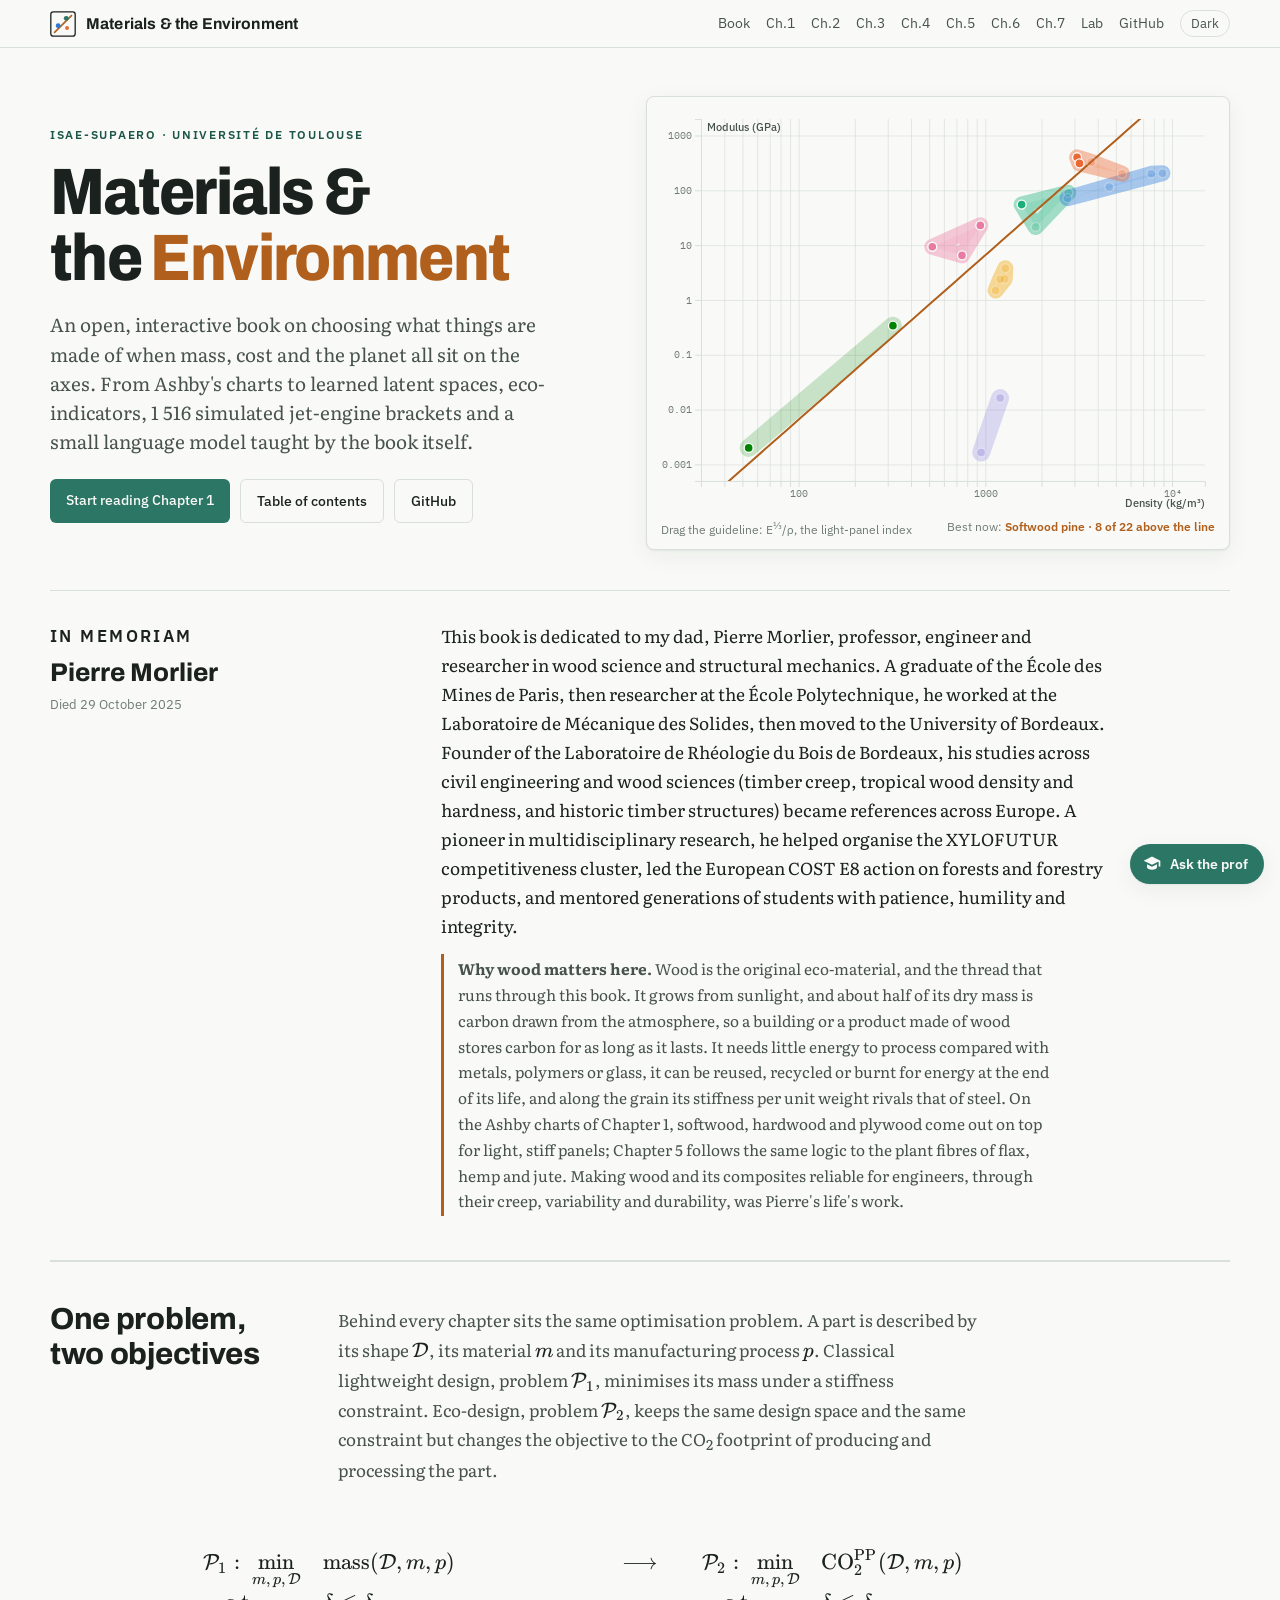
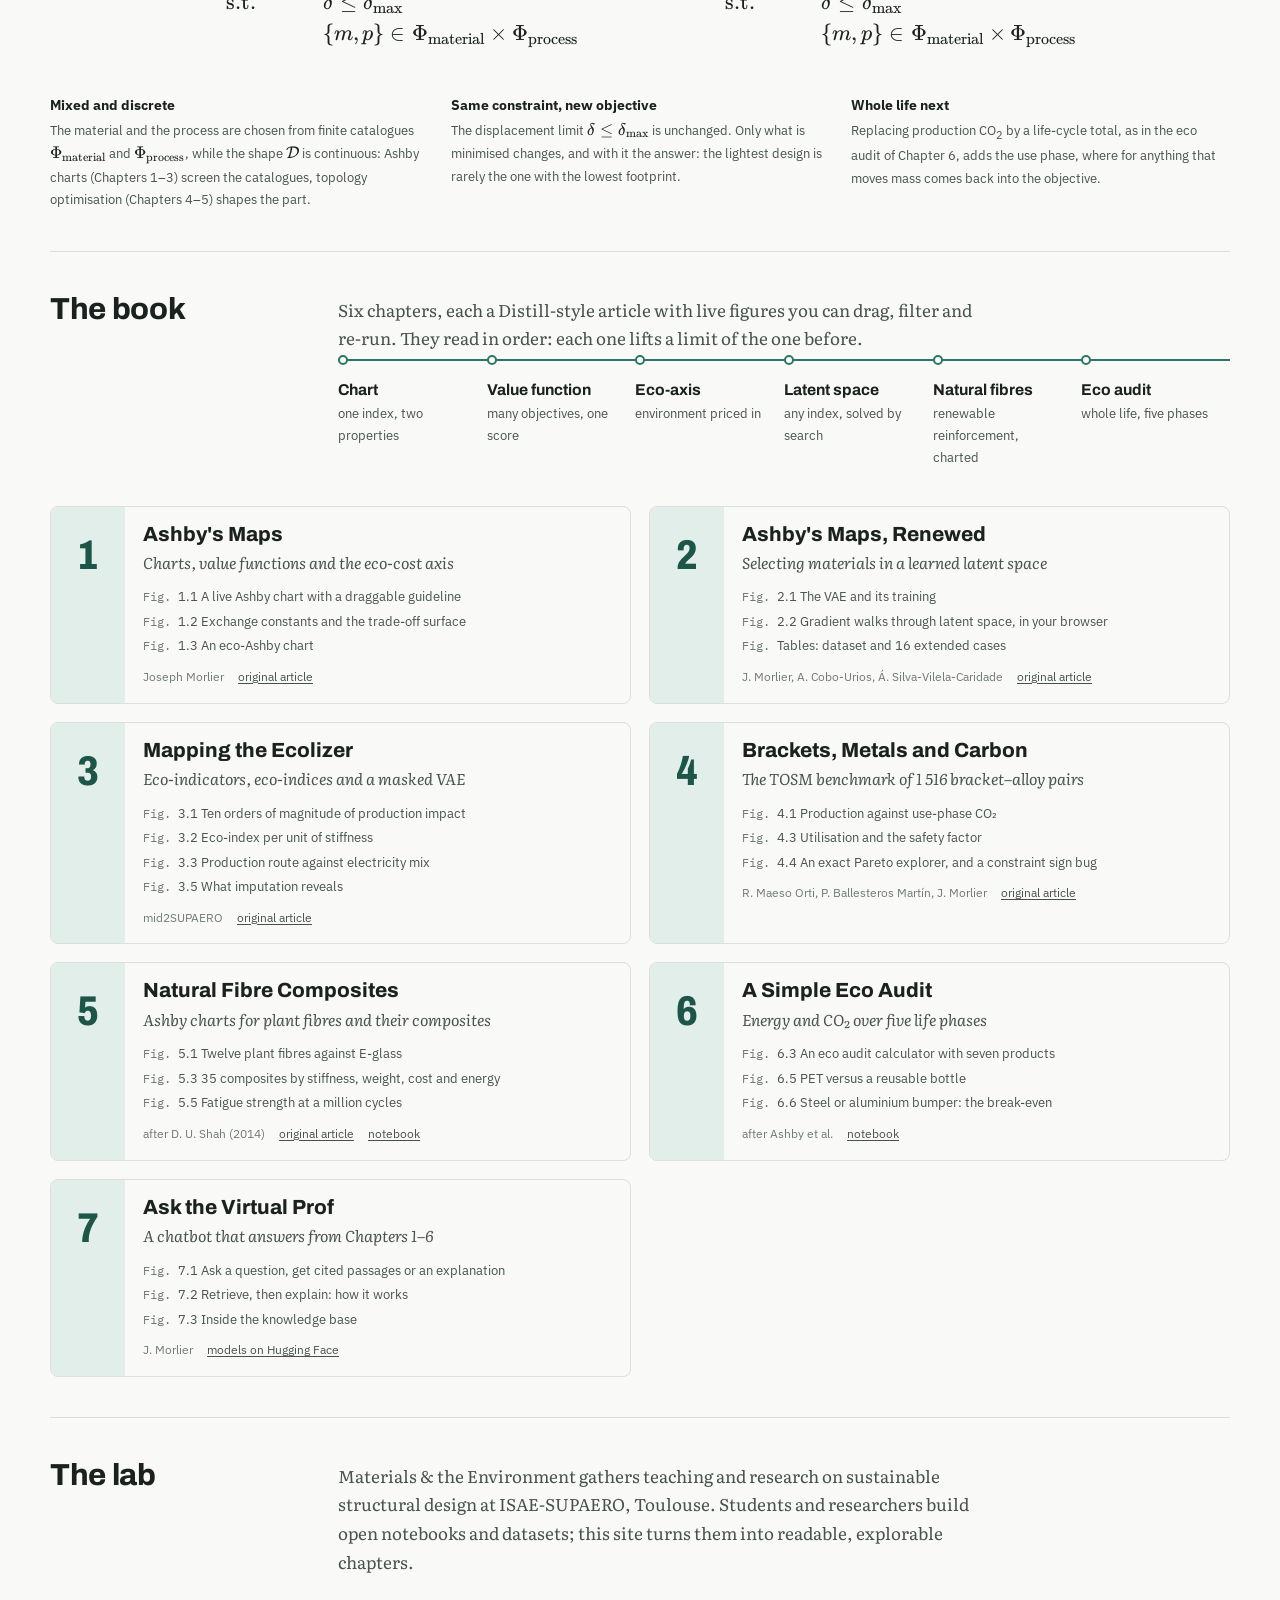
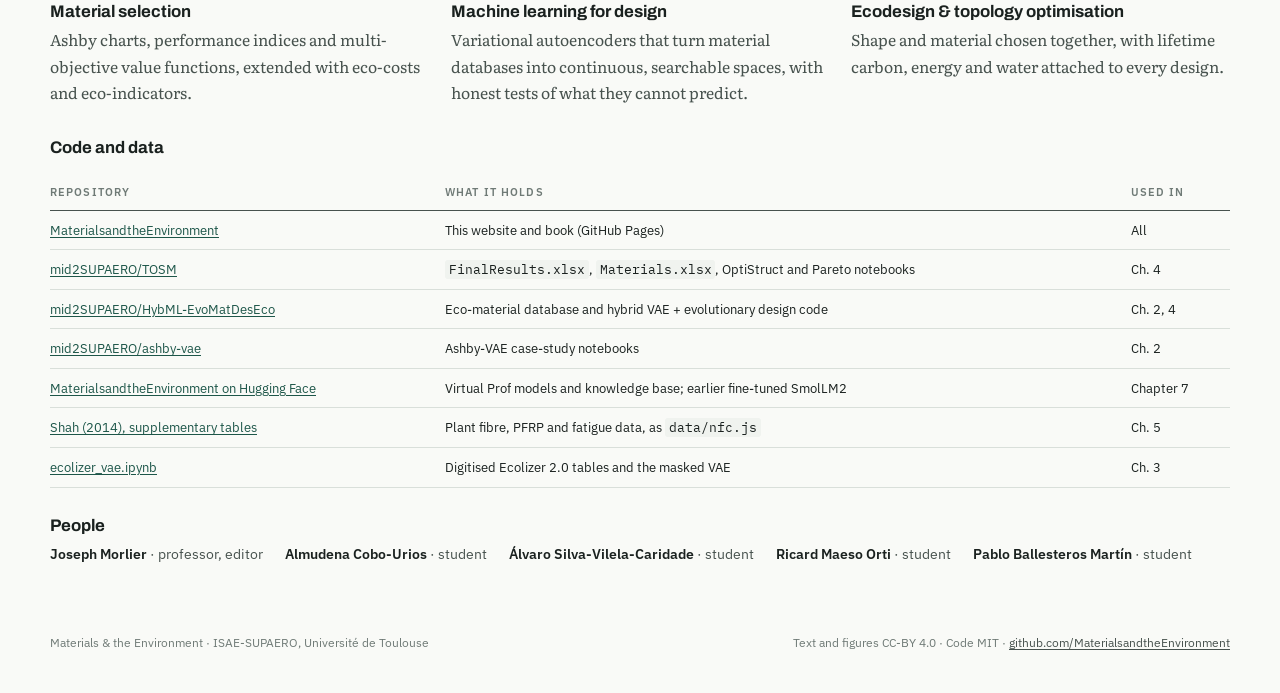
<file: index.html>
<!doctype html>
<html lang="en">
<head>
<meta charset="utf-8">
<meta name="viewport" content="width=device-width, initial-scale=1, viewport-fit=cover">
<title>Materials &amp; the Environment</title>
<meta name="claude:viewport-fit-sides" content="cover">
<meta name="description" content="Materials & the Environment: an interactive, Distill-style book on material selection, machine learning and ecodesign, from ISAE-SUPAERO.">
<link rel="preconnect" href="https://fonts.googleapis.com"><link rel="preconnect" href="https://fonts.gstatic.com" crossorigin>
<link rel="stylesheet" href="https://fonts.googleapis.com/css2?family=Archivo:wdth,wght@75..125,500..800&family=IBM+Plex+Mono:wght@400;500;600&family=IBM+Plex+Sans:wght@400;500;600&family=Literata:ital,opsz,wght@0,7..72,400..700;1,7..72,400&display=swap">
<link rel="stylesheet" href="assets/vendor/katex/katex.min.css">
<link rel="stylesheet" href="assets/css/distill-lite.css">
<style>
  /* Landing layout: a two-column hero (thesis + live chart), then the book as a numbered sequence of chapters. */
  .home { max-width: 1180px; margin: 0 auto; }
  .hero { display: grid; grid-template-columns: minmax(0, 1fr) minmax(0, 1.05fr); gap: 40px; align-items: center; padding-block: 48px 40px; }
  .hero .eyebrow { font-family: var(--f-ui); font-size: .78rem; letter-spacing: .14em; text-transform: uppercase; color: var(--accent-ink); font-weight: 600; margin: 0 0 14px; }
  .hero h1 { font-size: clamp(2.4rem, 5.6vw, 4.1rem); font-weight: 800; letter-spacing: -.025em; margin: 0 0 18px; font-stretch: 88%; line-height: 1.02; }
  .hero h1 em { font-style: normal; color: var(--hi); }
  .hero p.lead { font-size: 1.18rem; line-height: 1.55; color: var(--ink-2); margin: 0 0 22px; max-width: 46ch; }
  .hero .cta { display: flex; flex-wrap: wrap; gap: 10px; font-family: var(--f-ui); }
  .cta a { text-decoration: none; padding: 9px 16px; border-radius: 6px; font-size: .9rem; font-weight: 500; }
  .cta a.primary { background: var(--accent); color: var(--paper); }
  .cta a.primary:hover { background: var(--accent-ink); color: var(--paper); }
  .cta a.ghost { border: 1px solid var(--rule); color: var(--ink); }
  .cta a.ghost:hover { border-color: var(--accent); }
  .hero-fig { background: var(--paper); border: 1px solid var(--rule); border-radius: 8px; padding: 14px 14px 8px; box-shadow: var(--shadow); min-width: 0; }
  .hero-fig .cap { font-family: var(--f-ui); font-size: .76rem; color: var(--muted); margin-top: 6px; display: flex; justify-content: space-between; gap: 10px; flex-wrap: wrap; }
  .hero-fig .cap b { color: var(--hi); font-weight: 600; }
  @media (max-width: 860px) { .hero { grid-template-columns: minmax(0, 1fr); gap: 26px; padding-block: 32px 28px; } }

  .section { padding-block: 40px; border-top: 1px solid var(--rule); }
  .section > header { display: grid; grid-template-columns: minmax(0, 260px) minmax(0, 1fr); gap: 28px; margin-bottom: 26px; }
  .section h2 { font-size: 1.9rem; font-weight: 750; margin: 0; letter-spacing: -.01em; }
  .section header p { margin: 4px 0 0; color: var(--ink-2); max-width: 64ch; }
  @media (max-width: 760px) { .section > header { grid-template-columns: minmax(0, 1fr); gap: 8px; } }

  .chapters { list-style: none; margin: 0; padding: 0; display: grid; grid-template-columns: repeat(2, minmax(0, 1fr)); gap: 18px; counter-reset: ch; }
  @media (max-width: 760px) { .chapters { grid-template-columns: minmax(0, 1fr); } }
  .chapter { position: relative; border: 1px solid var(--rule); border-radius: 8px; background: var(--paper); display: grid; grid-template-columns: 74px minmax(0, 1fr); overflow: hidden; transition: border-color .15s; }
  .chapter:hover { border-color: var(--accent); }
  .chapter .num { font-family: var(--f-display); font-weight: 800; font-size: 2.6rem; color: var(--accent-ink); background: var(--accent-wash); display: flex; align-items: flex-start; justify-content: center; padding-top: 14px; font-stretch: 80%; }
  .chapter .body { padding: 16px 18px 16px; min-width: 0; }
  .chapter h3 { margin: 0 0 4px; font-size: 1.28rem; font-weight: 750; }
  .chapter h3 a { color: var(--ink); text-decoration: none; }
  .chapter h3 a::after { content: ""; position: absolute; inset: 0; }
  .chapter .sub { margin: 0 0 10px; color: var(--ink-2); font-style: italic; font-size: .98rem; }
  .chapter ul { margin: 0; padding: 0; list-style: none; font-family: var(--f-ui); font-size: .8rem; color: var(--ink-2); display: grid; gap: 3px; }
  .chapter ul li::before { content: "Fig. "; font-family: var(--f-mono); color: var(--muted); font-size: .74rem; }
  .chapter .meta { margin-top: 10px; font-family: var(--f-ui); font-size: .74rem; color: var(--muted); display: flex; gap: 6px 14px; flex-wrap: wrap; }
  .chapter .meta a { position: relative; z-index: 1; color: var(--ink-2); }

  .lineage { display: grid; grid-template-columns: repeat(6, minmax(0, 1fr)); gap: 0; margin: 6px 0 0; font-family: var(--f-ui); font-size: .82rem; }
  .lineage div { padding: 10px 14px 10px 0; border-top: 2px solid var(--accent); position: relative; }
  .lineage div::before { content: ""; position: absolute; top: -6px; left: 0; width: 10px; height: 10px; border-radius: 50%; background: var(--paper); border: 2px solid var(--accent); }
  .lineage b { display: block; font-family: var(--f-display); font-size: .98rem; color: var(--ink); margin-top: 6px; }
  .lineage span { color: var(--ink-2); }
  @media (max-width: 760px) { .lineage { grid-template-columns: minmax(0, 1fr) minmax(0, 1fr); row-gap: 14px; } }

  .dedication { border-top: 1px solid var(--rule); border-bottom: 1px solid var(--rule); padding-block: 30px 32px; display: grid; grid-template-columns: minmax(0, 1fr) minmax(0, 2.2fr); gap: 32px; align-items: start; }
  .dedication .tag { font-family: var(--f-ui); font-size: .74rem; letter-spacing: .14em; text-transform: uppercase; color: var(--hi); font-weight: 600; margin: 0 0 8px; }
  .dedication h2 { font-size: 1.6rem; margin: 0; font-weight: 750; }
  .dedication .dates { font-family: var(--f-ui); font-size: .84rem; color: var(--muted); margin-top: 6px; }
  .dedication p { margin: 0 0 12px; color: var(--ink-2); max-width: 68ch; }
  .dedication p:first-child { color: var(--ink); font-size: 1.08rem; }
  .dedication .wood { border-left: 3px solid var(--hi); padding: 2px 0 2px 14px; font-size: .96rem; margin-top: 14px; }
  @media (max-width: 860px) { .dedication { grid-template-columns: minmax(0, 1fr); gap: 14px; } }

  .maths .eq { overflow-x: auto; padding: 14px 0 6px; }
  .maths .eq d-math[block] { margin: 0; font-size: 1.08em; }
  .maths .eq-narrow { display: none; }
  @media (max-width: 860px) { .maths .eq-wide { display: none; } .maths .eq-narrow { display: block; } .maths .eq-narrow d-math[block] { font-size: .95em; } }
  .maths .keys { display: grid; grid-template-columns: repeat(3, minmax(0, 1fr)); gap: 14px 22px; font-family: var(--f-ui); font-size: .84rem; color: var(--ink-2); margin-top: 14px; }
  .maths .keys b { display: block; color: var(--ink); font-size: .9rem; margin-bottom: 2px; }
  @media (max-width: 760px) { .maths .keys { grid-template-columns: minmax(0, 1fr); } }

  .lab-grid { display: grid; grid-template-columns: repeat(3, minmax(0, 1fr)); gap: 22px; }
  @media (max-width: 860px) { .lab-grid { grid-template-columns: minmax(0, 1fr); } }
  .lab-grid h3 { font-size: 1.05rem; margin: 0 0 6px; }
  .lab-grid p { margin: 0; color: var(--ink-2); font-size: .98rem; }
  .repos { width: 100%; border-collapse: collapse; font-family: var(--f-ui); font-size: .84rem; }
  .repos td, .repos th { border-bottom: 1px solid var(--rule); padding: 8px 12px 8px 0; text-align: left; vertical-align: top; }
  .repos th { font-size: .7rem; letter-spacing: .1em; text-transform: uppercase; color: var(--muted); font-weight: 600; border-bottom-color: var(--ink-2); }
  .repos code { font-size: .8rem; }
  .people { display: flex; flex-wrap: wrap; gap: 8px 22px; font-family: var(--f-ui); font-size: .88rem; color: var(--ink-2); margin: 0; padding: 0; list-style: none; }
  .people b { color: var(--ink); font-weight: 600; }
</style>
<script src="assets/vendor/d3.min.js"></script>
<script src="assets/vendor/katex/katex.min.js"></script>
<script src="assets/js/distill-lite.js" data-root="."></script>
<script src="assets/js/common.js"></script>
<script src="data/materials22.js"></script>
</head>
<body>
<d-site-header current="home"></d-site-header>

<main class="home">
  <section class="hero" aria-labelledby="hero-title">
    <div>
      <p class="eyebrow">ISAE-SUPAERO · Université de Toulouse</p>
      <h1 id="hero-title">Materials &amp; the <em>Environment</em></h1>
      <p class="lead">An open, interactive book on choosing what things are made of when mass, cost and the planet all sit on the axes. From Ashby's charts to learned latent spaces, eco-indicators, 1 516 simulated jet-engine brackets and a small language model taught by the book itself.</p>
      <div class="cta">
        <a class="primary" href="book/ch1-ashby-maps.html">Start reading Chapter 1</a>
        <a class="ghost" href="#book">Table of contents</a>
        <a class="ghost" href="https://github.com/MaterialsandtheEnvironment">GitHub</a>
      </div>
    </div>
    <figure class="hero-fig" style="margin:0">
      <div id="hero-chart"></div>
      <div class="cap"><span>Drag the guideline: E<sup>⅓</sup>/ρ, the light-panel index</span><span>Best now: <b id="hero-best">—</b></span></div>
    </figure>
  </section>

  <section class="dedication" aria-labelledby="dedication-title">
    <div>
      <p class="tag">In memoriam</p>
      <h2 id="dedication-title">Pierre Morlier</h2>
      <div class="dates">Died 29 October 2025</div>
    </div>
    <div>
      <p>This book is dedicated to my dad, Pierre Morlier, professor, engineer and researcher in wood science and structural mechanics. A graduate of the École des Mines de Paris, then researcher at the École Polytechnique, he worked at the Laboratoire de Mécanique des Solides, then moved to the University of Bordeaux. Founder of the Laboratoire de Rhéologie du Bois de Bordeaux, his studies across civil engineering and wood sciences (timber creep, tropical wood density and hardness, and historic timber structures) became references across Europe. A pioneer in multidisciplinary research, he helped organise the XYLOFUTUR competitiveness cluster, led the European COST E8 action on forests and forestry products, and mentored generations of students with patience, humility and integrity.</p>
      <p class="wood"><b>Why wood matters here.</b> Wood is the original eco-material, and the thread that runs through this book. It grows from sunlight, and about half of its dry mass is carbon drawn from the atmosphere, so a building or a product made of wood stores carbon for as long as it lasts. It needs little energy to process compared with metals, polymers or glass, it can be reused, recycled or burnt for energy at the end of its life, and along the grain its stiffness per unit weight rivals that of steel. On the Ashby charts of Chapter 1, softwood, hardwood and plywood come out on top for light, stiff panels; Chapter 5 follows the same logic to the plant fibres of flax, hemp and jute. Making wood and its composites reliable for engineers, through their creep, variability and durability, was Pierre's life's work.</p>
    </div>
  </section>

  <section class="section maths" id="maths" aria-labelledby="maths-title">
    <header>
      <h2 id="maths-title">One problem, two objectives</h2>
      <div>
        <p>Behind every chapter sits the same optimisation problem. A part is described by its shape <d-math>\mathcal{D}</d-math>, its material <d-math>m</d-math> and its manufacturing process <d-math>p</d-math>. Classical lightweight design, problem <d-math>\mathcal{P}_1</d-math>, minimises its mass under a stiffness constraint. Eco-design, problem <d-math>\mathcal{P}_2</d-math>, keeps the same design space and the same constraint but changes the objective to the CO<sub>2</sub> footprint of producing and processing the part.</p>
      </div>
    </header>
    <div class="eq eq-wide"><d-math block>\begin{array}{llcll}
\mathcal{P}_1:\ \displaystyle\min_{m,\,p,\,\mathcal{D}} & \operatorname{mass}(\mathcal{D}, m, p) & \quad\longrightarrow\quad & \mathcal{P}_2:\ \displaystyle\min_{m,\,p,\,\mathcal{D}} & \mathrm{CO}_2^{\mathrm{PP}}(\mathcal{D}, m, p)\\[6pt]
\quad\text{s.t.} & \delta \le \delta_{\max} & & \quad\text{s.t.} & \delta \le \delta_{\max}\\[2pt]
 & \{m, p\} \in \Phi_{\text{material}} \times \Phi_{\text{process}} & & & \{m, p\} \in \Phi_{\text{material}} \times \Phi_{\text{process}}
\end{array}</d-math></div>
    <div class="eq eq-narrow"><d-math block>\begin{array}{ll}
\mathcal{P}_1:\ \displaystyle\min_{m,\,p,\,\mathcal{D}} & \operatorname{mass}(\mathcal{D}, m, p)\\[2pt]
\text{s.t.} & \delta \le \delta_{\max}\\[2pt]
 & \{m, p\} \in \Phi_{\text{mat}} \times \Phi_{\text{proc}}\\[4pt]
 & \Big\downarrow\\[4pt]
\mathcal{P}_2:\ \displaystyle\min_{m,\,p,\,\mathcal{D}} & \mathrm{CO}_2^{\mathrm{PP}}(\mathcal{D}, m, p)\\[2pt]
\text{s.t.} & \delta \le \delta_{\max}\\[2pt]
 & \{m, p\} \in \Phi_{\text{mat}} \times \Phi_{\text{proc}}
\end{array}</d-math></div>
    <div class="keys">
      <div><b>Mixed and discrete</b>The material and the process are chosen from finite catalogues <d-math>\Phi_{\text{material}}</d-math> and <d-math>\Phi_{\text{process}}</d-math>, while the shape <d-math>\mathcal{D}</d-math> is continuous: Ashby charts (Chapters 1–3) screen the catalogues, topology optimisation (Chapters 4–5) shapes the part.</div>
      <div><b>Same constraint, new objective</b>The displacement limit <d-math>\delta \le \delta_{\max}</d-math> is unchanged. Only what is minimised changes, and with it the answer: the lightest design is rarely the one with the lowest footprint.</div>
      <div><b>Whole life next</b>Replacing production CO<sub>2</sub> by a life-cycle total, as in the eco audit of Chapter 6, adds the use phase, where for anything that moves mass comes back into the objective.</div>
    </div>
  </section>

  <section class="section" id="book" aria-labelledby="book-title">
    <header>
      <h2 id="book-title">The book</h2>
      <div>
        <p>Six chapters, each a Distill-style article with live figures you can drag, filter and re-run. They read in order: each one lifts a limit of the one before.</p>
        <div class="lineage" aria-label="Lineage of methods">
          <div><b>Chart</b><span>one index, two properties</span></div>
          <div><b>Value function</b><span>many objectives, one score</span></div>
          <div><b>Eco-axis</b><span>environment priced in</span></div>
          <div><b>Latent space</b><span>any index, solved by search</span></div>
          <div><b>Natural fibres</b><span>renewable reinforcement, charted</span></div>
          <div><b>Eco audit</b><span>whole life, five phases</span></div>
        </div>
      </div>
    </header>
    <ol class="chapters">
      <li class="chapter"><div class="num" aria-hidden="true">1</div><div class="body">
        <h3><a href="book/ch1-ashby-maps.html">Ashby's Maps</a></h3>
        <p class="sub">Charts, value functions and the eco-cost axis</p>
        <ul><li>1.1 A live Ashby chart with a draggable guideline</li><li>1.2 Exchange constants and the trade-off surface</li><li>1.3 An eco-Ashby chart</li></ul>
        <div class="meta"><span>Joseph Morlier</span><a href="https://mid2supaero.github.io/ashby-maps/">original article</a></div>
      </div></li>
      <li class="chapter"><div class="num" aria-hidden="true">2</div><div class="body">
        <h3><a href="book/ch2-latent-maps.html">Ashby's Maps, Renewed</a></h3>
        <p class="sub">Selecting materials in a learned latent space</p>
        <ul><li>2.1 The VAE and its training</li><li>2.2 Gradient walks through latent space, in your browser</li><li>Tables: dataset and 16 extended cases</li></ul>
        <div class="meta"><span>J. Morlier, A. Cobo-Urios, Á. Silva-Vilela-Caridade</span><a href="https://mid2supaero.github.io/ashby-maps-renewed/">original article</a></div>
      </div></li>
      <li class="chapter"><div class="num" aria-hidden="true">3</div><div class="body">
        <h3><a href="book/ch3-ecolizer.html">Mapping the Ecolizer</a></h3>
        <p class="sub">Eco-indicators, eco-indices and a masked VAE</p>
        <ul><li>3.1 Ten orders of magnitude of production impact</li><li>3.2 Eco-index per unit of stiffness</li><li>3.3 Production route against electricity mix</li><li>3.5 What imputation reveals</li></ul>
        <div class="meta"><span>mid2SUPAERO</span><a href="https://mid2supaero.github.io/ecolizer-vae/">original article</a></div>
      </div></li>
      <li class="chapter"><div class="num" aria-hidden="true">4</div><div class="body">
        <h3><a href="book/ch4-tosm.html">Brackets, Metals and Carbon</a></h3>
        <p class="sub">The TOSM benchmark of 1 516 bracket–alloy pairs</p>
        <ul><li>4.1 Production against use-phase CO₂</li><li>4.3 Utilisation and the safety factor</li><li>4.4 An exact Pareto explorer, and a constraint sign bug</li></ul>
        <div class="meta"><span>R. Maeso Orti, P. Ballesteros Martín, J. Morlier</span><a href="https://mid2supaero.github.io/tosm/">original article</a></div>
      </div></li>
      <li class="chapter"><div class="num" aria-hidden="true">5</div><div class="body">
        <h3><a href="book/ch5-natural-fibres.html">Natural Fibre Composites</a></h3>
        <p class="sub">Ashby charts for plant fibres and their composites</p>
        <ul><li>5.1 Twelve plant fibres against E-glass</li><li>5.3 35 composites by stiffness, weight, cost and energy</li><li>5.5 Fatigue strength at a million cycles</li></ul>
        <div class="meta"><span>after D. U. Shah (2014)</span><a href="https://doi.org/10.1016/j.matdes.2014.05.002">original article</a><a href="notebooks/natural_fibre_composites.ipynb">notebook</a></div>
      </div></li>
      <li class="chapter"><div class="num" aria-hidden="true">6</div><div class="body">
        <h3><a href="book/ch6-eco-audit.html">A Simple Eco Audit</a></h3>
        <p class="sub">Energy and CO₂ over five life phases</p>
        <ul><li>6.3 An eco audit calculator with seven products</li><li>6.5 PET versus a reusable bottle</li><li>6.6 Steel or aluminium bumper: the break-even</li></ul>
        <div class="meta"><span>after Ashby et al.</span><a href="notebooks/eco_audit.ipynb">notebook</a></div>
      </div></li>
      <li class="chapter"><div class="num" aria-hidden="true">7</div><div class="body">
        <h3><a href="book/ch7-virtual-prof.html">Ask the Virtual Prof</a></h3>
        <p class="sub">A chatbot that answers from Chapters 1–6</p>
        <ul><li>7.1 Ask a question, get cited passages or an explanation</li><li>7.2 Retrieve, then explain: how it works</li><li>7.3 Inside the knowledge base</li></ul>
        <div class="meta"><span>J. Morlier</span><a href="https://huggingface.co/MaterialsandtheEnvironment">models on Hugging Face</a></div>
      </div></li>
    </ol>
  </section>

  <section class="section" id="lab" aria-labelledby="lab-title">
    <header>
      <h2 id="lab-title">The lab</h2>
      <p>Materials &amp; the Environment gathers teaching and research on sustainable structural design at ISAE-SUPAERO, Toulouse. Students and researchers build open notebooks and datasets; this site turns them into readable, explorable chapters.</p>
    </header>
    <div class="lab-grid">
      <div><h3>Material selection</h3><p>Ashby charts, performance indices and multi-objective value functions, extended with eco-costs and eco-indicators.</p></div>
      <div><h3>Machine learning for design</h3><p>Variational autoencoders that turn material databases into continuous, searchable spaces, with honest tests of what they cannot predict.</p></div>
      <div><h3>Ecodesign &amp; topology optimisation</h3><p>Shape and material chosen together, with lifetime carbon, energy and water attached to every design.</p></div>
    </div>
    <h3 style="font-size:1.05rem;margin:32px 0 8px">Code and data</h3>
    <div class="table-wrap" style="overflow-x:auto">
      <table class="repos">
        <thead><tr><th>Repository</th><th>What it holds</th><th>Used in</th></tr></thead>
        <tbody>
          <tr><td><a href="https://github.com/MaterialsandtheEnvironment">MaterialsandtheEnvironment</a></td><td>This website and book (GitHub Pages)</td><td>All</td></tr>
          <tr><td><a href="https://github.com/mid2SUPAERO/TOSM">mid2SUPAERO/TOSM</a></td><td><code>FinalResults.xlsx</code>, <code>Materials.xlsx</code>, OptiStruct and Pareto notebooks</td><td>Ch. 4</td></tr>
          <tr><td><a href="https://github.com/mid2SUPAERO/HybML-EvoMatDesEco">mid2SUPAERO/HybML-EvoMatDesEco</a></td><td>Eco-material database and hybrid VAE + evolutionary design code</td><td>Ch. 2, 4</td></tr>
          <tr><td><a href="https://github.com/mid2SUPAERO/ashby-vae">mid2SUPAERO/ashby-vae</a></td><td>Ashby-VAE case-study notebooks</td><td>Ch. 2</td></tr>
          <tr><td><a href="https://huggingface.co/MaterialsandtheEnvironment">MaterialsandtheEnvironment on Hugging Face</a></td><td>Virtual Prof models and knowledge base; earlier fine-tuned SmolLM2</td><td>Chapter 7</td></tr>
          <tr><td><a href="https://doi.org/10.1016/j.matdes.2014.05.002">Shah (2014), supplementary tables</a></td><td>Plant fibre, PFRP and fatigue data, as <code>data/nfc.js</code></td><td>Ch. 5</td></tr>
          <tr><td><a href="https://mid2supaero.github.io/ecolizer-vae/notebook/ecolizer_vae.ipynb">ecolizer_vae.ipynb</a></td><td>Digitised Ecolizer 2.0 tables and the masked VAE</td><td>Ch. 3</td></tr>
        </tbody>
      </table>
    </div>
    <h3 style="font-size:1.05rem;margin:28px 0 8px">People</h3>
    <ul class="people">
      <li><b>Joseph Morlier</b> · professor, editor</li>
      <li><b>Almudena Cobo-Urios</b> · student</li>
      <li><b>Álvaro Silva-Vilela-Caridade</b> · student</li>
      <li><b>Ricard Maeso Orti</b> · student</li>
      <li><b>Pablo Ballesteros Martín</b> · student</li>
    </ul>
  </section>
</main>

<d-site-footer></d-site-footer>

<script>
(function () {
  const { css, familyColor, mount, showTip, hideTip, fmt } = window.MATENV;
  const M = window.MAT22, a = 1 / 3;
  const idx = (d) => Math.pow(d.E, a) / d.rho;
  let C = Math.log10(d3.quantile(M.map(idx).sort(d3.ascending), 0.62));
  const best = document.getElementById("hero-best");
  mount("#hero-chart", (w) => Math.min(400, w * 0.74), (svg, w, h) => {
    const m = { t: 8, r: 10, b: 30, l: 40 };
    const x = d3.scaleLog().domain([30, 15000]).range([m.l, w - m.r]);
    const y = d3.scaleLog().domain([5e-4, 2000]).range([h - m.b, m.t]);
    svg.append("g").attr("class", "grid").attr("transform", `translate(0,${h - m.b})`).call(d3.axisBottom(x).ticks(4).tickSize(-(h - m.t - m.b)).tickFormat(""));
    svg.append("g").attr("class", "grid").attr("transform", `translate(${m.l},0)`).call(d3.axisLeft(y).ticks(5).tickSize(-(w - m.l - m.r)).tickFormat(""));
    svg.append("g").attr("class", "axis").attr("transform", `translate(0,${h - m.b})`).call(d3.axisBottom(x).ticks(4).tickFormat(fmt.logTick));
    svg.append("g").attr("class", "axis").attr("transform", `translate(${m.l},0)`).call(d3.axisLeft(y).ticks(5).tickFormat(fmt.logTick));
    svg.append("text").attr("class", "axis-label").attr("x", w - m.r).attr("y", h - 4).attr("text-anchor", "end").text("Density (kg/m³)");
    svg.append("text").attr("class", "axis-label").attr("x", m.l + 6).attr("y", m.t + 12).text("Modulus (GPa)");
    svg.append("clipPath").attr("id", "hc").append("rect").attr("x", m.l).attr("y", m.t).attr("width", w - m.l - m.r).attr("height", h - m.t - m.b);
    const plot = svg.append("g").attr("clip-path", "url(#hc)");
    for (const [f, ms] of d3.group(M, (d) => d.family)) {
      const pts = ms.map((d) => [x(d.rho), y(d.E)]); const hull = pts.length >= 3 ? d3.polygonHull(pts) : null; const col = familyColor(f);
      if (hull) plot.append("path").attr("d", "M" + hull.join("L") + "Z").attr("fill", col).attr("fill-opacity", 0.12).attr("stroke", col).attr("stroke-opacity", 0.4).attr("stroke-width", 16).attr("stroke-linejoin", "round");
      else plot.append("line").attr("x1", pts[0][0]).attr("y1", pts[0][1]).attr("x2", pts[1][0]).attr("y2", pts[1][1]).attr("stroke", col).attr("stroke-opacity", 0.2).attr("stroke-width", 18).attr("stroke-linecap", "round");
    }
    const gl = plot.append("g"), pg = svg.append("g");
    const ly = (r) => Math.pow(Math.pow(10, C) * r, 1 / a);
    function draw() {
      gl.selectAll("*").remove(); pg.selectAll("*").remove();
      const pts = d3.range(0, 41).map((i) => { const r = 30 * Math.pow(500, i / 40); return [x(r), y(ly(r))]; });
      gl.append("path").attr("class", "guide").attr("fill", "none").attr("d", d3.line()(pts));
      gl.append("path").attr("class", "guide-hit").attr("fill", "none").attr("d", d3.line()(pts)).call(d3.drag().on("drag", (e) => { C = Math.log10(Math.pow(y.invert(e.y), a) / x.invert(e.x)); draw(); }));
      const top = d3.greatest(M, idx);
      const n = pg.selectAll("g").data(M).join("g").attr("transform", (d) => `translate(${x(d.rho)},${y(d.E)})`).classed("dim", (d) => d.E < ly(d.rho))
        .on("mousemove", (e, d) => showTip(e, `<b>${d.name}</b><br><span class="mono">${d.family}<br>E ${d.E} GPa · ρ ${d.rho} kg/m³</span>`)).on("mouseleave", hideTip);
      n.append("circle").attr("r", 4.5).attr("fill", (d) => familyColor(d.family)).attr("stroke", css("--paper")).attr("stroke-width", 1.4);
      const surv = M.filter((d) => d.E >= ly(d.rho)).sort((p, q) => idx(q) - idx(p));
      best.textContent = surv.length ? `${top.name} · ${surv.length} of 22 above the line` : "none above the line";
    }
    draw();
  }, { label: "Interactive stiffness–density chart" });
})();
</script>
</body>
</html>
</file>
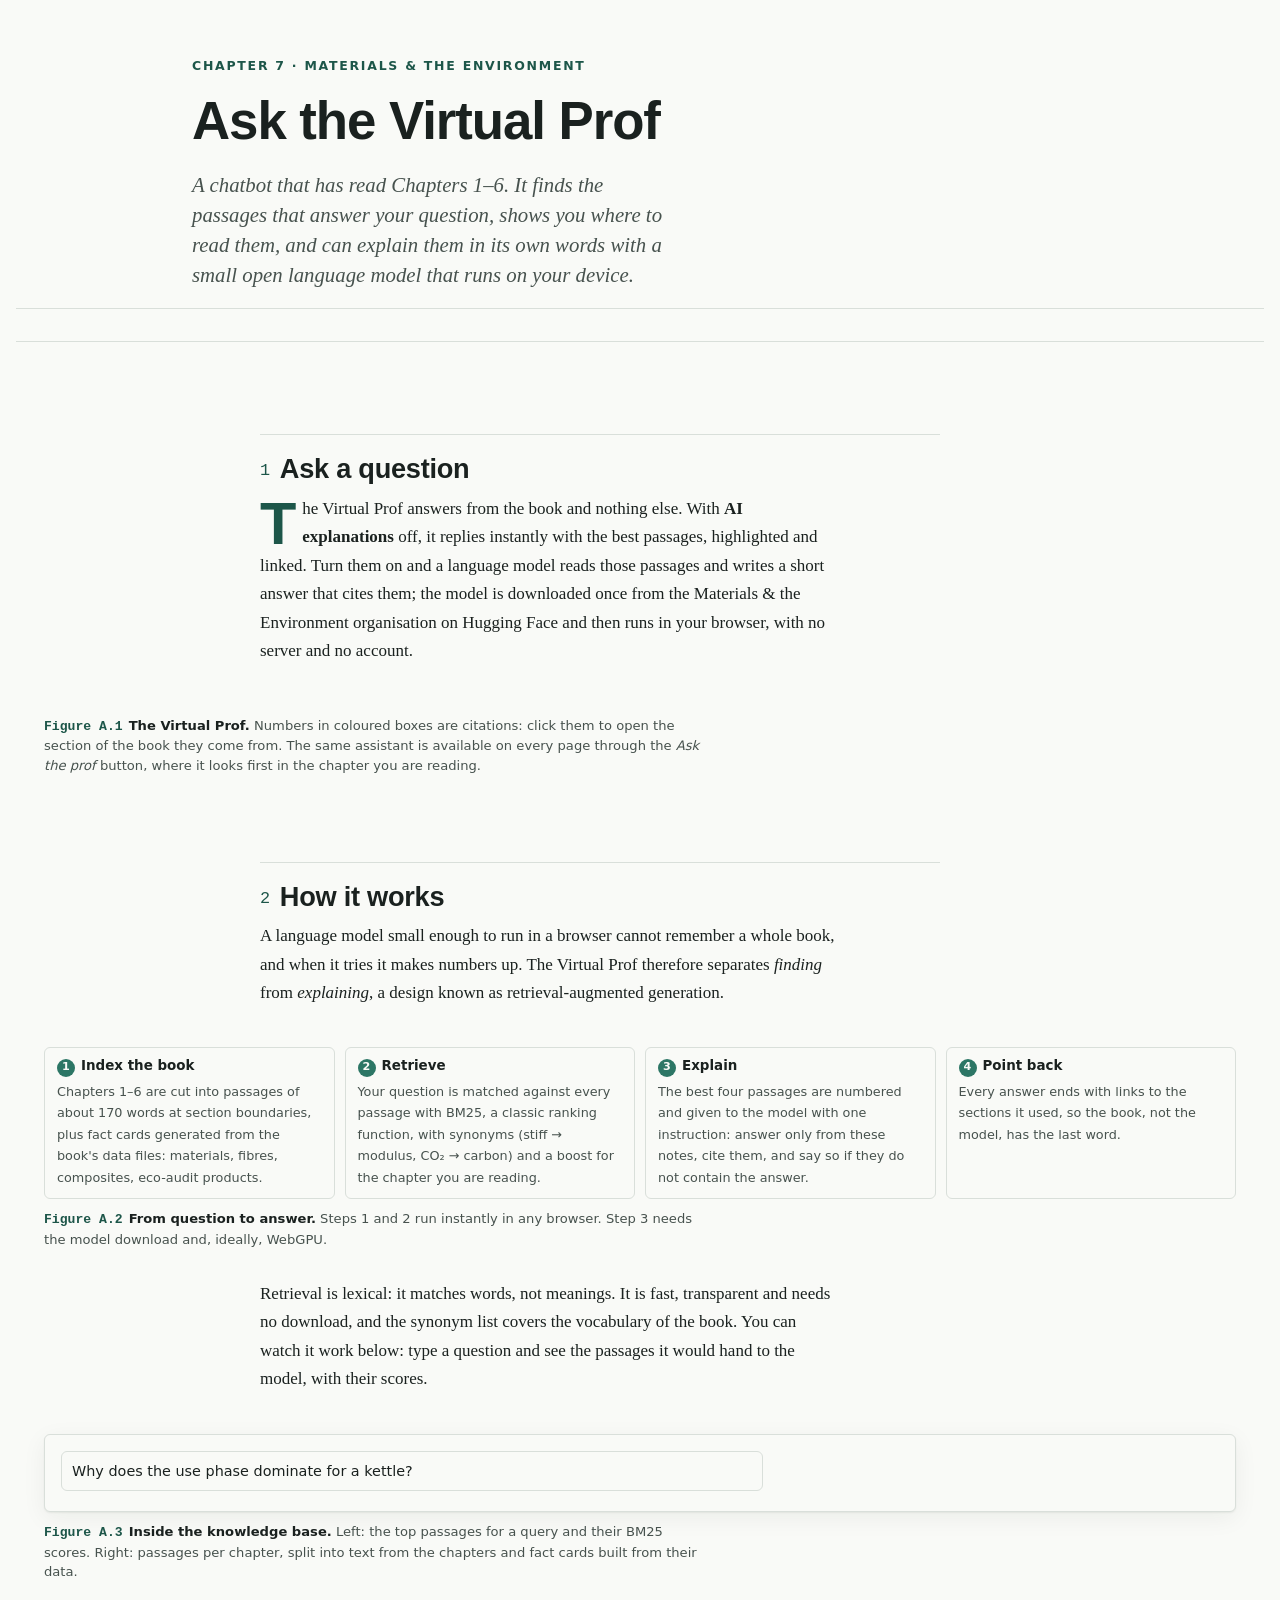
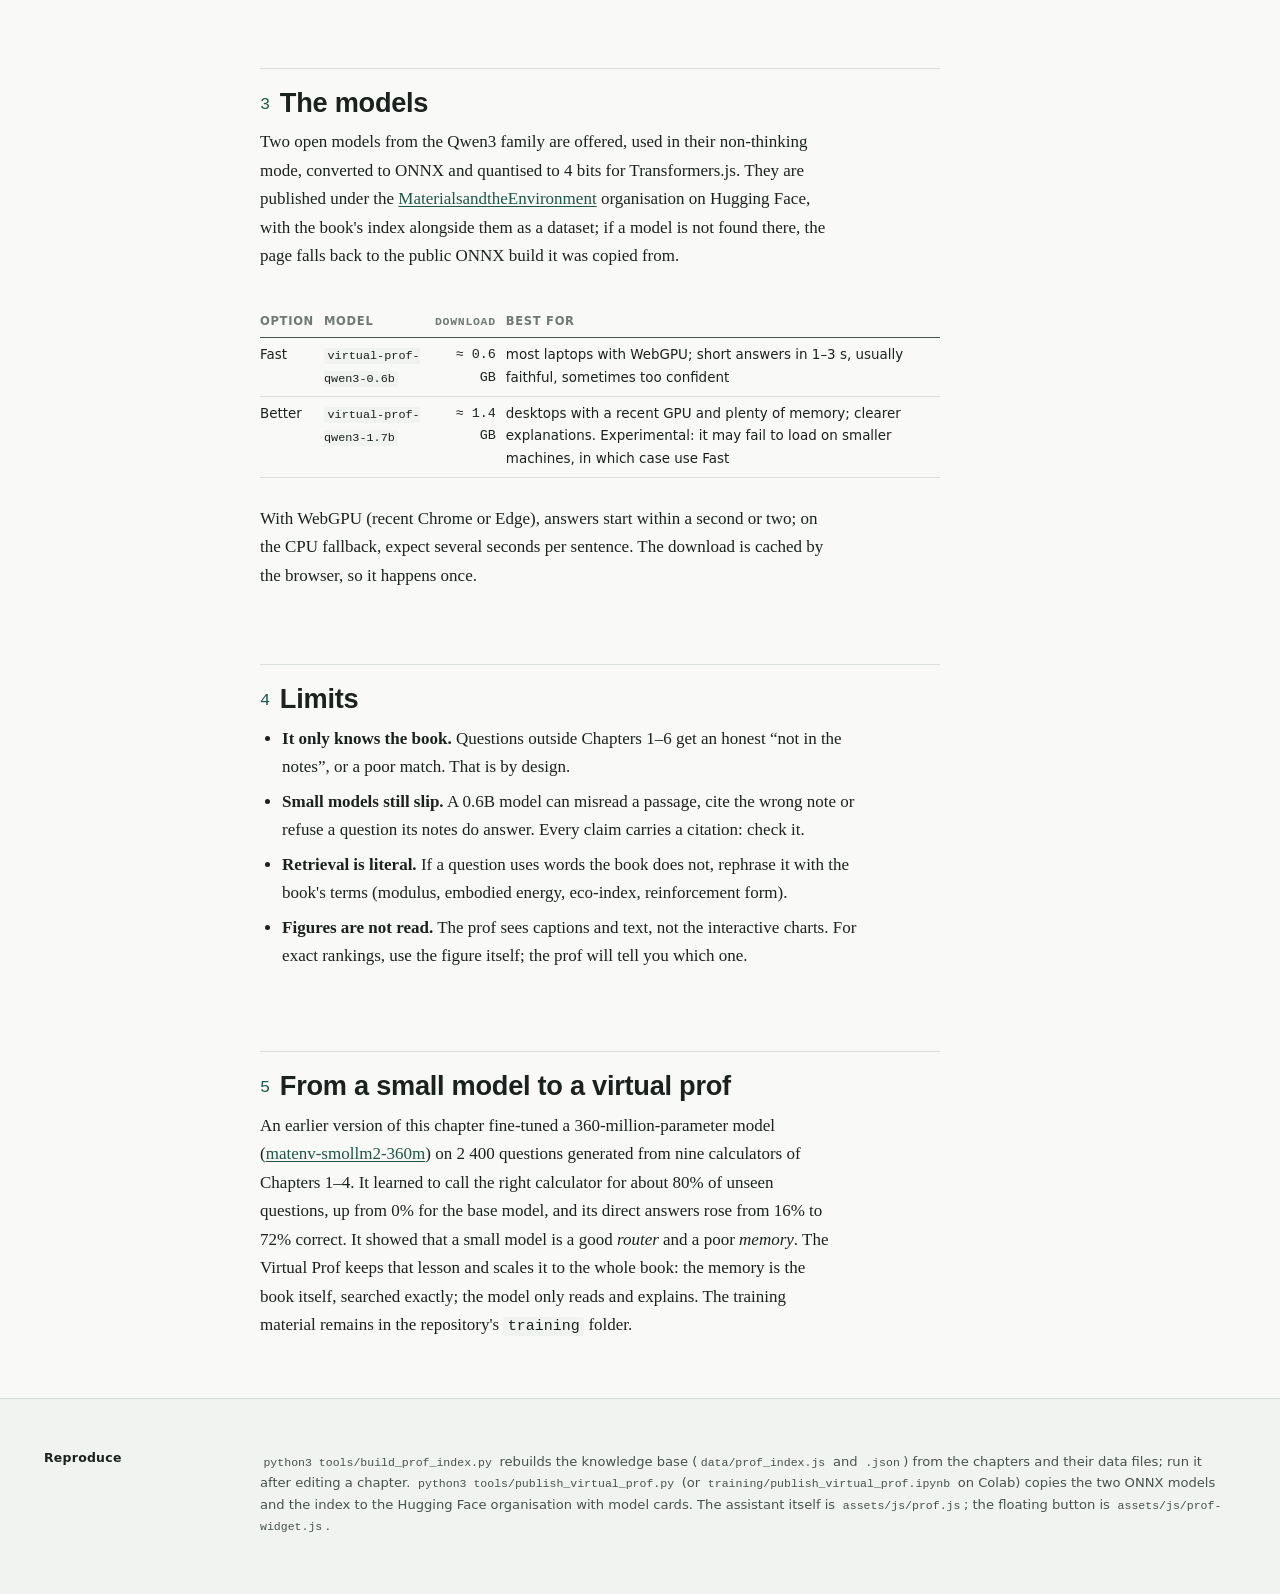
<file: book/backup-a-small-model.html>
<!doctype html>
<html lang="en"><head><meta charset="utf-8"><title>Moved: Ask the Virtual Prof</title>
<meta http-equiv="refresh" content="0; url=ch7-virtual-prof.html">
<link rel="canonical" href="ch7-virtual-prof.html"></head>
<body><p>This chapter is now <a href="ch7-virtual-prof.html">Ask the Virtual Prof</a>.</p></body></html>
</file>
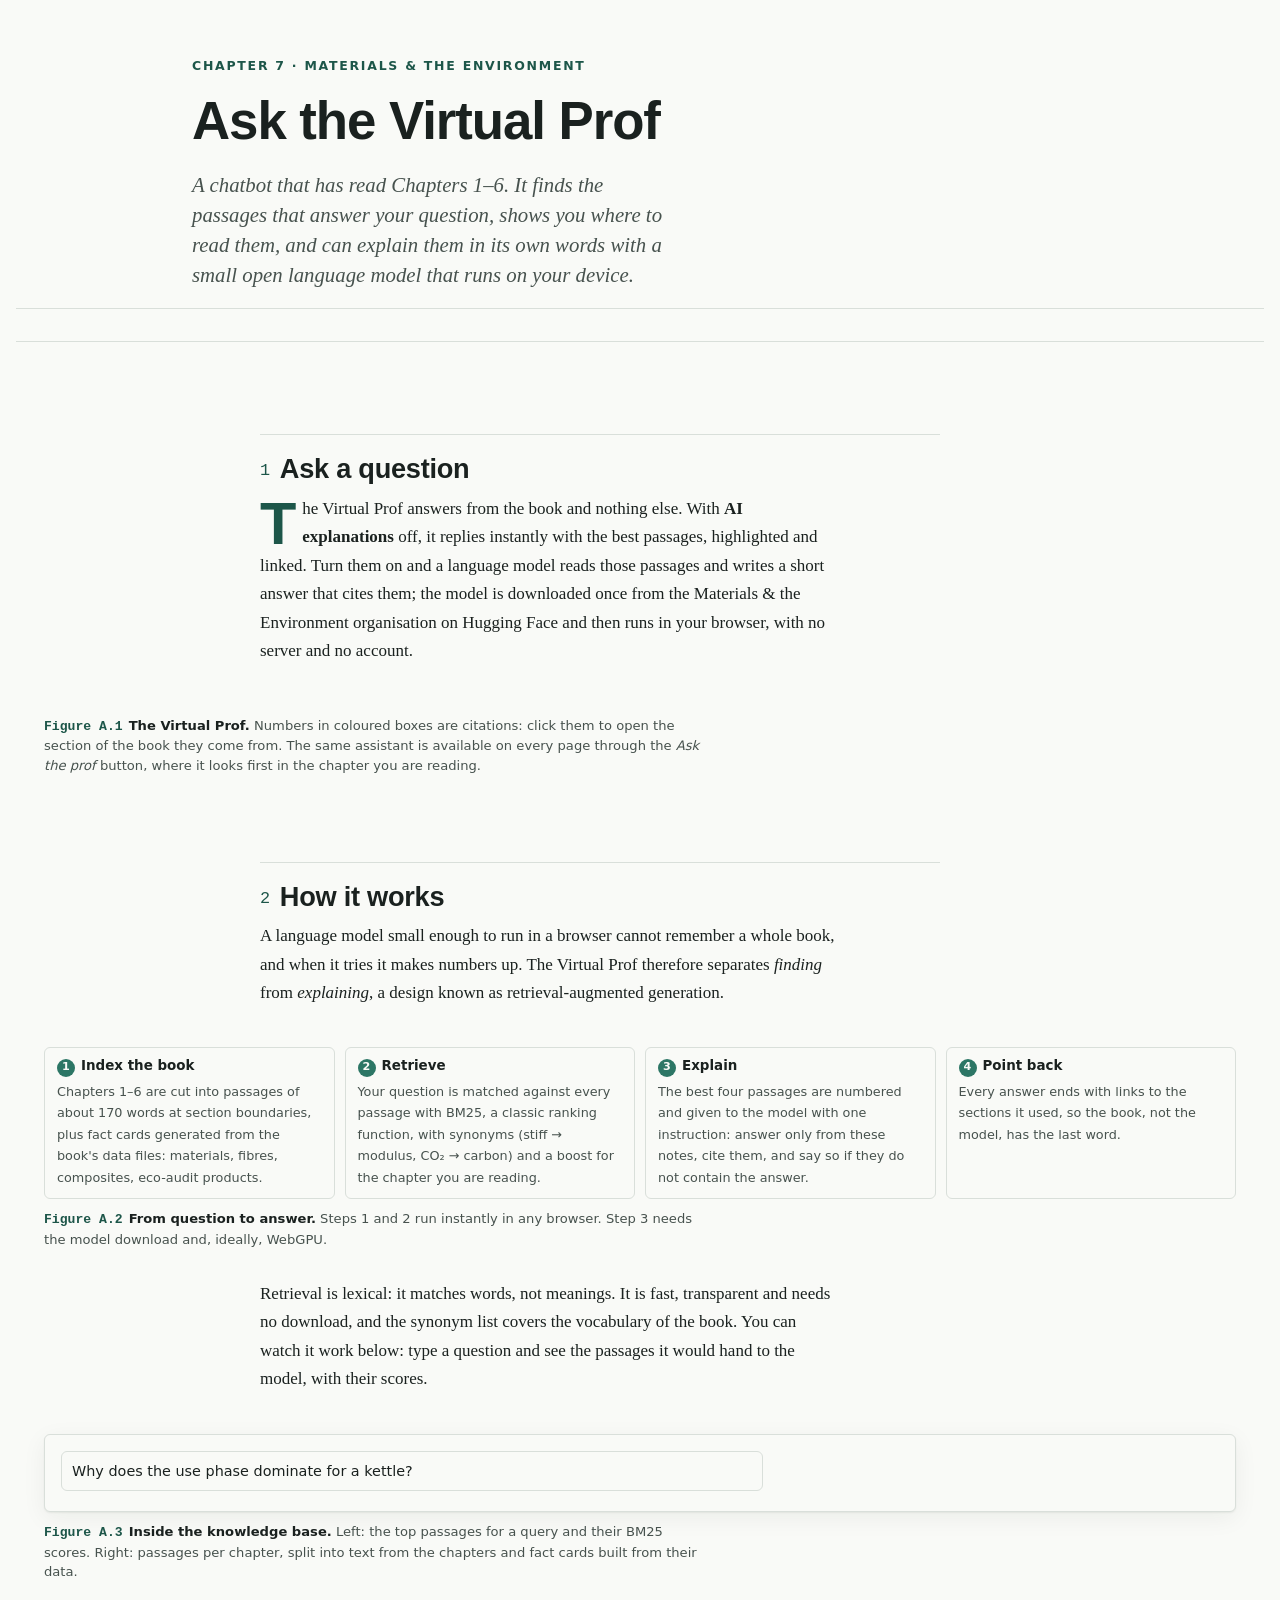
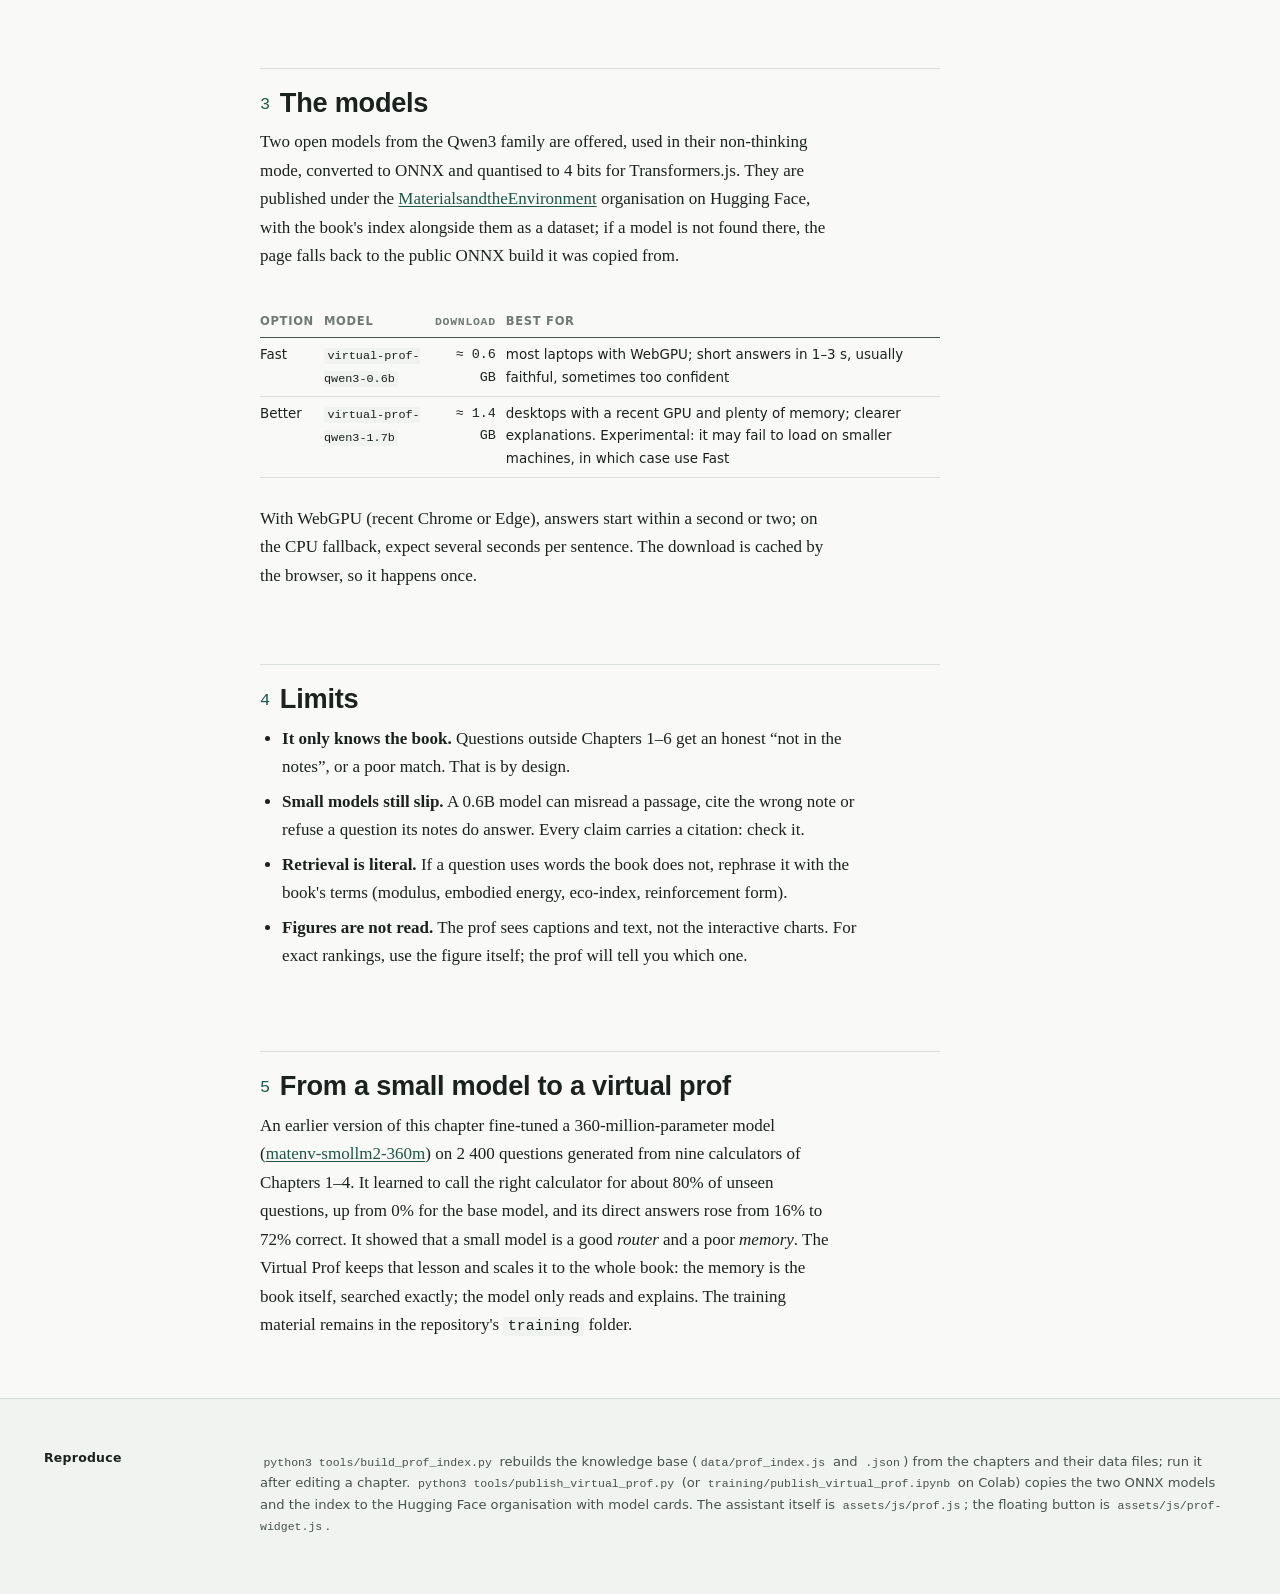
<file: book/backup-a-virtual-prof.html>
<!doctype html><html lang="en"><head><meta charset="utf-8"><meta http-equiv="refresh" content="0; url=ch7-virtual-prof.html"><link rel="canonical" href="ch7-virtual-prof.html"><title>Moved</title></head><body><p>This page moved to <a href="ch7-virtual-prof.html">Chapter 7: Ask the Virtual Prof</a>.</p></body></html>
</file>
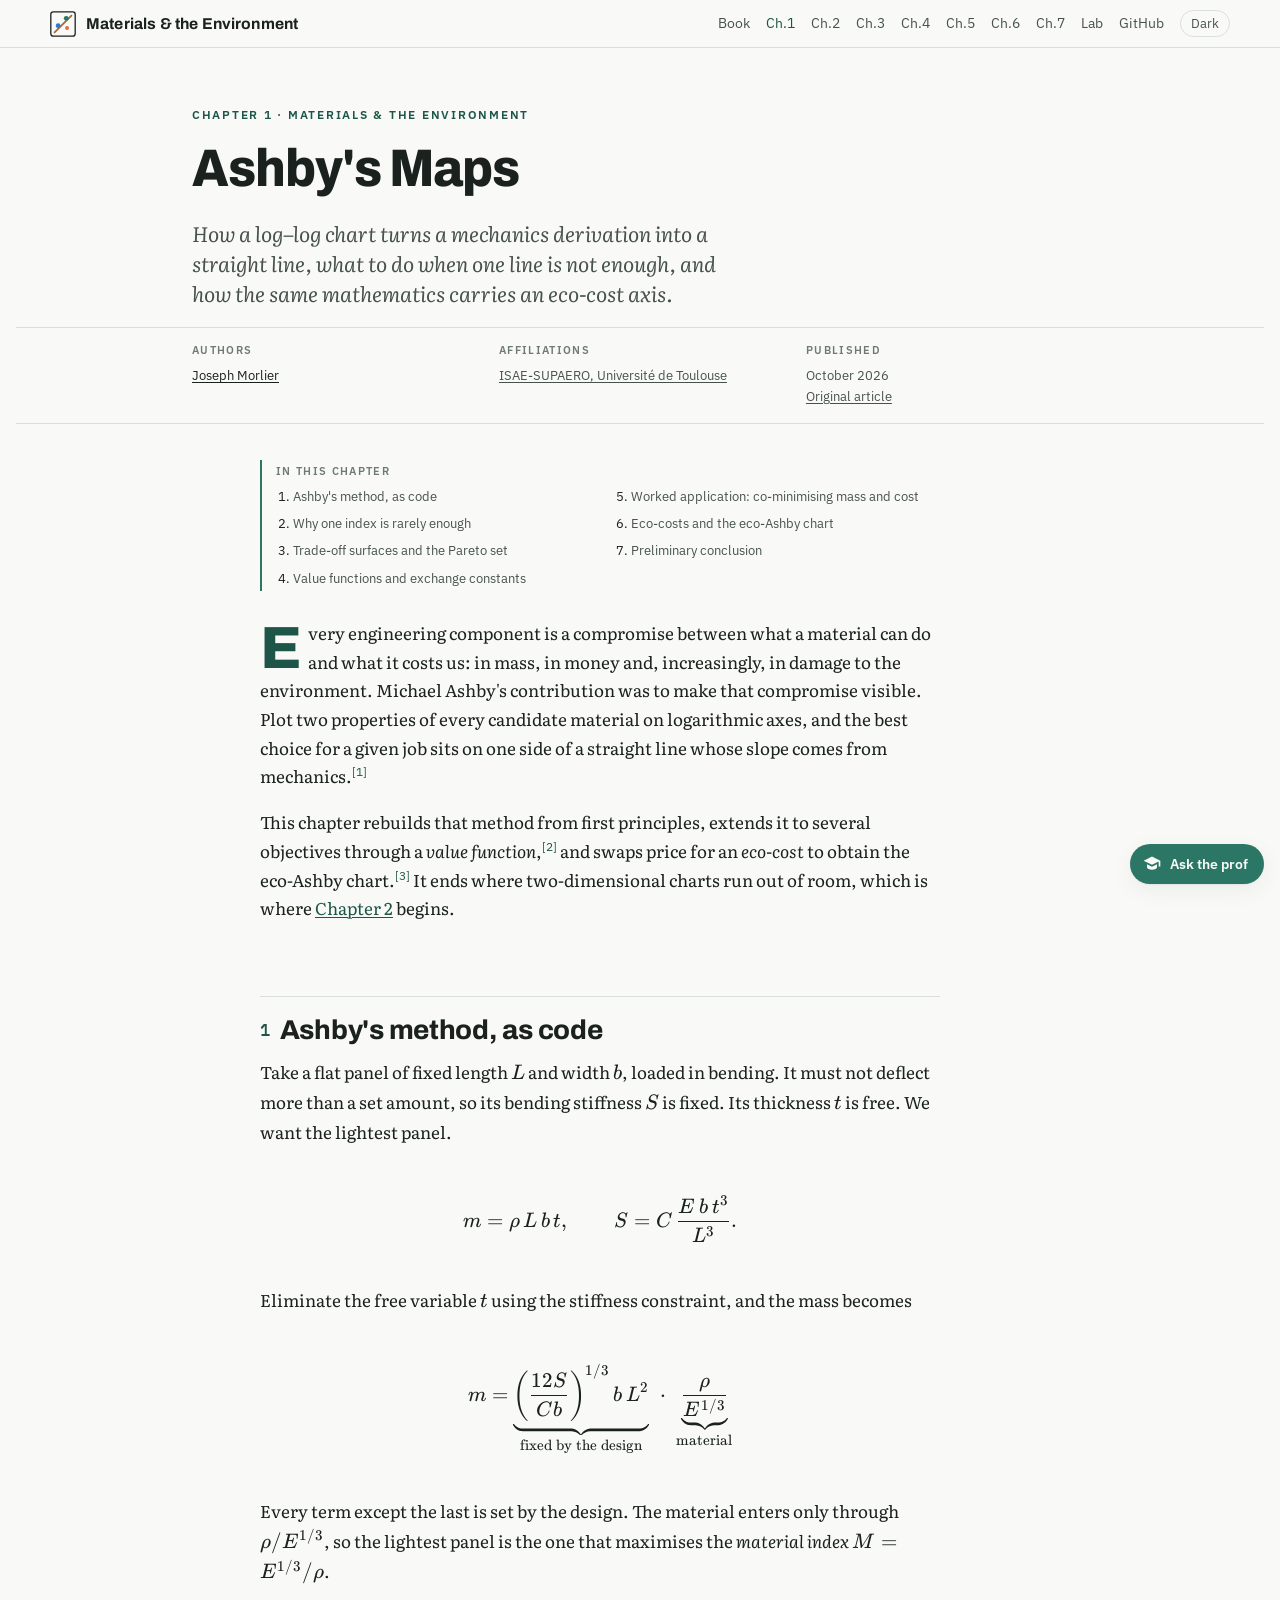
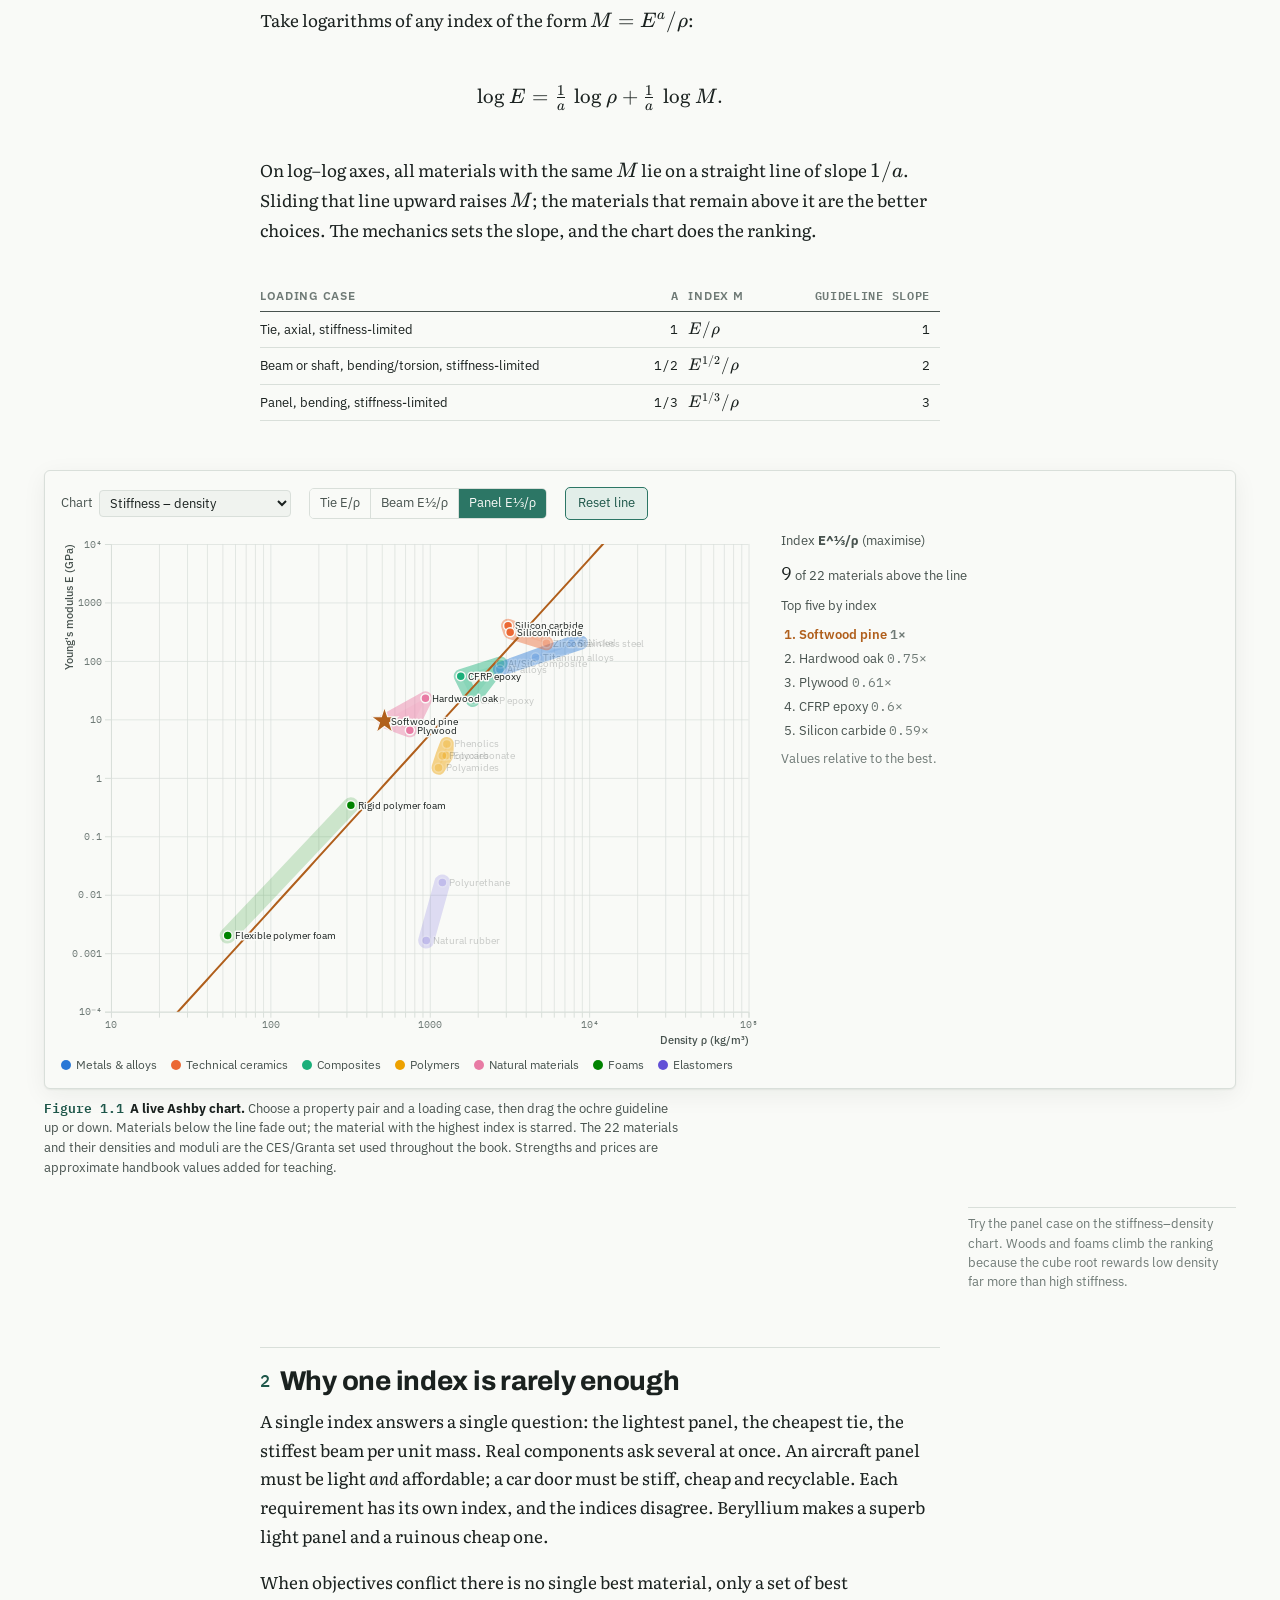
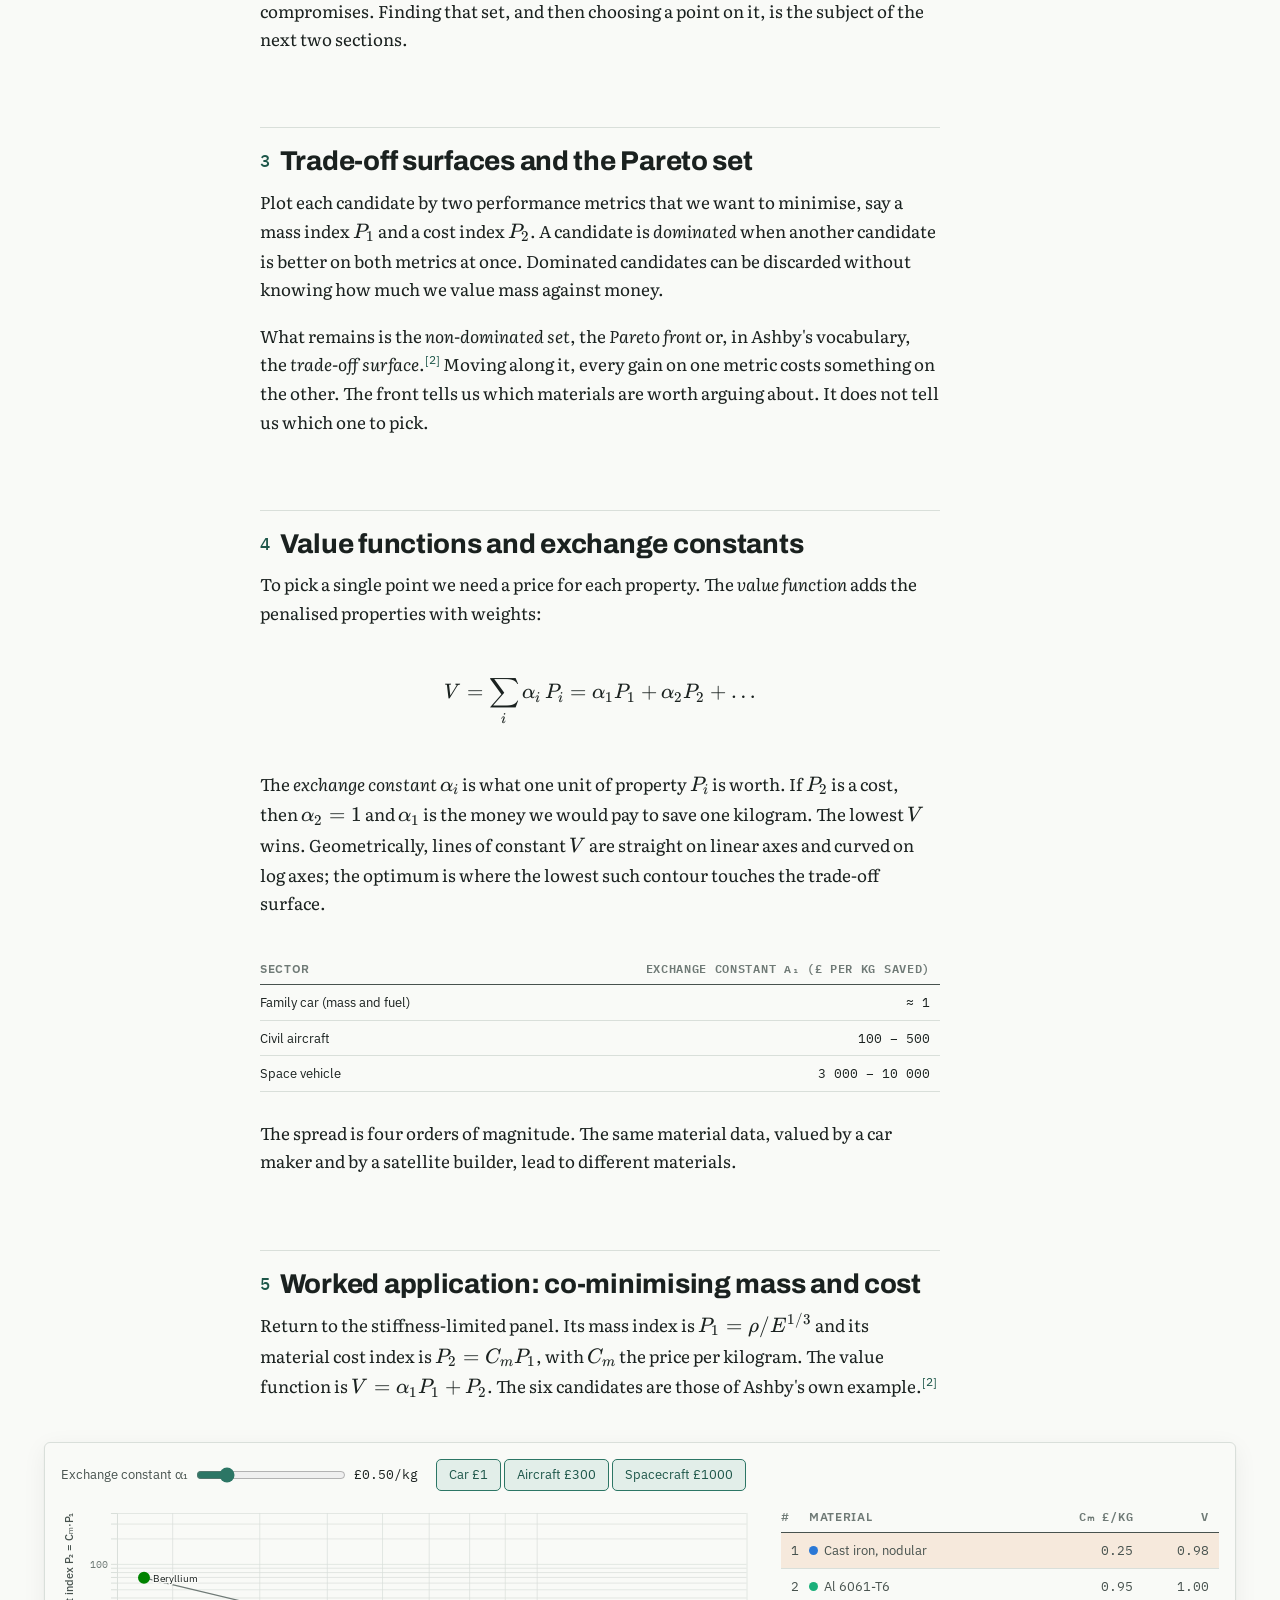
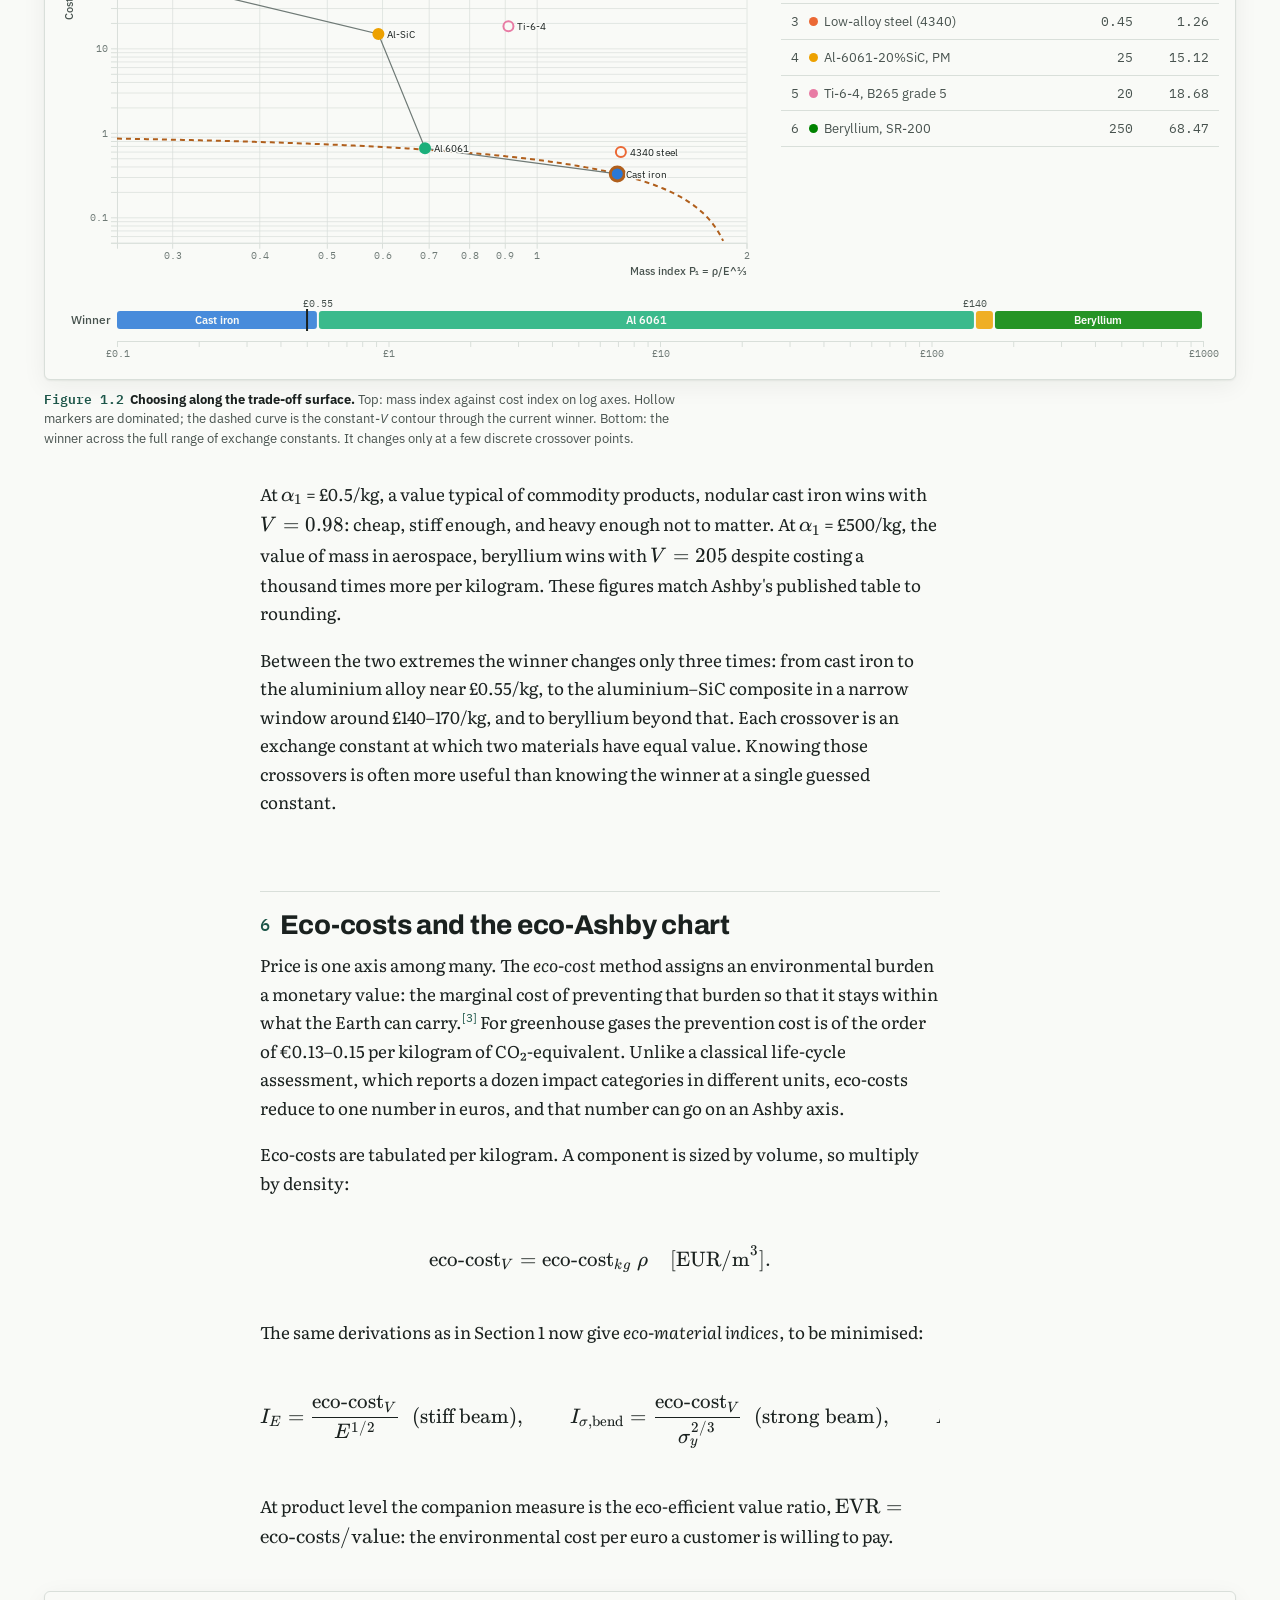
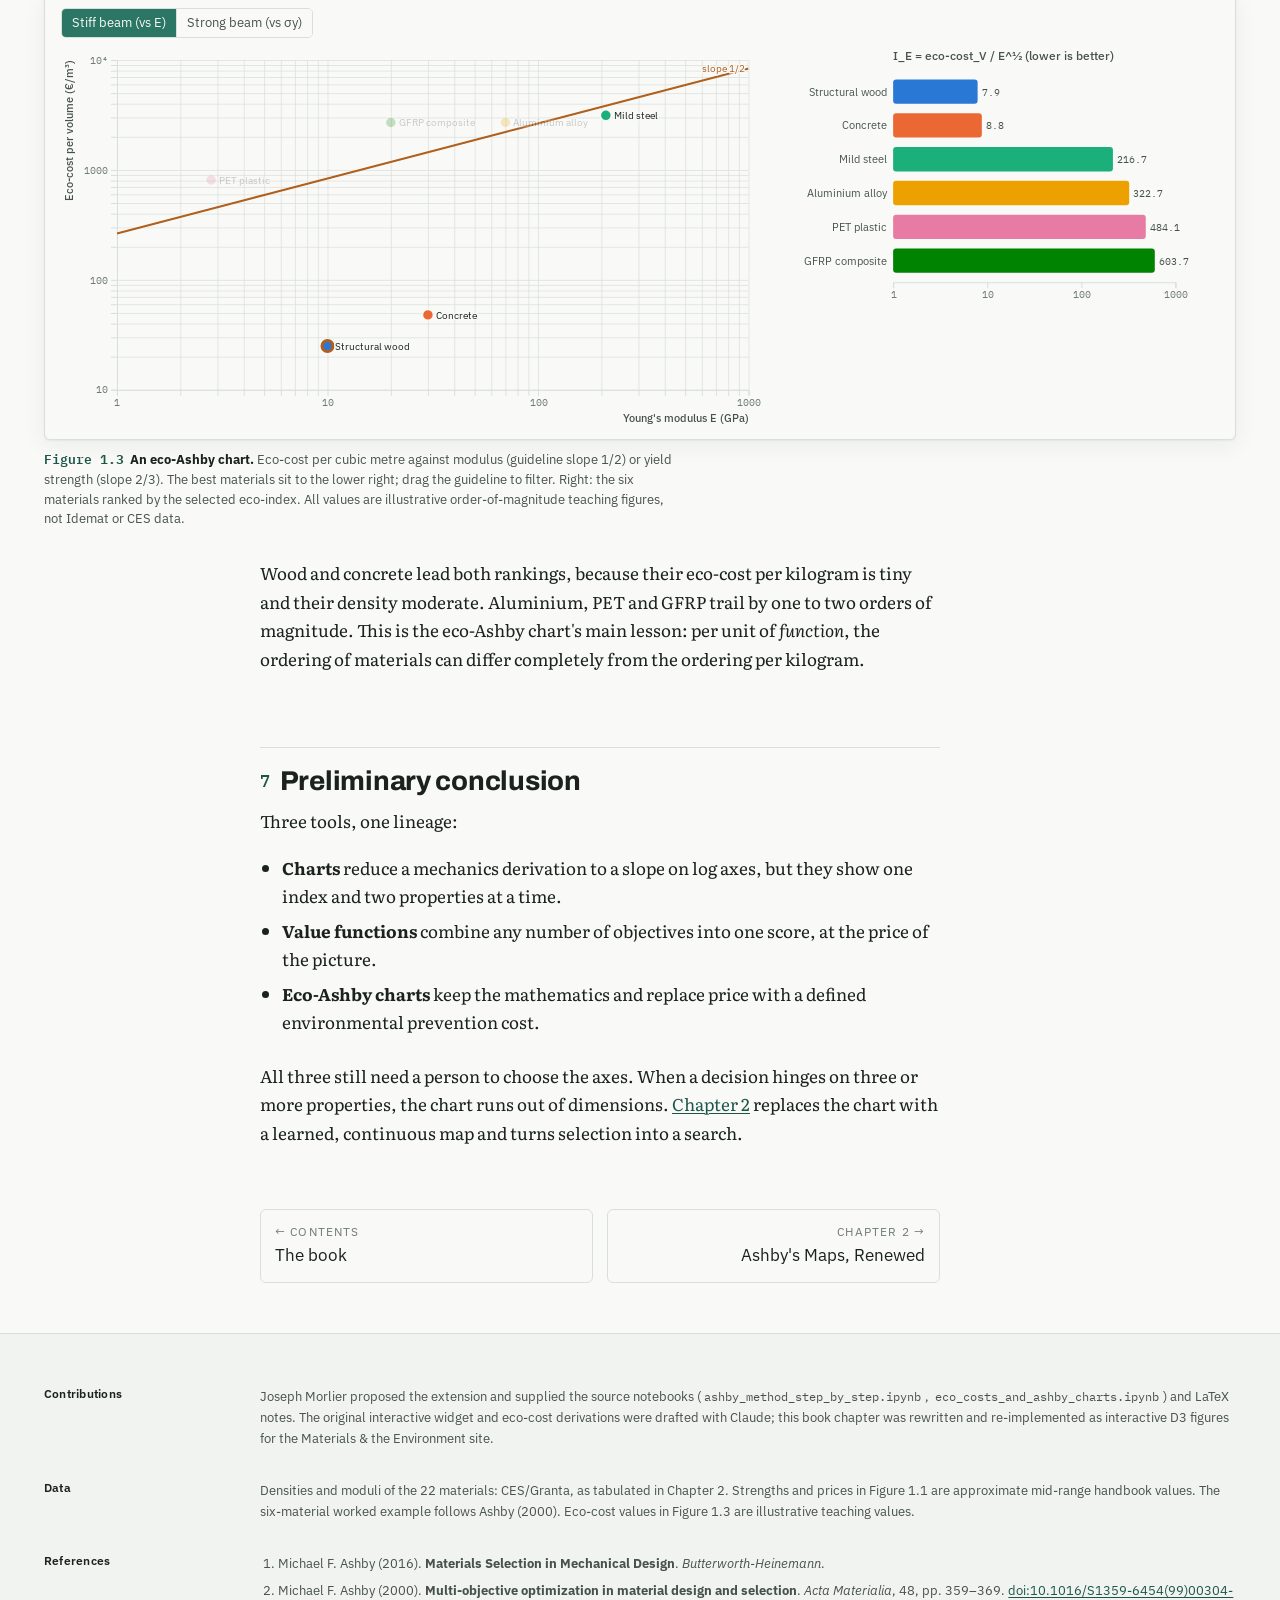
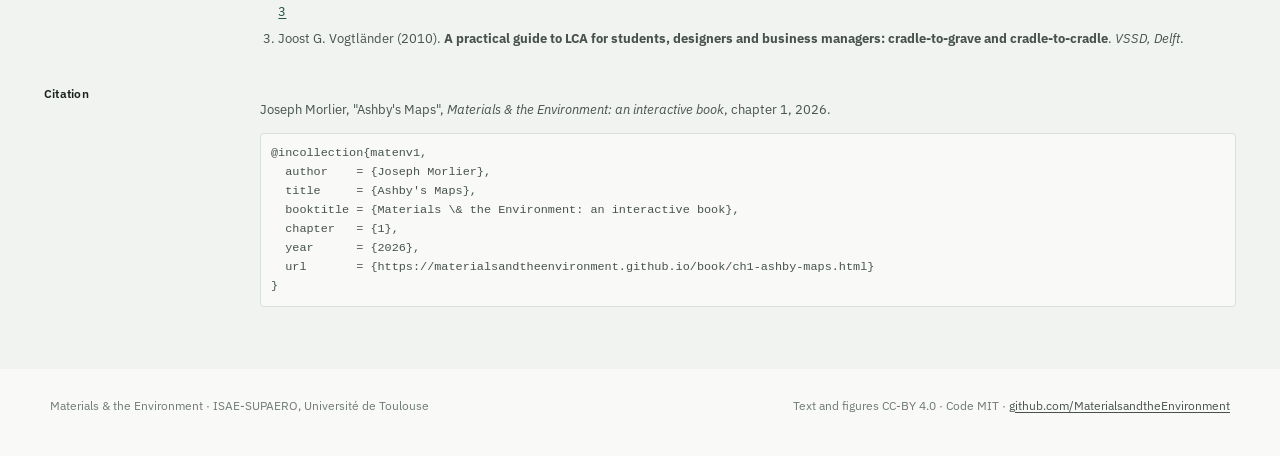
<file: book/ch1-ashby-maps.html>
<!doctype html>
<html lang="en">
<head>
<meta charset="utf-8">
<meta name="viewport" content="width=device-width, initial-scale=1, viewport-fit=cover">
<title>Ashby's Maps · Chapter 1</title>
<meta name="claude:viewport-fit-sides" content="cover">
<meta name="description" content="Chapter 1 of Materials & the Environment: Ashby's material-selection charts, value functions and the eco-cost axis, with interactive figures.">
<link rel="preconnect" href="https://fonts.googleapis.com"><link rel="preconnect" href="https://fonts.gstatic.com" crossorigin>
<link rel="stylesheet" href="https://fonts.googleapis.com/css2?family=Archivo:wdth,wght@75..125,500..800&family=IBM+Plex+Mono:wght@400;500;600&family=IBM+Plex+Sans:wght@400;500;600&family=Literata:ital,opsz,wght@0,7..72,400..700;1,7..72,400&display=swap">
<link rel="stylesheet" href="../assets/vendor/katex/katex.min.css">
<link rel="stylesheet" href="../assets/css/distill-lite.css">
<script src="../assets/vendor/d3.min.js"></script>
<script src="../assets/vendor/katex/katex.min.js"></script>
<script src="../assets/js/distill-lite.js" data-root=".."></script>
<script src="../assets/js/common.js"></script>
<script src="../data/materials22.js"></script>
</head>
<body>
<d-site-header current="ch1-ashby-maps"></d-site-header>

<d-front-matter><script type="text/json">{
  "title": "Ashby's Maps",
  "chapter": 1, "slug": "ch1-ashby-maps",
  "published": "October 2026",
  "source": "https://mid2supaero.github.io/ashby-maps/",
  "authors": [
    {"author": "Joseph Morlier", "authorURL": "https://github.com/jomorlier", "affiliations": [{"name": "ISAE-SUPAERO, Université de Toulouse", "url": "https://www.isae-supaero.fr"}]}
  ]
}</script></d-front-matter>

<d-title>
  <div class="kicker l-middle">Chapter 1 · Materials &amp; the Environment</div>
  <h1>Ashby's Maps</h1>
  <p>How a log–log chart turns a mechanics derivation into a straight line, what to do when one line is not enough, and how the same mathematics carries an eco-cost axis.</p>
</d-title>
<d-byline></d-byline>

<d-article>
  <d-toc></d-toc>

  <p class="lede">Every engineering component is a compromise between what a material can do and what it costs us: in mass, in money and, increasingly, in damage to the environment. Michael Ashby's contribution was to make that compromise visible. Plot two properties of every candidate material on logarithmic axes, and the best choice for a given job sits on one side of a straight line whose slope comes from mechanics.<d-cite key="ashby2016"></d-cite></p>
  <p>This chapter rebuilds that method from first principles, extends it to several objectives through a <em>value function</em>,<d-cite key="ashby2000"></d-cite> and swaps price for an <em>eco-cost</em> to obtain the eco-Ashby chart.<d-cite key="vogtlander2010"></d-cite> It ends where two-dimensional charts run out of room, which is where <a href="ch2-latent-maps.html">Chapter 2</a> begins.</p>

  <h2 id="method"><span class="sec">1</span>Ashby's method, as code</h2>
  <p>Take a flat panel of fixed length <d-math>L</d-math> and width <d-math>b</d-math>, loaded in bending. It must not deflect more than a set amount, so its bending stiffness <d-math>S</d-math> is fixed. Its thickness <d-math>t</d-math> is free. We want the lightest panel.</p>
  <d-math block>m = \rho\, L\, b\, t, \qquad S = C\,\frac{E\, b\, t^3}{L^3}.</d-math>
  <p>Eliminate the free variable <d-math>t</d-math> using the stiffness constraint, and the mass becomes</p>
  <d-math block>m = \underbrace{\left(\frac{12 S}{C b}\right)^{1/3} b\,L^{2}}_{\text{fixed by the design}} \;\cdot\; \underbrace{\frac{\rho}{E^{1/3}}}_{\text{material}}</d-math>
  <p>Every term except the last is set by the design. The material enters only through <d-math>\rho/E^{1/3}</d-math>, so the lightest panel is the one that maximises the <em>material index</em> <d-math>M = E^{1/3}/\rho</d-math>.</p>
  <p>Take logarithms of any index of the form <d-math>M = E^{a}/\rho</d-math>:</p>
  <d-math block>\log E = \tfrac{1}{a}\,\log \rho + \tfrac{1}{a}\,\log M.</d-math>
  <p>On log–log axes, all materials with the same <d-math>M</d-math> lie on a straight line of slope <d-math>1/a</d-math>. Sliding that line upward raises <d-math>M</d-math>; the materials that remain above it are the better choices. The mechanics sets the slope, and the chart does the ranking.</p>

  <div class="table-wrap l-body">
  <table>
    <thead><tr><th>Loading case</th><th class="n">a</th><th>Index M</th><th class="n">Guideline slope</th></tr></thead>
    <tbody>
      <tr><td>Tie, axial, stiffness-limited</td><td class="n">1</td><td><d-math>E/\rho</d-math></td><td class="n">1</td></tr>
      <tr><td>Beam or shaft, bending/torsion, stiffness-limited</td><td class="n">1/2</td><td><d-math>E^{1/2}/\rho</d-math></td><td class="n">2</td></tr>
      <tr><td>Panel, bending, stiffness-limited</td><td class="n">1/3</td><td><d-math>E^{1/3}/\rho</d-math></td><td class="n">3</td></tr>
    </tbody>
  </table>
  </div>

  <figure class="fig l-page" id="fig-ashby">
    <div class="fig-panel">
      <div class="controls">
        <label for="pair-select">Chart <select id="pair-select"></select></label>
        <span id="case-seg"></span>
        <button class="btn" id="guide-reset" type="button">Reset line</button>
      </div>
      <div class="fig-row">
        <div id="ashby-chart"></div>
        <div class="readout" id="ashby-readout"></div>
      </div>
      <div class="legend" id="ashby-legend"></div>
    </div>
    <figcaption><span class="fig-num">Figure 1.1</span><b>A live Ashby chart.</b> Choose a property pair and a loading case, then drag the ochre guideline up or down. Materials below the line fade out; the material with the highest index is starred. The 22 materials and their densities and moduli are the CES/Granta set used throughout the book. Strengths and prices are approximate handbook values added for teaching.</figcaption>
  </figure>

  <aside>Try the panel case on the stiffness–density chart. Woods and foams climb the ranking because the cube root rewards low density far more than high stiffness.</aside>

  <h2 id="one-index"><span class="sec">2</span>Why one index is rarely enough</h2>
  <p>A single index answers a single question: the lightest panel, the cheapest tie, the stiffest beam per unit mass. Real components ask several at once. An aircraft panel must be light <em>and</em> affordable; a car door must be stiff, cheap and recyclable. Each requirement has its own index, and the indices disagree. Beryllium makes a superb light panel and a ruinous cheap one.</p>
  <p>When objectives conflict there is no single best material, only a set of best compromises. Finding that set, and then choosing a point on it, is the subject of the next two sections.</p>

  <h2 id="pareto"><span class="sec">3</span>Trade-off surfaces and the Pareto set</h2>
  <p>Plot each candidate by two performance metrics that we want to minimise, say a mass index <d-math>P_1</d-math> and a cost index <d-math>P_2</d-math>. A candidate is <em>dominated</em> when another candidate is better on both metrics at once. Dominated candidates can be discarded without knowing how much we value mass against money.</p>
  <p>What remains is the <em>non-dominated set</em>, the <em>Pareto front</em> or, in Ashby's vocabulary, the <em>trade-off surface</em>.<d-cite key="ashby2000"></d-cite> Moving along it, every gain on one metric costs something on the other. The front tells us which materials are worth arguing about. It does not tell us which one to pick.</p>

  <h2 id="value"><span class="sec">4</span>Value functions and exchange constants</h2>
  <p>To pick a single point we need a price for each property. The <em>value function</em> adds the penalised properties with weights:</p>
  <d-math block>V = \sum_i \alpha_i\, P_i = \alpha_1 P_1 + \alpha_2 P_2 + \dots</d-math>
  <p>The <em>exchange constant</em> <d-math>\alpha_i</d-math> is what one unit of property <d-math>P_i</d-math> is worth. If <d-math>P_2</d-math> is a cost, then <d-math>\alpha_2 = 1</d-math> and <d-math>\alpha_1</d-math> is the money we would pay to save one kilogram. The lowest <d-math>V</d-math> wins. Geometrically, lines of constant <d-math>V</d-math> are straight on linear axes and curved on log axes; the optimum is where the lowest such contour touches the trade-off surface.</p>
  <div class="table-wrap l-body">
    <table>
      <thead><tr><th>Sector</th><th class="n">Exchange constant α₁ (£ per kg saved)</th></tr></thead>
      <tbody>
        <tr><td>Family car (mass and fuel)</td><td class="n">≈ 1</td></tr>
        <tr><td>Civil aircraft</td><td class="n">100 – 500</td></tr>
        <tr><td>Space vehicle</td><td class="n">3 000 – 10 000</td></tr>
      </tbody>
    </table>
  </div>
  <p>The spread is four orders of magnitude. The same material data, valued by a car maker and by a satellite builder, lead to different materials.</p>

  <h2 id="worked"><span class="sec">5</span>Worked application: co-minimising mass and cost</h2>
  <p>Return to the stiffness-limited panel. Its mass index is <d-math>P_1 = \rho/E^{1/3}</d-math> and its material cost index is <d-math>P_2 = C_m P_1</d-math>, with <d-math>C_m</d-math> the price per kilogram. The value function is <d-math>V = \alpha_1 P_1 + P_2</d-math>. The six candidates are those of Ashby's own example.<d-cite key="ashby2000"></d-cite></p>

  <figure class="fig l-page" id="fig-value">
    <div class="fig-panel">
      <div class="controls">
        <label for="alpha">Exchange constant α₁ <input type="range" id="alpha" min="-1" max="3" step="0.01" value="-0.30103"> <output id="alpha-out">£0.50/kg</output></label>
        <span id="alpha-presets"></span>
      </div>
      <div class="fig-row">
        <div id="value-chart"></div>
        <div class="readout">
          <div class="table-wrap" style="margin:0"><table id="value-table"></table></div>
        </div>
      </div>
      <div id="sweep-chart" style="margin-top:12px"></div>
    </div>
    <figcaption><span class="fig-num">Figure 1.2</span><b>Choosing along the trade-off surface.</b> Top: mass index against cost index on log axes. Hollow markers are dominated; the dashed curve is the constant-<i>V</i> contour through the current winner. Bottom: the winner across the full range of exchange constants. It changes only at a few discrete crossover points.</figcaption>
  </figure>

  <p>At <d-math>\alpha_1</d-math> = £0.5/kg, a value typical of commodity products, nodular cast iron wins with <d-math>V = 0.98</d-math>: cheap, stiff enough, and heavy enough not to matter. At <d-math>\alpha_1</d-math> = £500/kg, the value of mass in aerospace, beryllium wins with <d-math>V = 205</d-math> despite costing a thousand times more per kilogram. These figures match Ashby's published table to rounding.</p>
  <p>Between the two extremes the winner changes only three times: from cast iron to the aluminium alloy near £0.55/kg, to the aluminium–SiC composite in a narrow window around £140–170/kg, and to beryllium beyond that. Each crossover is an exchange constant at which two materials have equal value. Knowing those crossovers is often more useful than knowing the winner at a single guessed constant.</p>

  <h2 id="eco"><span class="sec">6</span>Eco-costs and the eco-Ashby chart</h2>
  <p>Price is one axis among many. The <em>eco-cost</em> method assigns an environmental burden a monetary value: the marginal cost of preventing that burden so that it stays within what the Earth can carry.<d-cite key="vogtlander2010"></d-cite> For greenhouse gases the prevention cost is of the order of €0.13–0.15 per kilogram of CO₂-equivalent. Unlike a classical life-cycle assessment, which reports a dozen impact categories in different units, eco-costs reduce to one number in euros, and that number can go on an Ashby axis.</p>
  <p>Eco-costs are tabulated per kilogram. A component is sized by volume, so multiply by density:</p>
  <d-math block>\text{eco-cost}_V = \text{eco-cost}_{kg}\;\rho \quad [\text{EUR/m}^3].</d-math>
  <p>The same derivations as in Section 1 now give <em>eco-material indices</em>, to be minimised:</p>
  <d-math block>I_{E} = \frac{\text{eco-cost}_V}{E^{1/2}} \;\;\text{(stiff beam)},\qquad I_{\sigma,\text{bend}} = \frac{\text{eco-cost}_V}{\sigma_y^{2/3}} \;\;\text{(strong beam)},\qquad I_{\sigma} = \frac{\text{eco-cost}_V}{\sigma_y}\;\;\text{(tie)}.</d-math>
  <p>At product level the companion measure is the eco-efficient value ratio, <d-math>\text{EVR} = \text{eco-costs}/\text{value}</d-math>: the environmental cost per euro a customer is willing to pay.</p>

  <figure class="fig l-page" id="fig-eco">
    <div class="fig-panel">
      <div class="controls"><span id="eco-seg"></span></div>
      <div class="fig-row">
        <div id="eco-chart"></div>
        <div id="eco-bars"></div>
      </div>
    </div>
    <figcaption><span class="fig-num">Figure 1.3</span><b>An eco-Ashby chart.</b> Eco-cost per cubic metre against modulus (guideline slope 1/2) or yield strength (slope 2/3). The best materials sit to the lower right; drag the guideline to filter. Right: the six materials ranked by the selected eco-index. All values are illustrative order-of-magnitude teaching figures, not Idemat or CES data.</figcaption>
  </figure>

  <p>Wood and concrete lead both rankings, because their eco-cost per kilogram is tiny and their density moderate. Aluminium, PET and GFRP trail by one to two orders of magnitude. This is the eco-Ashby chart's main lesson: per unit of <em>function</em>, the ordering of materials can differ completely from the ordering per kilogram.</p>

  <h2 id="conclusion"><span class="sec">7</span>Preliminary conclusion</h2>
  <p>Three tools, one lineage:</p>
  <ul>
    <li><b>Charts</b> reduce a mechanics derivation to a slope on log axes, but they show one index and two properties at a time.</li>
    <li><b>Value functions</b> combine any number of objectives into one score, at the price of the picture.</li>
    <li><b>Eco-Ashby charts</b> keep the mathematics and replace price with a defined environmental prevention cost.</li>
  </ul>
  <p>All three still need a person to choose the axes. When a decision hinges on three or more properties, the chart runs out of dimensions. <a href="ch2-latent-maps.html">Chapter 2</a> replaces the chart with a learned, continuous map and turns selection into a search.</p>

  <d-chapter-nav current="ch1-ashby-maps"></d-chapter-nav>
</d-article>

<d-appendix>
  <h3>Contributions</h3>
  <p>Joseph Morlier proposed the extension and supplied the source notebooks (<code>ashby_method_step_by_step.ipynb</code>, <code>eco_costs_and_ashby_charts.ipynb</code>) and LaTeX notes. The original interactive widget and eco-cost derivations were drafted with Claude; this book chapter was rewritten and re-implemented as interactive D3 figures for the Materials &amp; the Environment site.</p>
  <h3>Data</h3>
  <p>Densities and moduli of the 22 materials: CES/Granta, as tabulated in Chapter 2. Strengths and prices in Figure 1.1 are approximate mid-range handbook values. The six-material worked example follows Ashby (2000). Eco-cost values in Figure 1.3 are illustrative teaching values.</p>
  <d-footnote-list></d-footnote-list>
  <d-citation-list></d-citation-list>
  <d-cite-this></d-cite-this>
</d-appendix>

<d-bibliography><script type="text/bibtex">
@book{ashby2016, author = {Ashby, Michael F.}, title = {Materials Selection in Mechanical Design}, publisher = {Butterworth-Heinemann}, edition = {5}, year = {2016}}
@article{ashby2000, author = {Ashby, Michael F.}, title = {Multi-objective optimization in material design and selection}, journal = {Acta Materialia}, volume = {48}, pages = {359--369}, year = {2000}, doi = {10.1016/S1359-6454(99)00304-3}}
@book{vogtlander2010, author = {Vogtländer, Joost G.}, title = {A practical guide to LCA for students, designers and business managers: cradle-to-grave and cradle-to-cradle}, publisher = {VSSD, Delft}, year = {2010}}
</script></d-bibliography>

<d-site-footer></d-site-footer>
<script src="../assets/js/ch1.js"></script>
</body>
</html>
</file>
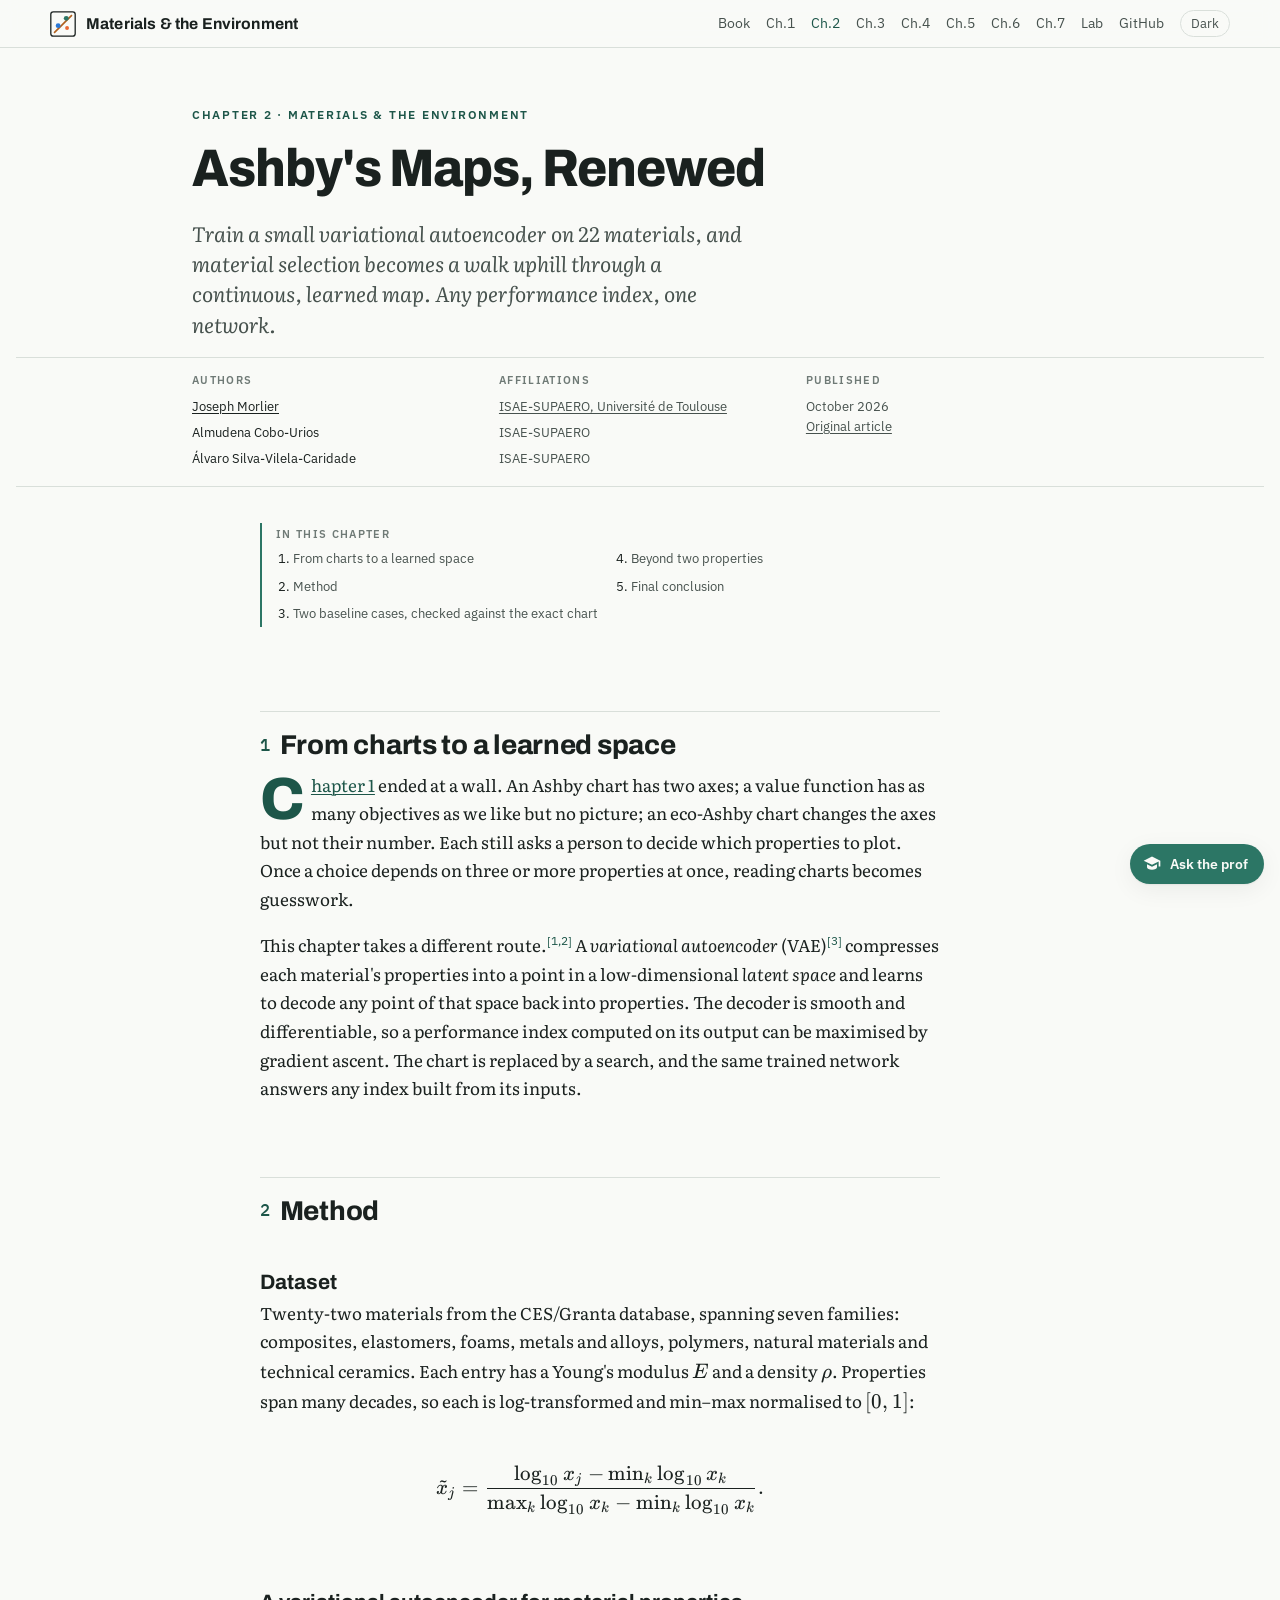
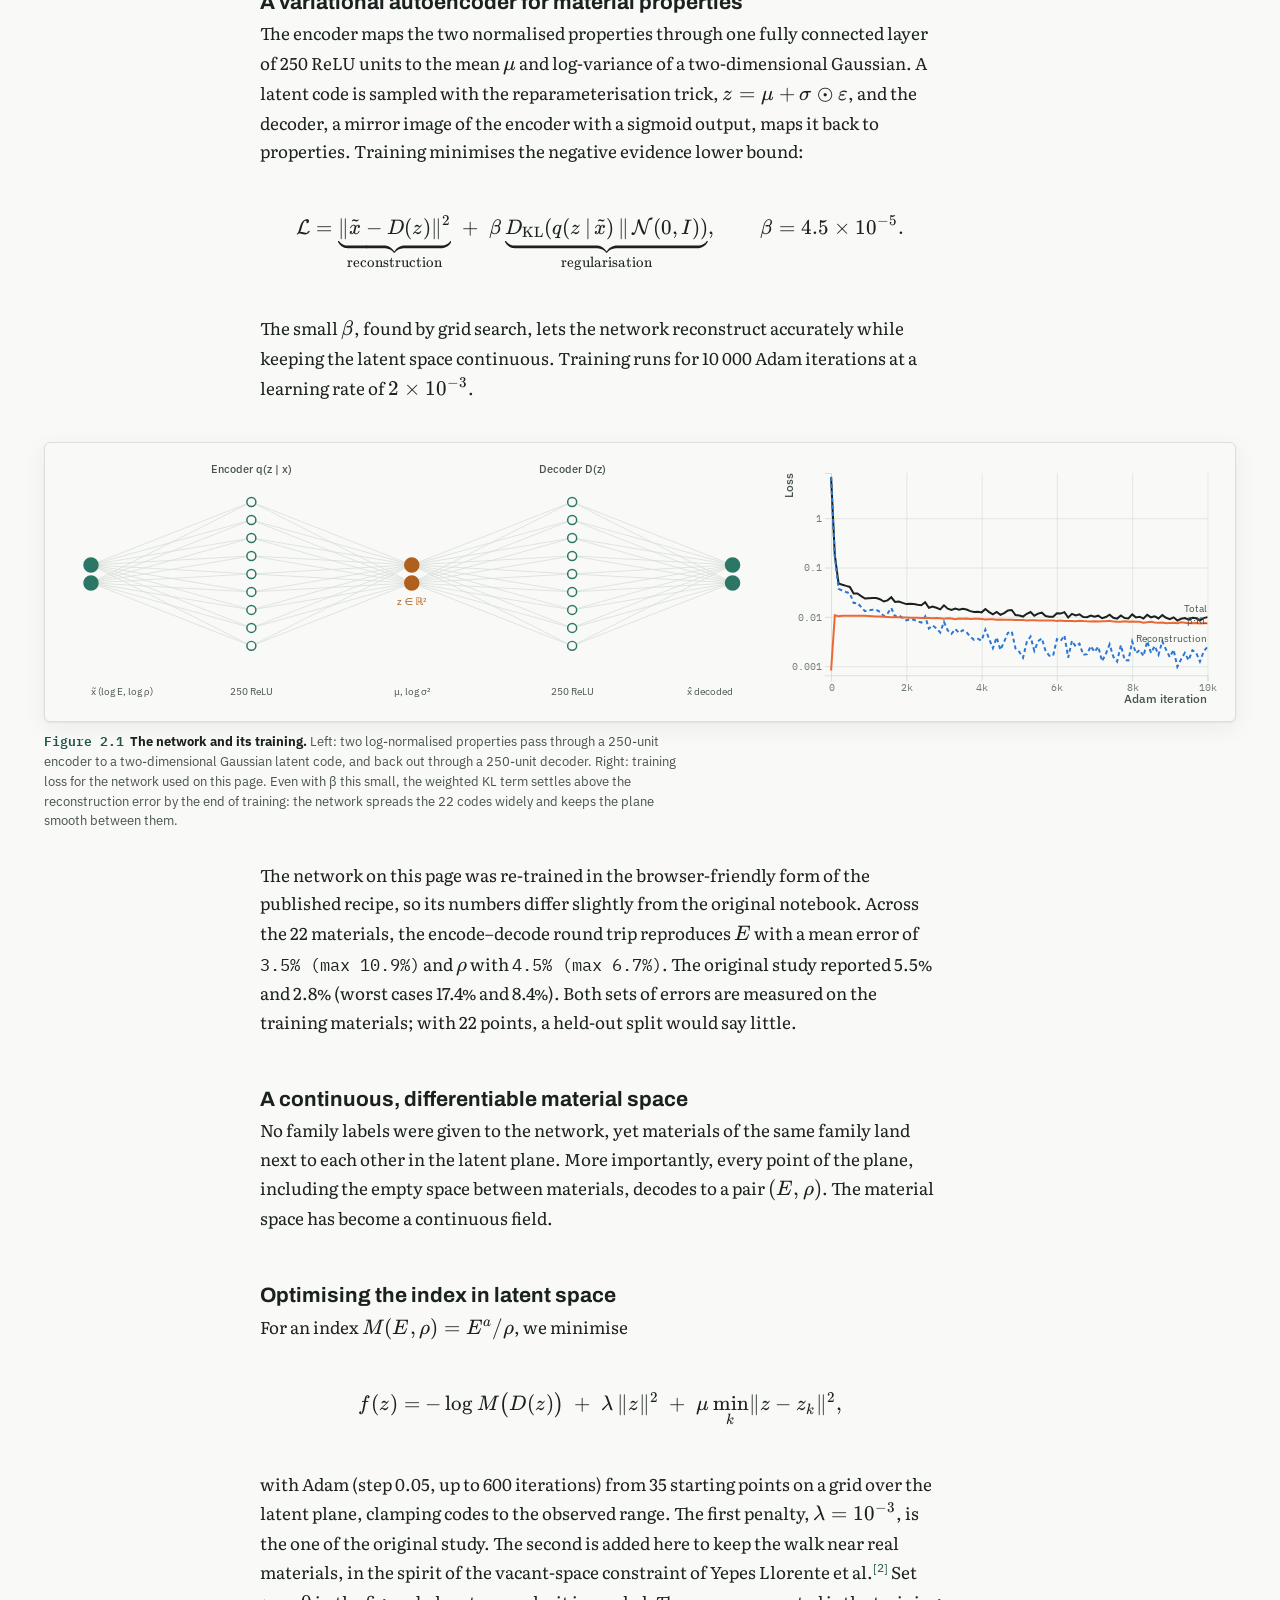
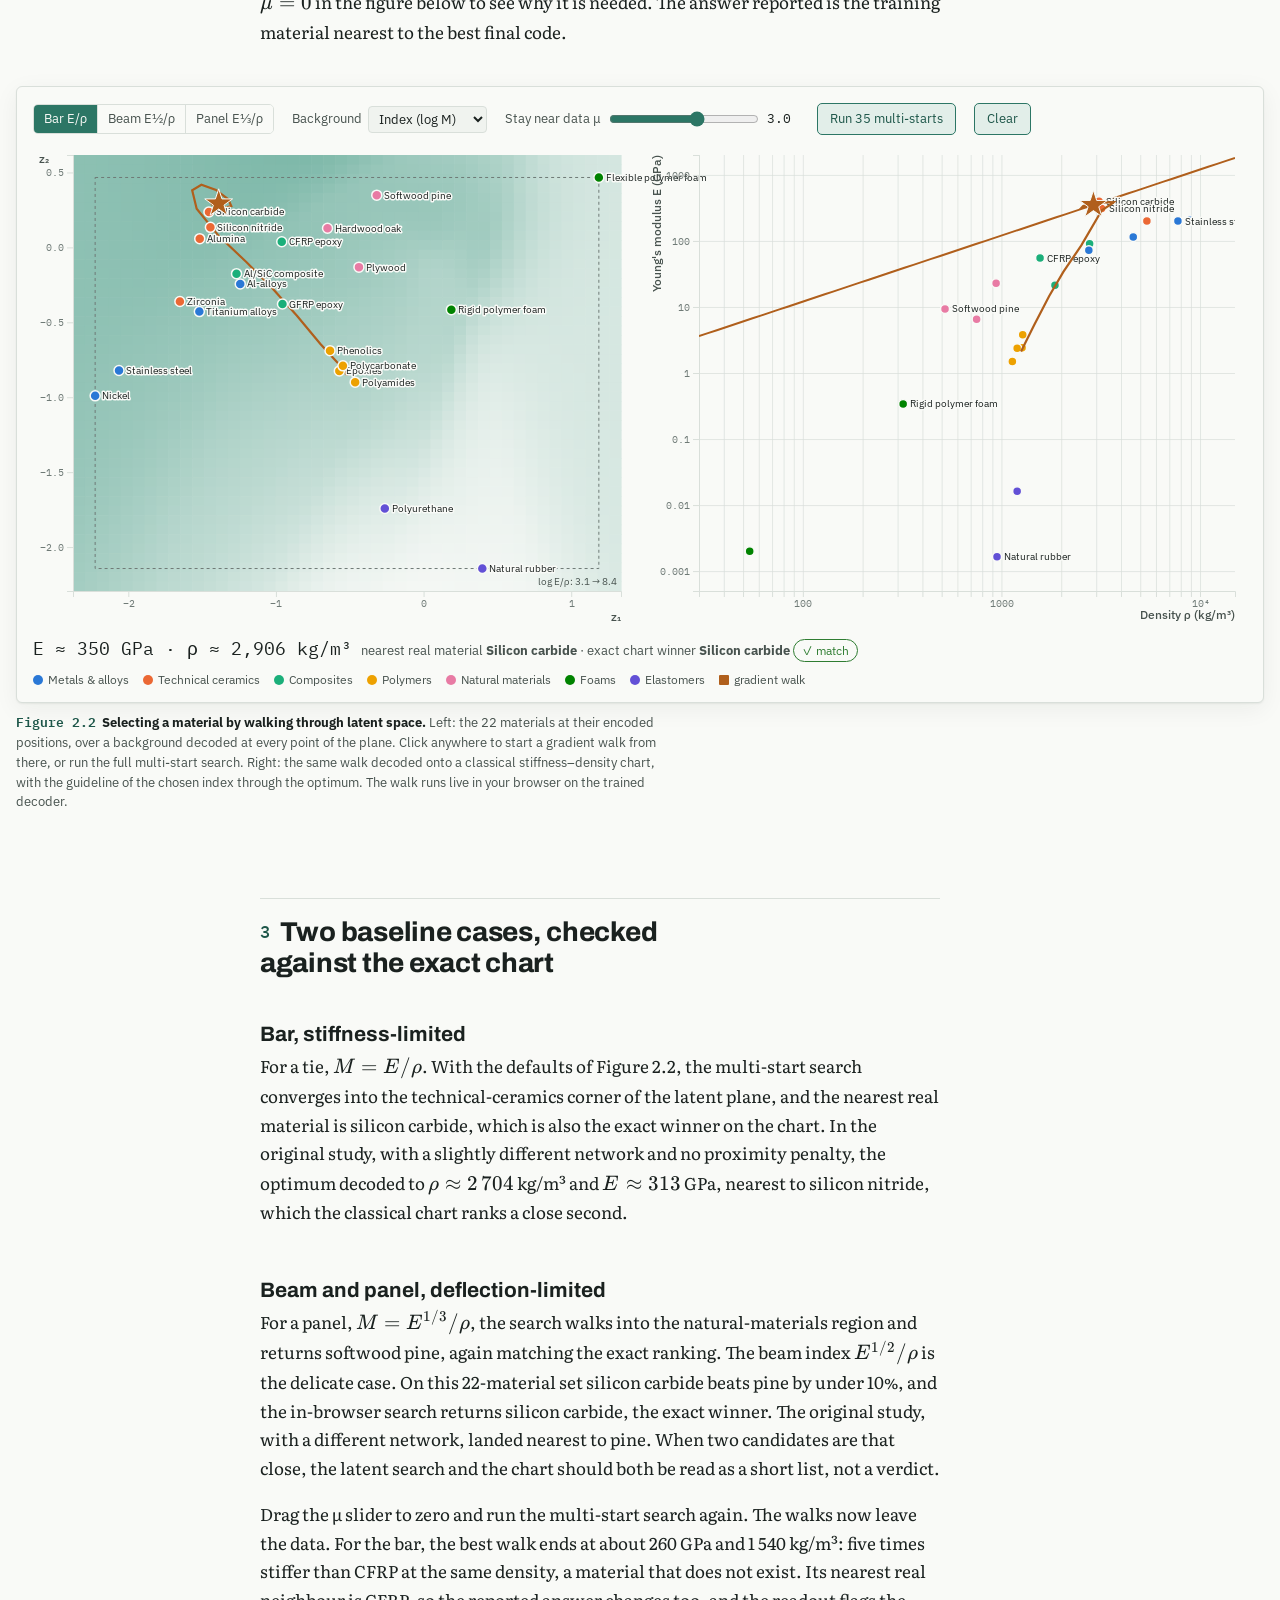
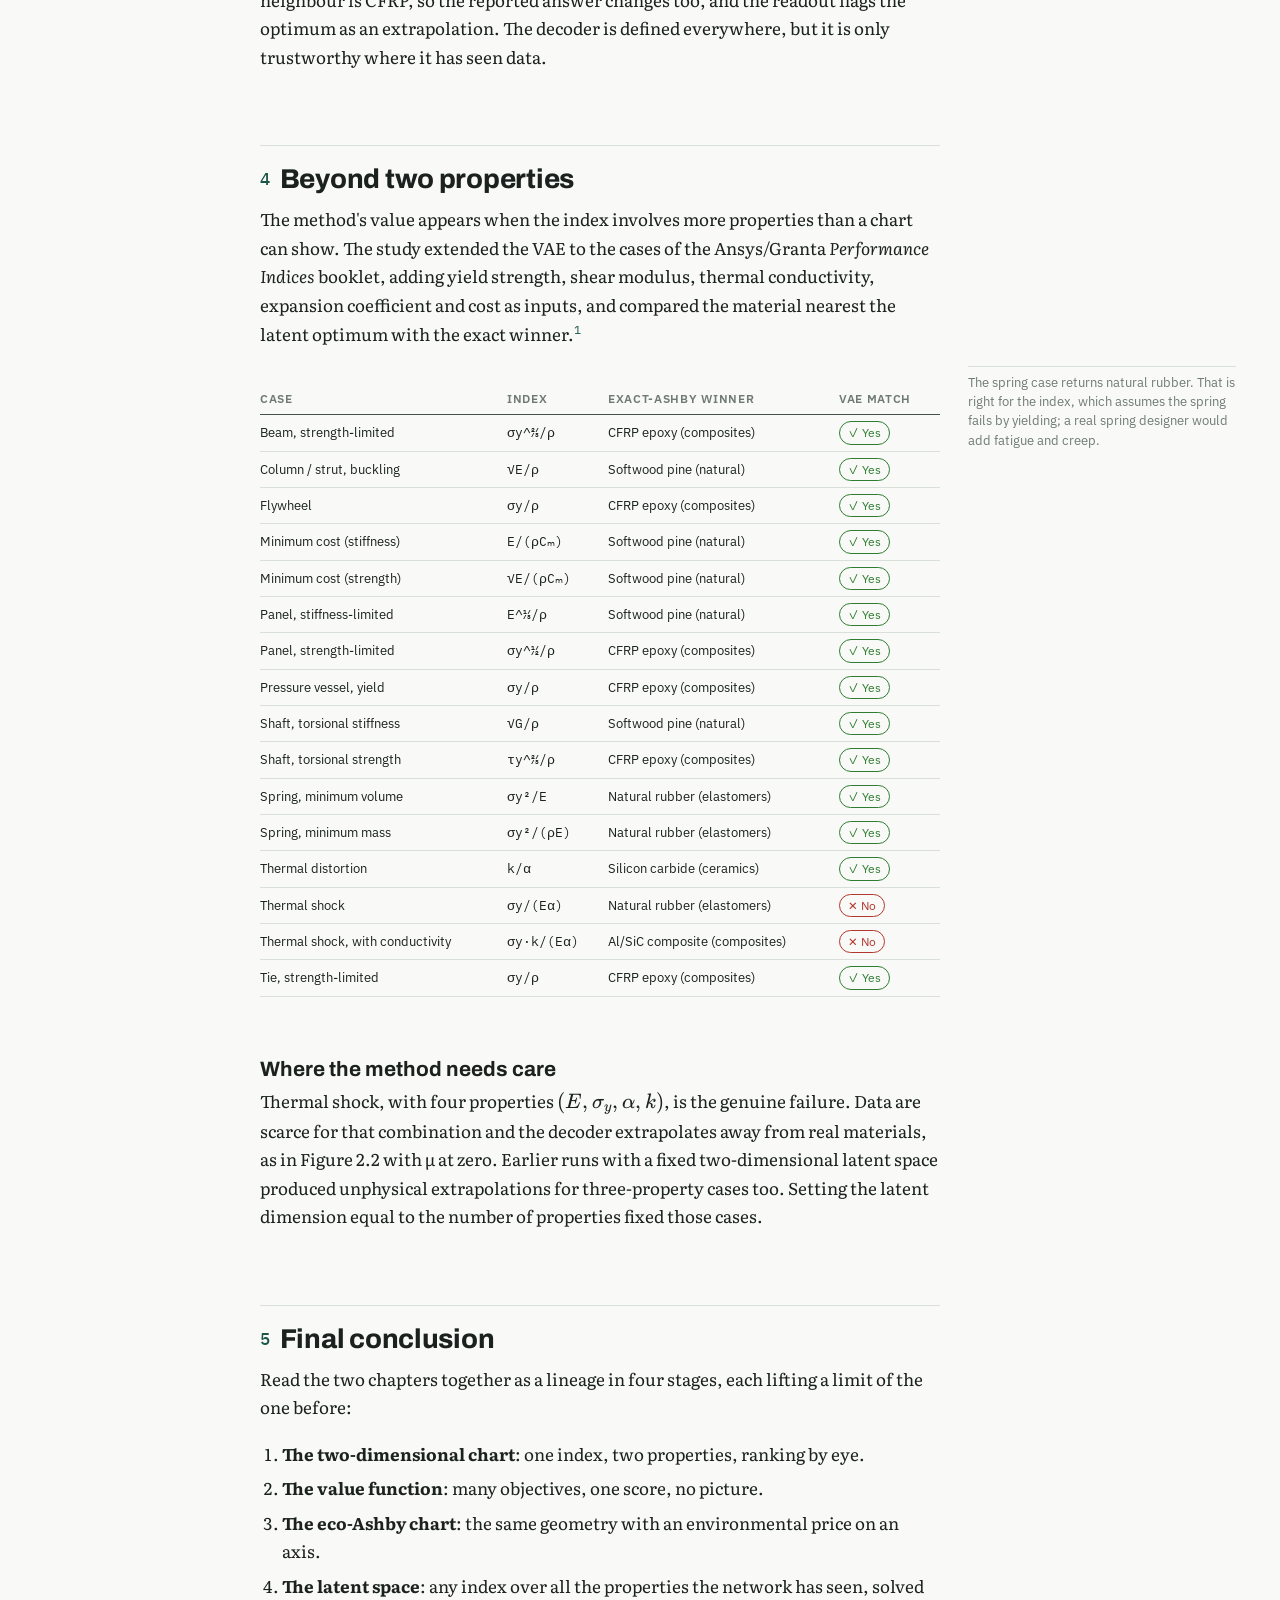
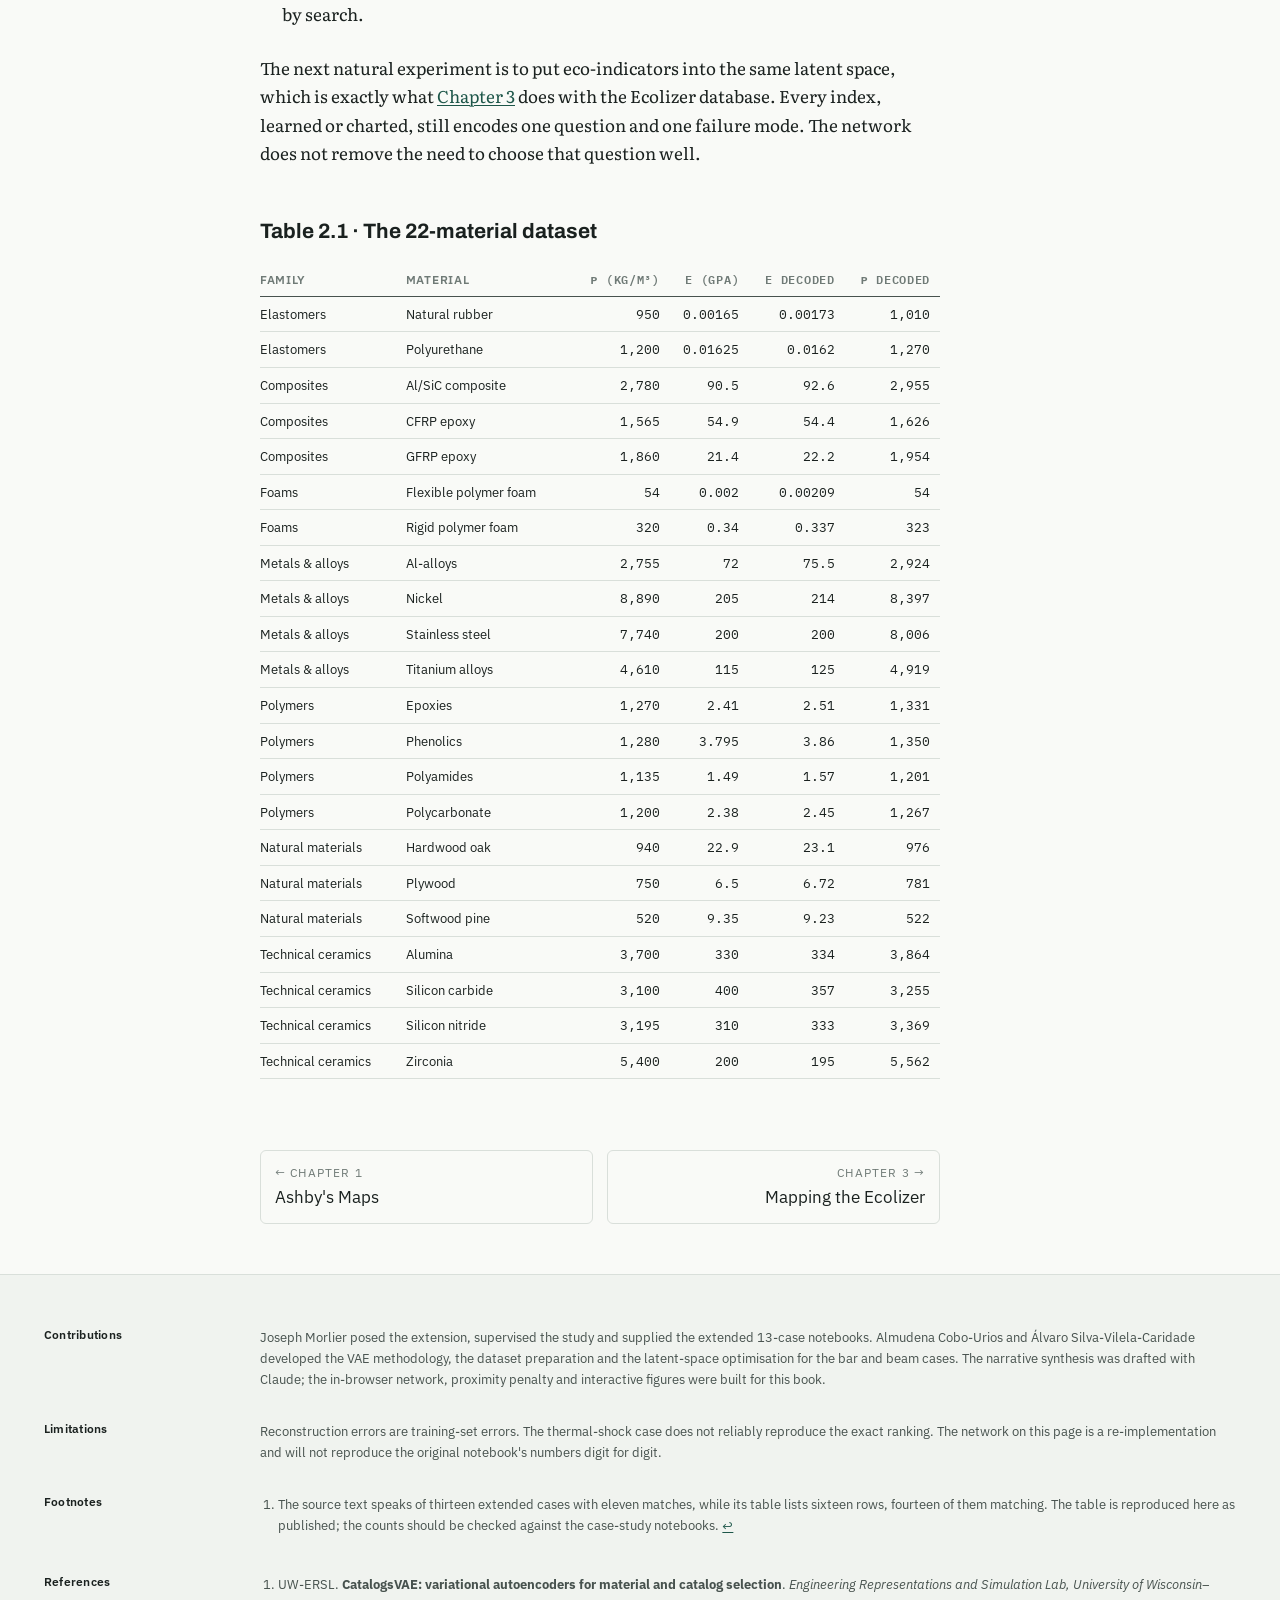
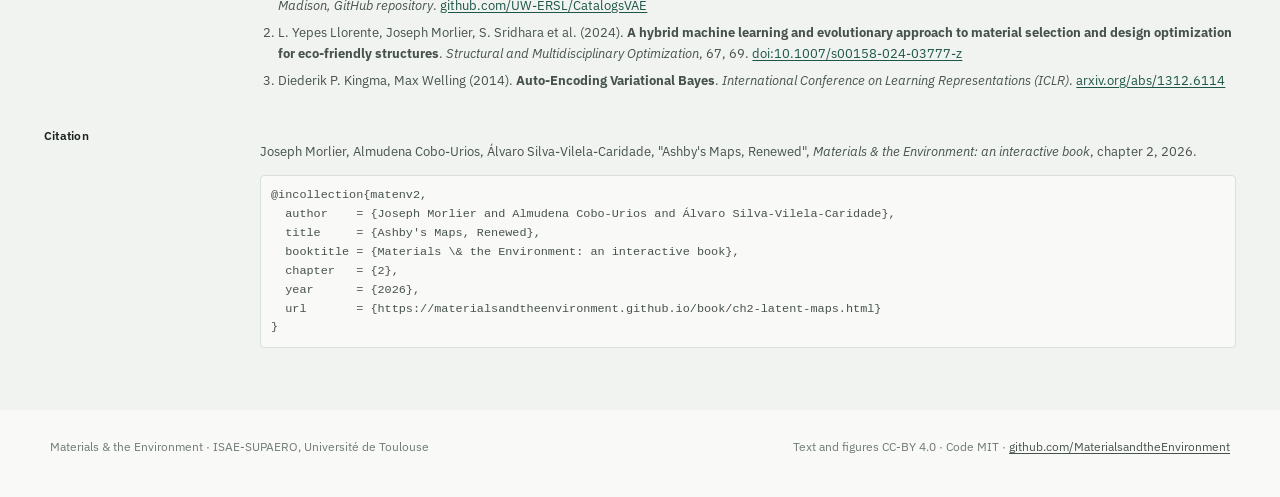
<file: book/ch2-latent-maps.html>
<!doctype html>
<html lang="en">
<head>
<meta charset="utf-8">
<meta name="viewport" content="width=device-width, initial-scale=1, viewport-fit=cover">
<title>Ashby's Maps, Renewed · Chapter 2</title>
<meta name="claude:viewport-fit-sides" content="cover">
<meta name="description" content="Chapter 2 of Materials & the Environment: material selection as gradient ascent in the latent space of a variational autoencoder.">
<link rel="preconnect" href="https://fonts.googleapis.com"><link rel="preconnect" href="https://fonts.gstatic.com" crossorigin>
<link rel="stylesheet" href="https://fonts.googleapis.com/css2?family=Archivo:wdth,wght@75..125,500..800&family=IBM+Plex+Mono:wght@400;500;600&family=IBM+Plex+Sans:wght@400;500;600&family=Literata:ital,opsz,wght@0,7..72,400..700;1,7..72,400&display=swap">
<link rel="stylesheet" href="../assets/vendor/katex/katex.min.css">
<link rel="stylesheet" href="../assets/css/distill-lite.css">
<script src="../assets/vendor/d3.min.js"></script>
<script src="../assets/vendor/katex/katex.min.js"></script>
<script src="../assets/js/distill-lite.js" data-root=".."></script>
<script src="../assets/js/common.js"></script>
<script src="../data/vae.js"></script>
</head>
<body>
<d-site-header current="ch2-latent-maps"></d-site-header>

<d-front-matter><script type="text/json">{
  "title": "Ashby's Maps, Renewed",
  "chapter": 2, "slug": "ch2-latent-maps",
  "published": "October 2026",
  "source": "https://mid2supaero.github.io/ashby-maps-renewed/",
  "authors": [
    {"author": "Joseph Morlier", "authorURL": "https://github.com/jomorlier", "affiliations": [{"name": "ISAE-SUPAERO, Université de Toulouse", "url": "https://www.isae-supaero.fr"}]},
    {"author": "Almudena Cobo-Urios", "affiliations": [{"name": "ISAE-SUPAERO"}]},
    {"author": "Álvaro Silva-Vilela-Caridade", "affiliations": [{"name": "ISAE-SUPAERO"}]}
  ]
}</script></d-front-matter>

<d-title>
  <div class="kicker l-middle">Chapter 2 · Materials &amp; the Environment</div>
  <h1>Ashby's Maps, Renewed</h1>
  <p>Train a small variational autoencoder on 22 materials, and material selection becomes a walk uphill through a continuous, learned map. Any performance index, one network.</p>
</d-title>
<d-byline></d-byline>

<d-article>
  <d-toc></d-toc>

  <h2 id="from-charts"><span class="sec">1</span>From charts to a learned space</h2>
  <p class="lede"><a href="ch1-ashby-maps.html">Chapter 1</a> ended at a wall. An Ashby chart has two axes; a value function has as many objectives as we like but no picture; an eco-Ashby chart changes the axes but not their number. Each still asks a person to decide which properties to plot. Once a choice depends on three or more properties at once, reading charts becomes guesswork.</p>
  <p>This chapter takes a different route.<d-cite key="xu2022,yepes2024"></d-cite> A <em>variational autoencoder</em> (VAE)<d-cite key="kingma2014"></d-cite> compresses each material's properties into a point in a low-dimensional <em>latent space</em> and learns to decode any point of that space back into properties. The decoder is smooth and differentiable, so a performance index computed on its output can be maximised by gradient ascent. The chart is replaced by a search, and the same trained network answers any index built from its inputs.</p>

  <h2 id="method"><span class="sec">2</span>Method</h2>
  <h3>Dataset</h3>
  <p>Twenty-two materials from the CES/Granta database, spanning seven families: composites, elastomers, foams, metals and alloys, polymers, natural materials and technical ceramics. Each entry has a Young's modulus <d-math>E</d-math> and a density <d-math>\rho</d-math>. Properties span many decades, so each is log-transformed and min–max normalised to <d-math>[0,1]</d-math>:</p>
  <d-math block>\tilde{x}_j = \frac{\log_{10} x_j - \min_k \log_{10} x_{k}}{\max_k \log_{10} x_{k} - \min_k \log_{10} x_{k}}.</d-math>

  <h3>A variational autoencoder for material properties</h3>
  <p>The encoder maps the two normalised properties through one fully connected layer of 250 ReLU units to the mean <d-math>\mu</d-math> and log-variance of a two-dimensional Gaussian. A latent code is sampled with the reparameterisation trick, <d-math>z = \mu + \sigma \odot \varepsilon</d-math>, and the decoder, a mirror image of the encoder with a sigmoid output, maps it back to properties. Training minimises the negative evidence lower bound:</p>
  <d-math block>\mathcal{L} = \underbrace{\lVert \tilde{x} - D(z) \rVert^2}_{\text{reconstruction}} \;+\; \beta\,\underbrace{D_{\mathrm{KL}}\!\left(q(z\,|\,\tilde{x}) \,\Vert\, \mathcal{N}(0, I)\right)}_{\text{regularisation}}, \qquad \beta = 4.5\times10^{-5}.</d-math>
  <p>The small <d-math>\beta</d-math>, found by grid search, lets the network reconstruct accurately while keeping the latent space continuous. Training runs for 10 000 Adam iterations at a learning rate of <d-math>2\times10^{-3}</d-math>.</p>

  <figure class="fig l-page" id="fig-arch">
    <div class="fig-panel">
      <div class="fig-row">
        <div id="arch"></div>
        <div id="loss-chart"></div>
      </div>
    </div>
    <figcaption><span class="fig-num">Figure 2.1</span><b>The network and its training.</b> Left: two log-normalised properties pass through a 250-unit encoder to a two-dimensional Gaussian latent code, and back out through a 250-unit decoder. Right: training loss for the network used on this page. Even with β this small, the weighted KL term settles above the reconstruction error by the end of training: the network spreads the 22 codes widely and keeps the plane smooth between them.</figcaption>
  </figure>

  <p>The network on this page was re-trained in the browser-friendly form of the published recipe, so its numbers differ slightly from the original notebook. Across the 22 materials, the encode–decode round trip reproduces <d-math>E</d-math> with a mean error of <span id="err-E" class="num">—</span> and <d-math>\rho</d-math> with <span id="err-rho" class="num">—</span>. The original study reported 5.5% and 2.8% (worst cases 17.4% and 8.4%). Both sets of errors are measured on the training materials; with 22 points, a held-out split would say little.</p>

  <h3>A continuous, differentiable material space</h3>
  <p>No family labels were given to the network, yet materials of the same family land next to each other in the latent plane. More importantly, every point of the plane, including the empty space between materials, decodes to a pair <d-math>(E, \rho)</d-math>. The material space has become a continuous field.</p>

  <h3>Optimising the index in latent space</h3>
  <p>For an index <d-math>M(E,\rho) = E^{a}/\rho</d-math>, we minimise</p>
  <d-math block>f(z) = -\log M\big(D(z)\big) \;+\; \lambda\,\lVert z\rVert^2 \;+\; \mu \min_k \lVert z - z_k \rVert^2,</d-math>
  <p>with Adam (step 0.05, up to 600 iterations) from 35 starting points on a grid over the latent plane, clamping codes to the observed range. The first penalty, <d-math>\lambda = 10^{-3}</d-math>, is the one of the original study. The second is added here to keep the walk near real materials, in the spirit of the vacant-space constraint of Yepes Llorente et al.<d-cite key="yepes2024"></d-cite> Set <d-math>\mu = 0</d-math> in the figure below to see why it is needed. The answer reported is the training material nearest to the best final code.</p>

  <figure class="fig l-screen" id="fig-latent" style="max-width:1260px;margin-left:auto;margin-right:auto;width:100%">
    <div class="fig-panel">
      <div class="controls">
        <span id="lat-case"></span>
        <label for="lat-field">Background <select id="lat-field">
          <option value="index">Index (log M)</option><option value="E">Decoded log E</option><option value="rho">Decoded log ρ</option><option value="none">None</option>
        </select></label>
        <label for="lat-mu">Stay near data μ <input type="range" id="lat-mu" min="0" max="5" step="0.1" value="3"><output id="lat-mu-out">3.0</output></label>
        <button class="btn" type="button" id="lat-multi">Run 35 multi-starts</button>
        <button class="btn" type="button" id="lat-clear">Clear</button>
      </div>
      <div class="fig-row even">
        <div><div id="latent-chart"></div></div>
        <div><div id="latent-ashby"></div></div>
      </div>
      <div class="readout" id="latent-readout" style="margin-top:8px"></div>
      <div class="legend" id="latent-legend"></div>
    </div>
    <figcaption><span class="fig-num">Figure 2.2</span><b>Selecting a material by walking through latent space.</b> Left: the 22 materials at their encoded positions, over a background decoded at every point of the plane. Click anywhere to start a gradient walk from there, or run the full multi-start search. Right: the same walk decoded onto a classical stiffness–density chart, with the guideline of the chosen index through the optimum. The walk runs live in your browser on the trained decoder.</figcaption>
  </figure>

  <h2 id="baseline"><span class="sec">3</span>Two baseline cases, checked against the exact chart</h2>
  <h3>Bar, stiffness-limited</h3>
  <p>For a tie, <d-math>M = E/\rho</d-math>. With the defaults of Figure 2.2, the multi-start search converges into the technical-ceramics corner of the latent plane, and the nearest real material is silicon carbide, which is also the exact winner on the chart. In the original study, with a slightly different network and no proximity penalty, the optimum decoded to <d-math>\rho \approx 2\,704</d-math> kg/m³ and <d-math>E \approx 313</d-math> GPa, nearest to silicon nitride, which the classical chart ranks a close second.</p>
  <h3>Beam and panel, deflection-limited</h3>
  <p>For a panel, <d-math>M = E^{1/3}/\rho</d-math>, the search walks into the natural-materials region and returns softwood pine, again matching the exact ranking. The beam index <d-math>E^{1/2}/\rho</d-math> is the delicate case. On this 22-material set silicon carbide beats pine by under 10%, and the in-browser search returns silicon carbide, the exact winner. The original study, with a different network, landed nearest to pine. When two candidates are that close, the latent search and the chart should both be read as a short list, not a verdict.</p>
  <p>Drag the μ slider to zero and run the multi-start search again. The walks now leave the data. For the bar, the best walk ends at about 260 GPa and 1 540 kg/m³: five times stiffer than CFRP at the same density, a material that does not exist. Its nearest real neighbour is CFRP, so the reported answer changes too, and the readout flags the optimum as an extrapolation. The decoder is defined everywhere, but it is only trustworthy where it has seen data.</p>

  <h2 id="beyond"><span class="sec">4</span>Beyond two properties</h2>
  <p>The method's value appears when the index involves more properties than a chart can show. The study extended the VAE to the cases of the Ansys/Granta <em>Performance Indices</em> booklet, adding yield strength, shear modulus, thermal conductivity, expansion coefficient and cost as inputs, and compared the material nearest the latent optimum with the exact winner.<d-footnote>The source text speaks of thirteen extended cases with eleven matches, while its table lists sixteen rows, fourteen of them matching. The table is reproduced here as published; the counts should be checked against the case-study notebooks.</d-footnote></p>

  <div class="table-wrap l-body">
    <table>
      <thead><tr><th>Case</th><th>Index</th><th>Exact-Ashby winner</th><th>VAE match</th></tr></thead>
      <tbody id="ext-table"></tbody>
    </table>
  </div>

  <aside>The spring case returns natural rubber. That is right for the index, which assumes the spring fails by yielding; a real spring designer would add fatigue and creep.</aside>

  <h3>Where the method needs care</h3>
  <p>Thermal shock, with four properties <d-math>(E, \sigma_y, \alpha, k)</d-math>, is the genuine failure. Data are scarce for that combination and the decoder extrapolates away from real materials, as in Figure 2.2 with μ at zero. Earlier runs with a fixed two-dimensional latent space produced unphysical extrapolations for three-property cases too. Setting the latent dimension equal to the number of properties fixed those cases.</p>

  <h2 id="conclusion"><span class="sec">5</span>Final conclusion</h2>
  <p>Read the two chapters together as a lineage in four stages, each lifting a limit of the one before:</p>
  <ol>
    <li><b>The two-dimensional chart</b>: one index, two properties, ranking by eye.</li>
    <li><b>The value function</b>: many objectives, one score, no picture.</li>
    <li><b>The eco-Ashby chart</b>: the same geometry with an environmental price on an axis.</li>
    <li><b>The latent space</b>: any index over all the properties the network has seen, solved by search.</li>
  </ol>
  <p>The next natural experiment is to put eco-indicators into the same latent space, which is exactly what <a href="ch3-ecolizer.html">Chapter 3</a> does with the Ecolizer database. Every index, learned or charted, still encodes one question and one failure mode. The network does not remove the need to choose that question well.</p>

  <h3>Table 2.1 · The 22-material dataset</h3>
  <div class="table-wrap l-body">
    <table>
      <thead><tr><th>Family</th><th>Material</th><th class="n">ρ (kg/m³)</th><th class="n">E (GPa)</th><th class="n">E decoded</th><th class="n">ρ decoded</th></tr></thead>
      <tbody id="data-table"></tbody>
    </table>
  </div>

  <d-chapter-nav current="ch2-latent-maps"></d-chapter-nav>
</d-article>

<d-appendix>
  <h3>Contributions</h3>
  <p>Joseph Morlier posed the extension, supervised the study and supplied the extended 13-case notebooks. Almudena Cobo-Urios and Álvaro Silva-Vilela-Caridade developed the VAE methodology, the dataset preparation and the latent-space optimisation for the bar and beam cases. The narrative synthesis was drafted with Claude; the in-browser network, proximity penalty and interactive figures were built for this book.</p>
  <h3>Limitations</h3>
  <p>Reconstruction errors are training-set errors. The thermal-shock case does not reliably reproduce the exact ranking. The network on this page is a re-implementation and will not reproduce the original notebook's numbers digit for digit.</p>
  <d-footnote-list></d-footnote-list>
  <d-citation-list></d-citation-list>
  <d-cite-this></d-cite-this>
</d-appendix>

<d-bibliography><script type="text/bibtex">
@inproceedings{kingma2014, author = {Kingma, Diederik P. and Welling, Max}, title = {Auto-Encoding Variational Bayes}, booktitle = {International Conference on Learning Representations (ICLR)}, year = {2014}, url = {https://arxiv.org/abs/1312.6114}}
@misc{xu2022, author = {{UW-ERSL}}, title = {CatalogsVAE: variational autoencoders for material and catalog selection}, howpublished = {Engineering Representations and Simulation Lab, University of Wisconsin–Madison, GitHub repository}, url = {https://github.com/UW-ERSL/CatalogsVAE}}
@article{yepes2024, author = {Yepes Llorente, L. and Morlier, Joseph and Sridhara, S. and others}, title = {A hybrid machine learning and evolutionary approach to material selection and design optimization for eco-friendly structures}, journal = {Structural and Multidisciplinary Optimization}, volume = {67}, pages = {69}, year = {2024}, doi = {10.1007/s00158-024-03777-z}}
@book{ashby2016, author = {Ashby, Michael F.}, title = {Materials Selection in Mechanical Design}, publisher = {Butterworth-Heinemann}, edition = {5}, year = {2016}}
</script></d-bibliography>

<d-site-footer></d-site-footer>
<script src="../assets/js/ch2.js"></script>
</body>
</html>
</file>
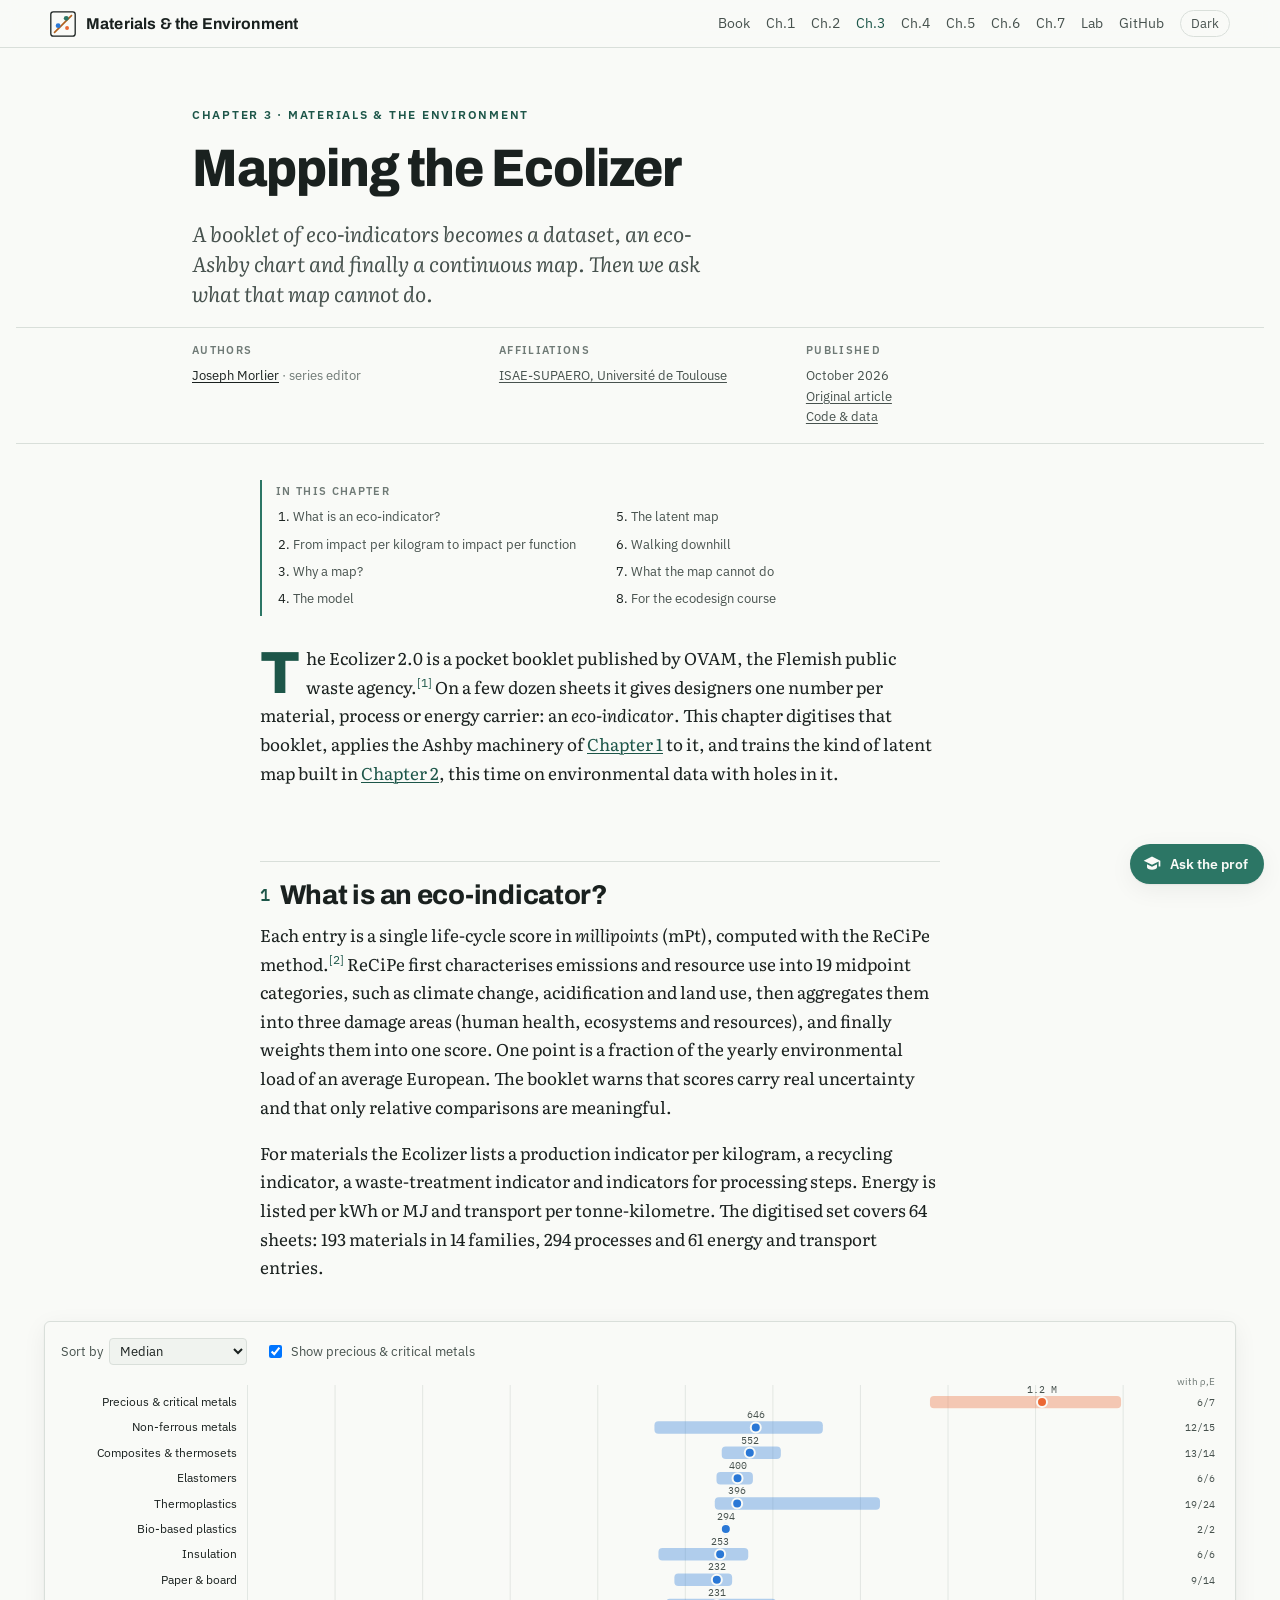
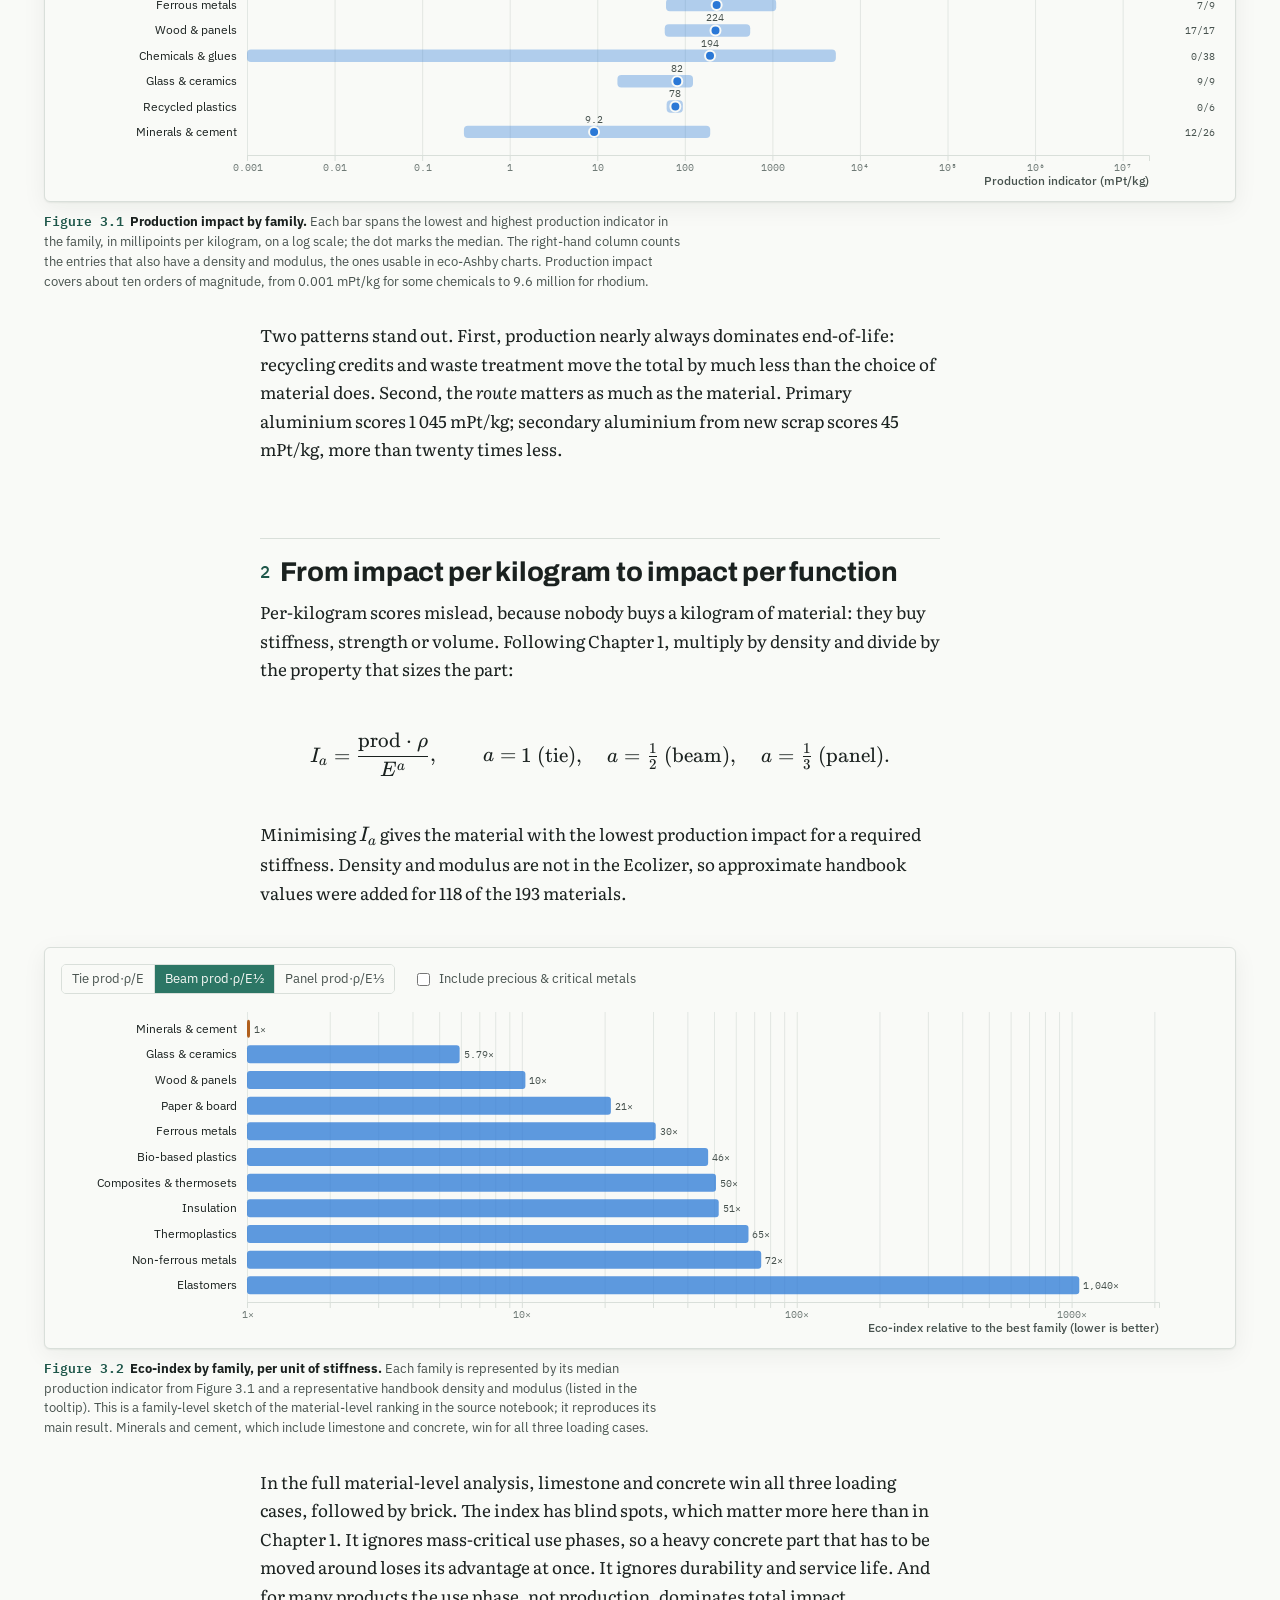
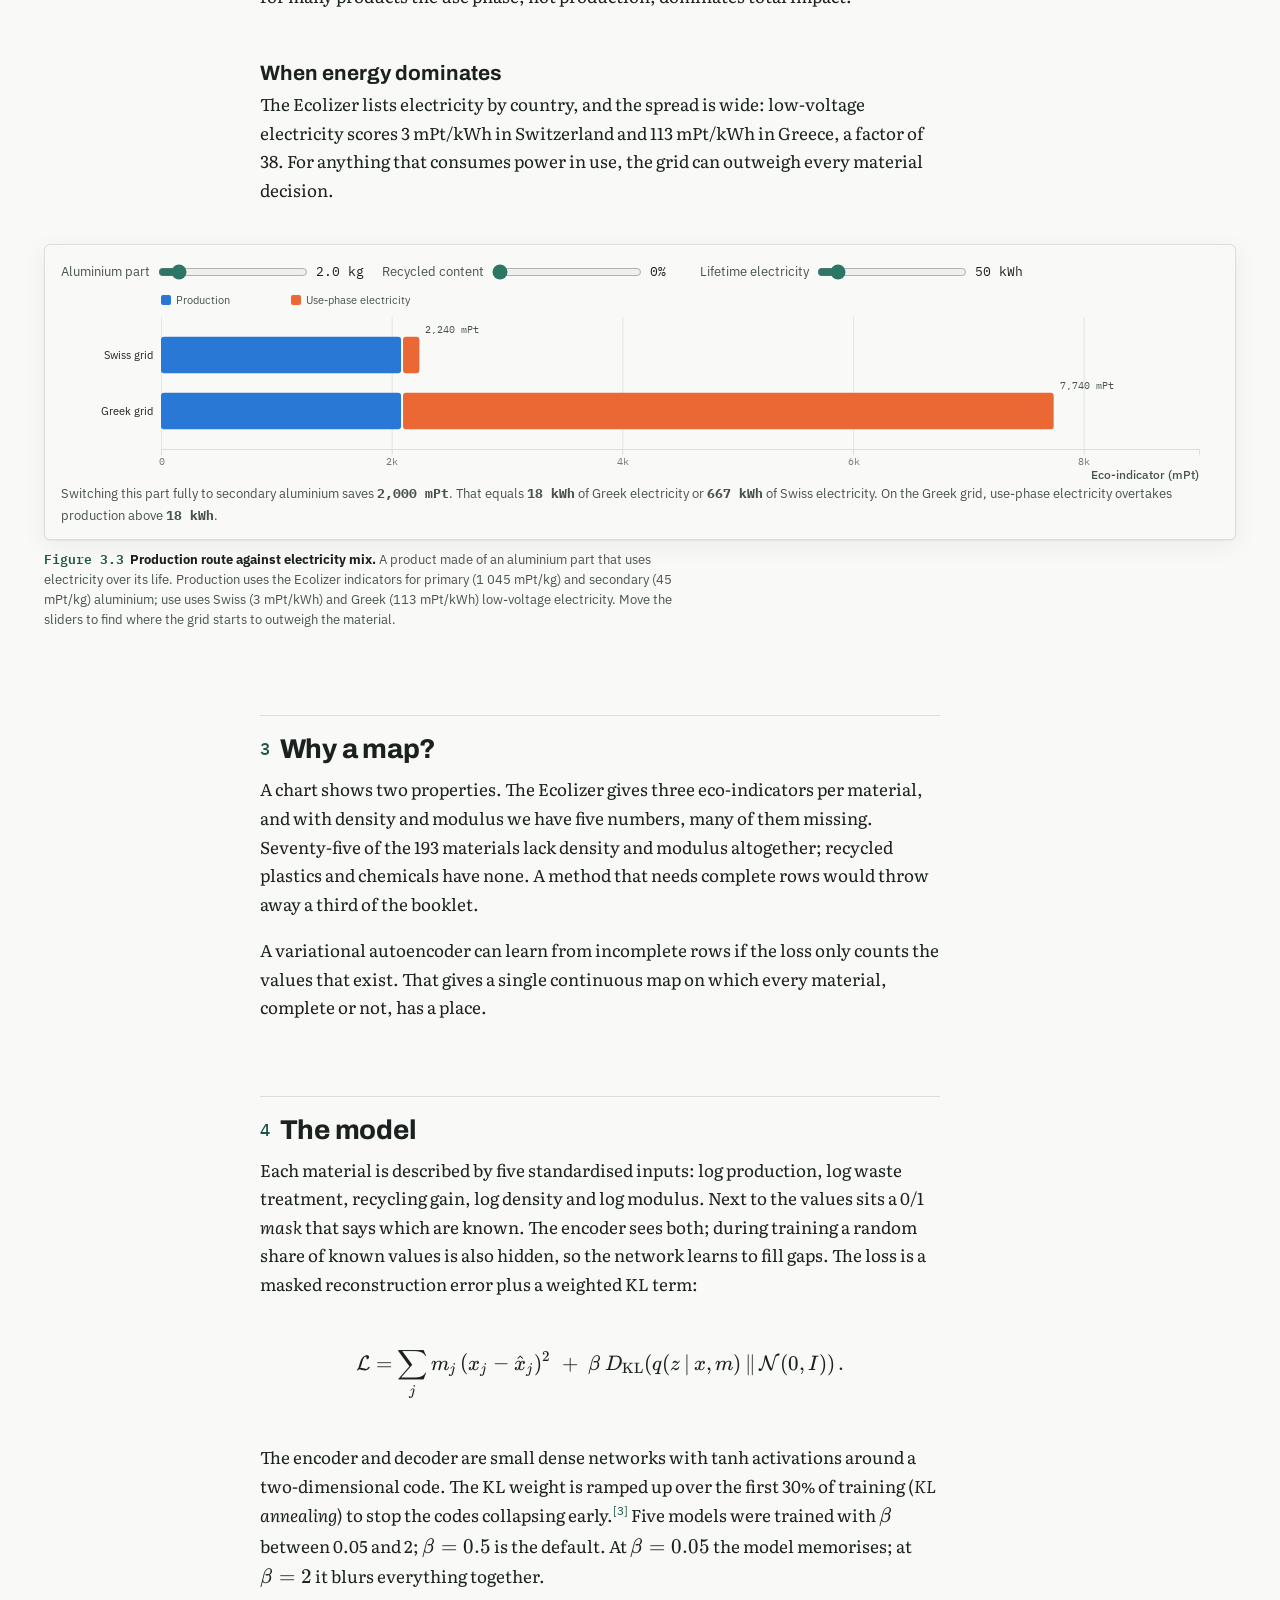
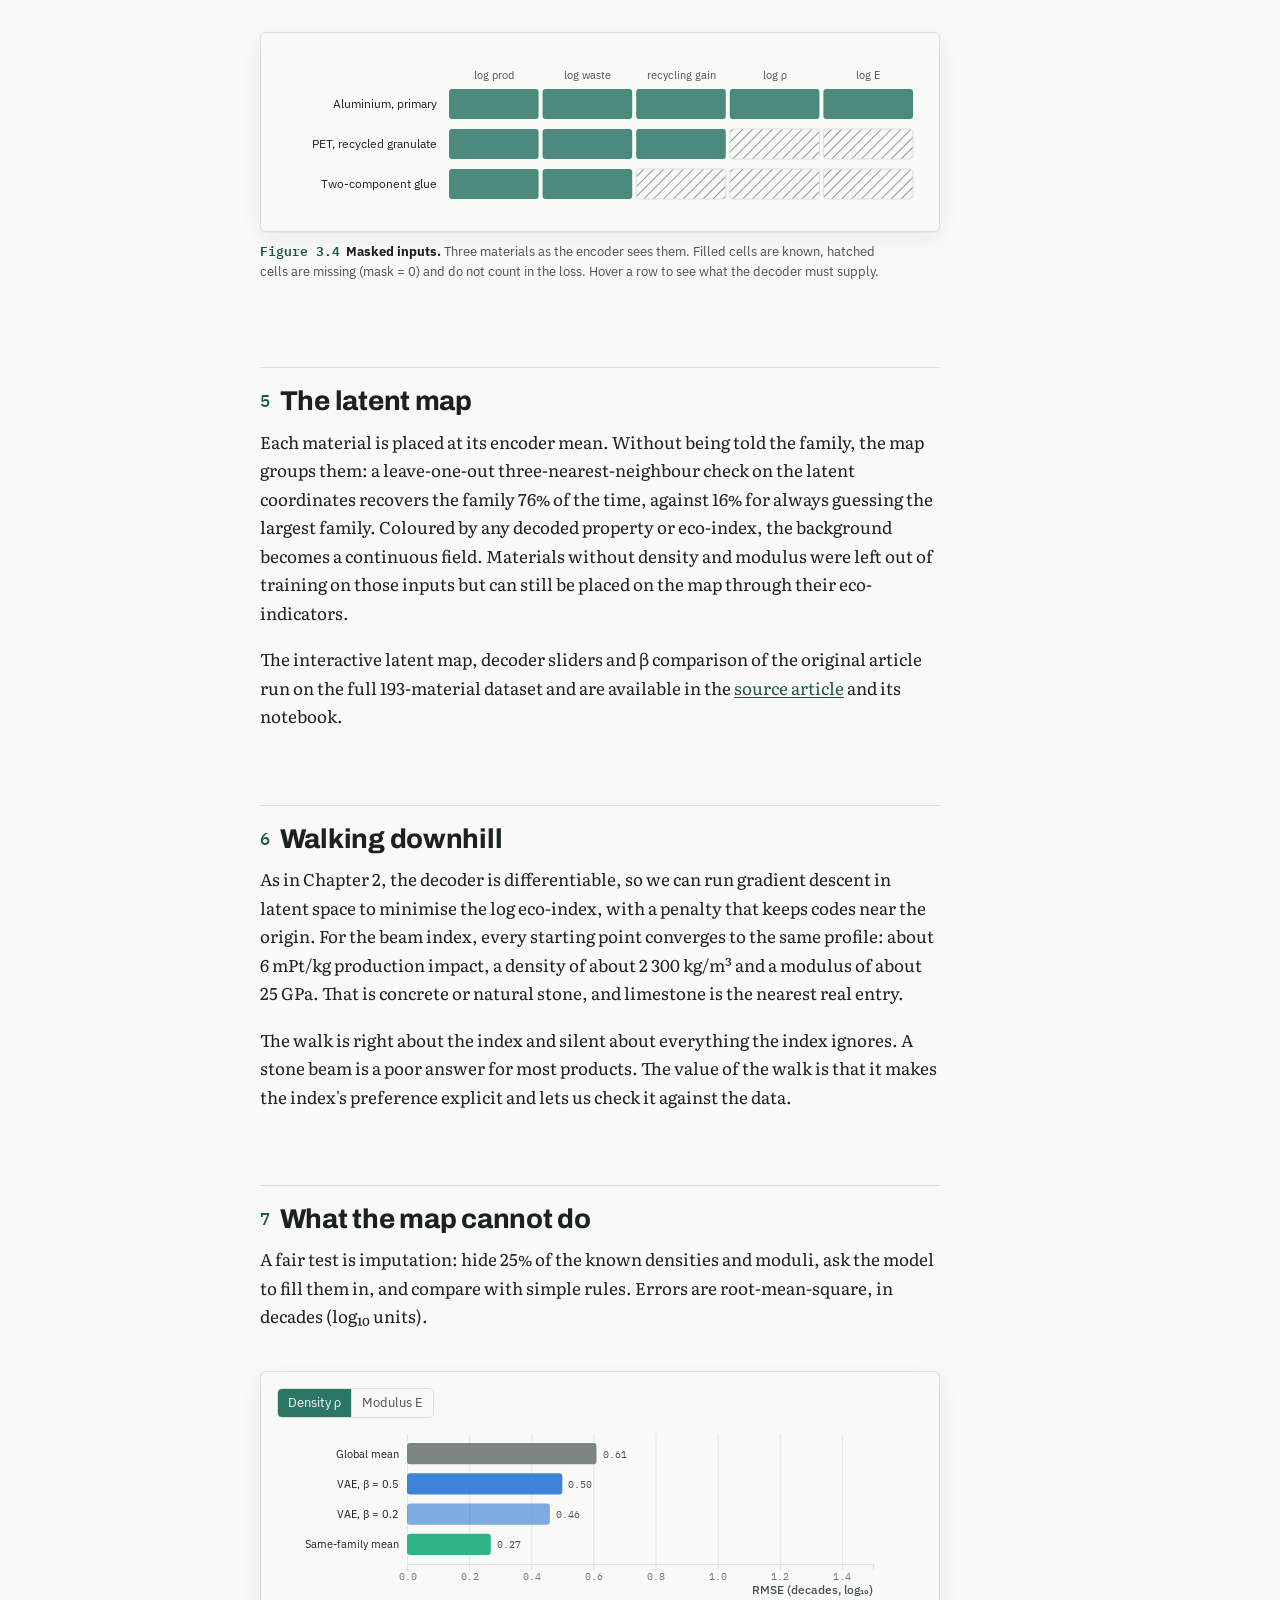
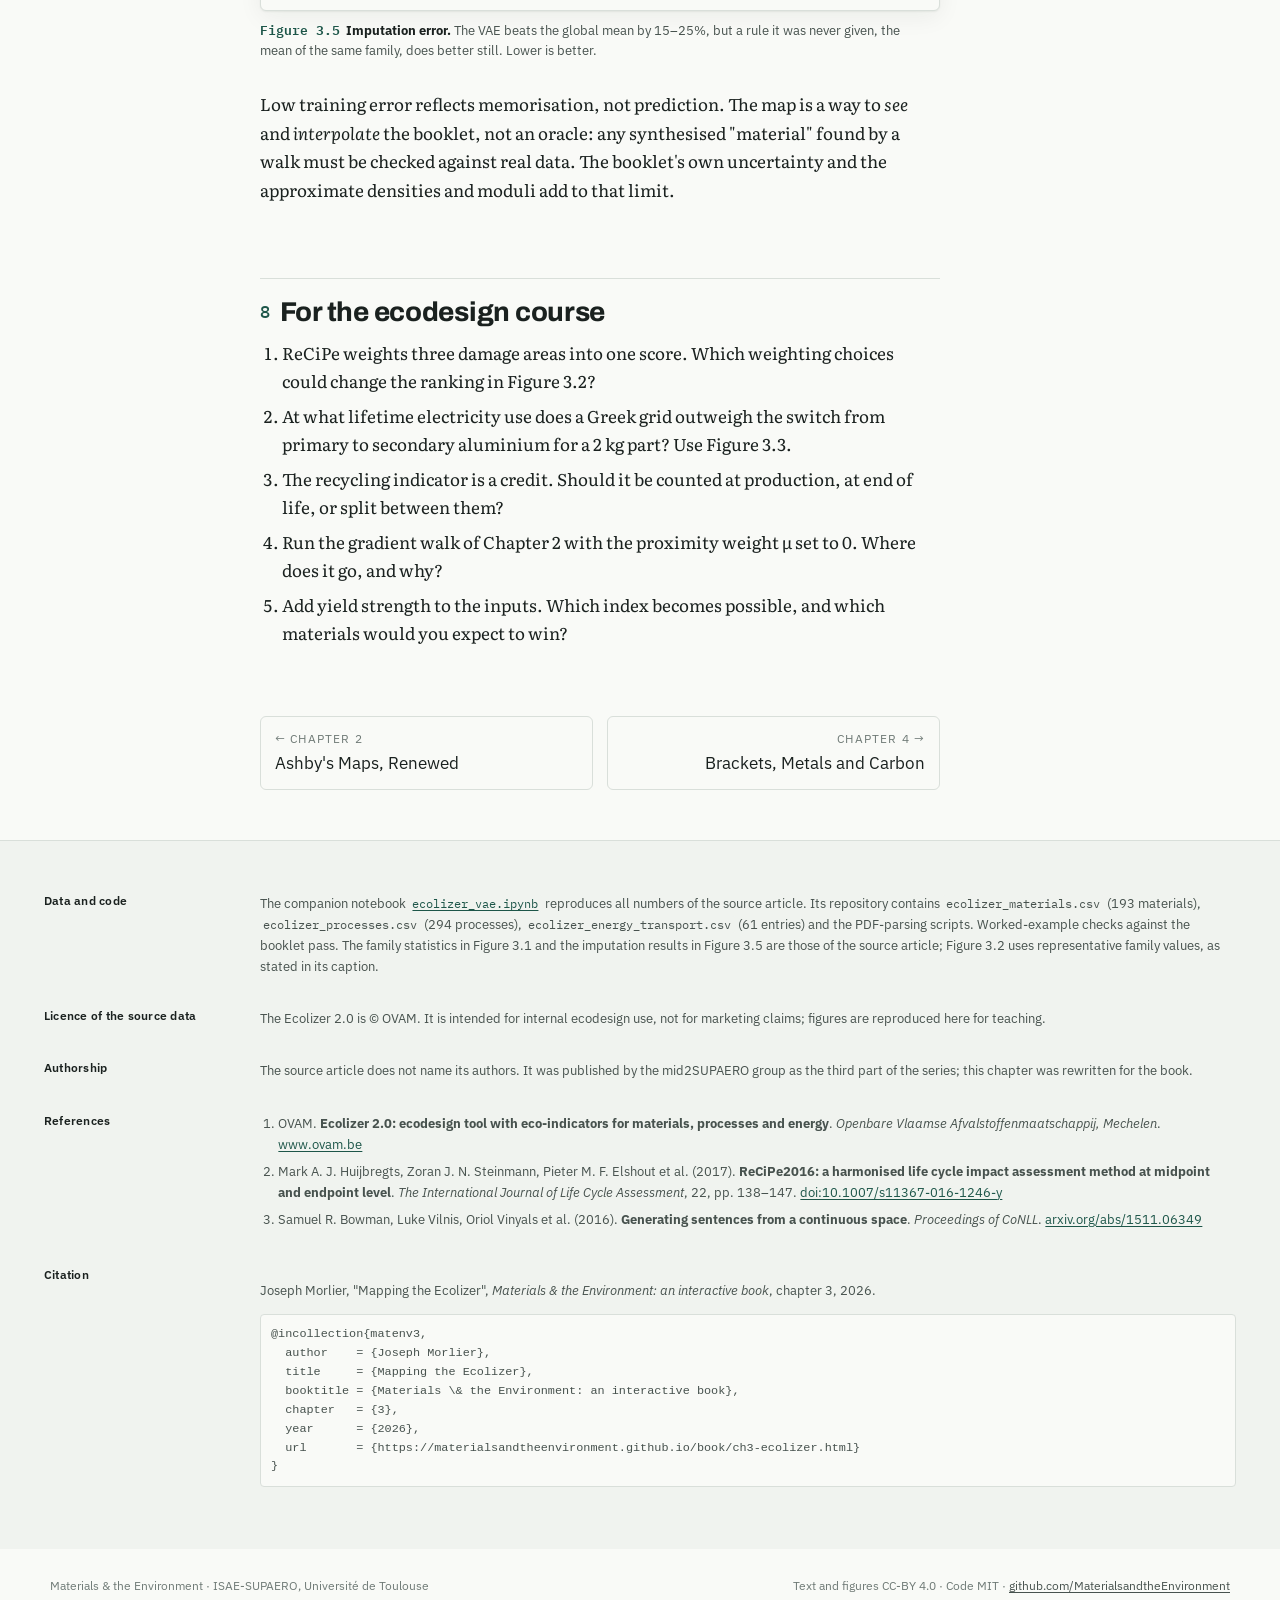
<file: book/ch3-ecolizer.html>
<!doctype html>
<html lang="en">
<head>
<meta charset="utf-8">
<meta name="viewport" content="width=device-width, initial-scale=1, viewport-fit=cover">
<title>Mapping the Ecolizer · Chapter 3</title>
<meta name="claude:viewport-fit-sides" content="cover">
<meta name="description" content="Chapter 3 of Materials & the Environment: eco-indicators from the OVAM Ecolizer 2.0, eco-Ashby indices and a masked variational autoencoder.">
<link rel="preconnect" href="https://fonts.googleapis.com"><link rel="preconnect" href="https://fonts.gstatic.com" crossorigin>
<link rel="stylesheet" href="https://fonts.googleapis.com/css2?family=Archivo:wdth,wght@75..125,500..800&family=IBM+Plex+Mono:wght@400;500;600&family=IBM+Plex+Sans:wght@400;500;600&family=Literata:ital,opsz,wght@0,7..72,400..700;1,7..72,400&display=swap">
<link rel="stylesheet" href="../assets/vendor/katex/katex.min.css">
<link rel="stylesheet" href="../assets/css/distill-lite.css">
<script src="../assets/vendor/d3.min.js"></script>
<script src="../assets/vendor/katex/katex.min.js"></script>
<script src="../assets/js/distill-lite.js" data-root=".."></script>
<script src="../assets/js/common.js"></script>
</head>
<body>
<d-site-header current="ch3-ecolizer"></d-site-header>

<d-front-matter><script type="text/json">{
  "title": "Mapping the Ecolizer",
  "chapter": 3, "slug": "ch3-ecolizer",
  "published": "October 2026",
  "source": "https://mid2supaero.github.io/ecolizer-vae/",
  "code": "https://mid2supaero.github.io/ecolizer-vae/notebook/ecolizer_vae.ipynb",
  "authors": [
    {"author": "Joseph Morlier", "role": "series editor", "authorURL": "https://github.com/jomorlier", "affiliations": [{"name": "ISAE-SUPAERO, Université de Toulouse", "url": "https://www.isae-supaero.fr"}]}
  ]
}</script></d-front-matter>

<d-title>
  <div class="kicker l-middle">Chapter 3 · Materials &amp; the Environment</div>
  <h1>Mapping the Ecolizer</h1>
  <p>A booklet of eco-indicators becomes a dataset, an eco-Ashby chart and finally a continuous map. Then we ask what that map cannot do.</p>
</d-title>
<d-byline></d-byline>

<d-article>
  <d-toc></d-toc>

  <p class="lede">The Ecolizer 2.0 is a pocket booklet published by OVAM, the Flemish public waste agency.<d-cite key="ovam"></d-cite> On a few dozen sheets it gives designers one number per material, process or energy carrier: an <em>eco-indicator</em>. This chapter digitises that booklet, applies the Ashby machinery of <a href="ch1-ashby-maps.html">Chapter 1</a> to it, and trains the kind of latent map built in <a href="ch2-latent-maps.html">Chapter 2</a>, this time on environmental data with holes in it.</p>

  <h2 id="indicator"><span class="sec">1</span>What is an eco-indicator?</h2>
  <p>Each entry is a single life-cycle score in <em>millipoints</em> (mPt), computed with the ReCiPe method.<d-cite key="recipe2017"></d-cite> ReCiPe first characterises emissions and resource use into 19 midpoint categories, such as climate change, acidification and land use, then aggregates them into three damage areas (human health, ecosystems and resources), and finally weights them into one score. One point is a fraction of the yearly environmental load of an average European. The booklet warns that scores carry real uncertainty and that only relative comparisons are meaningful.</p>
  <p>For materials the Ecolizer lists a production indicator per kilogram, a recycling indicator, a waste-treatment indicator and indicators for processing steps. Energy is listed per kWh or MJ and transport per tonne-kilometre. The digitised set covers 64 sheets: 193 materials in 14 families, 294 processes and 61 energy and transport entries.</p>

  <figure class="fig l-page" id="fig-families">
    <div class="fig-panel">
      <div class="controls">
        <label for="fam-sort">Sort by <select id="fam-sort"><option value="median">Median</option><option value="max">Maximum</option><option value="span">Spread</option><option value="n">Number of entries</option></select></label>
        <label><input type="checkbox" id="fam-precious" checked> Show precious &amp; critical metals</label>
      </div>
      <div id="fam-chart"></div>
    </div>
    <figcaption><span class="fig-num">Figure 3.1</span><b>Production impact by family.</b> Each bar spans the lowest and highest production indicator in the family, in millipoints per kilogram, on a log scale; the dot marks the median. The right-hand column counts the entries that also have a density and modulus, the ones usable in eco-Ashby charts. Production impact covers about ten orders of magnitude, from 0.001 mPt/kg for some chemicals to 9.6 million for rhodium.</figcaption>
  </figure>

  <p>Two patterns stand out. First, production nearly always dominates end-of-life: recycling credits and waste treatment move the total by much less than the choice of material does. Second, the <em>route</em> matters as much as the material. Primary aluminium scores 1 045 mPt/kg; secondary aluminium from new scrap scores 45 mPt/kg, more than twenty times less.</p>

  <h2 id="function"><span class="sec">2</span>From impact per kilogram to impact per function</h2>
  <p>Per-kilogram scores mislead, because nobody buys a kilogram of material: they buy stiffness, strength or volume. Following Chapter 1, multiply by density and divide by the property that sizes the part:</p>
  <d-math block>I_a = \frac{\text{prod}\cdot\rho}{E^{a}}, \qquad a = 1\ (\text{tie}),\quad a = \tfrac12\ (\text{beam}),\quad a = \tfrac13\ (\text{panel}).</d-math>
  <p>Minimising <d-math>I_a</d-math> gives the material with the lowest production impact for a required stiffness. Density and modulus are not in the Ecolizer, so approximate handbook values were added for 118 of the 193 materials.</p>

  <figure class="fig l-page" id="fig-ecoindex">
    <div class="fig-panel">
      <div class="controls"><span id="eco-case"></span><label><input type="checkbox" id="eco-precious"> Include precious &amp; critical metals</label></div>
      <div id="ecoindex-chart"></div>
    </div>
    <figcaption><span class="fig-num">Figure 3.2</span><b>Eco-index by family, per unit of stiffness.</b> Each family is represented by its median production indicator from Figure 3.1 and a representative handbook density and modulus (listed in the tooltip). This is a family-level sketch of the material-level ranking in the source notebook; it reproduces its main result. Minerals and cement, which include limestone and concrete, win for all three loading cases.</figcaption>
  </figure>

  <p>In the full material-level analysis, limestone and concrete win all three loading cases, followed by brick. The index has blind spots, which matter more here than in Chapter 1. It ignores mass-critical use phases, so a heavy concrete part that has to be moved around loses its advantage at once. It ignores durability and service life. And for many products the use phase, not production, dominates total impact.</p>

  <h3>When energy dominates</h3>
  <p>The Ecolizer lists electricity by country, and the spread is wide: low-voltage electricity scores 3 mPt/kWh in Switzerland and 113 mPt/kWh in Greece, a factor of 38. For anything that consumes power in use, the grid can outweigh every material decision.</p>

  <figure class="fig l-page" id="fig-energy">
    <div class="fig-panel">
      <div class="controls">
        <label for="en-mass">Aluminium part <input type="range" id="en-mass" min="0.1" max="20" step="0.1" value="2"><output id="en-mass-out">2.0 kg</output></label>
        <label for="en-rec">Recycled content <input type="range" id="en-rec" min="0" max="100" step="5" value="0"><output id="en-rec-out">0%</output></label>
        <label for="en-kwh">Lifetime electricity <input type="range" id="en-kwh" min="0" max="500" step="5" value="50"><output id="en-kwh-out">50 kWh</output></label>
      </div>
      <div id="energy-chart"></div>
      <div class="readout" id="energy-readout"></div>
    </div>
    <figcaption><span class="fig-num">Figure 3.3</span><b>Production route against electricity mix.</b> A product made of an aluminium part that uses electricity over its life. Production uses the Ecolizer indicators for primary (1 045 mPt/kg) and secondary (45 mPt/kg) aluminium; use uses Swiss (3 mPt/kWh) and Greek (113 mPt/kWh) low-voltage electricity. Move the sliders to find where the grid starts to outweigh the material.</figcaption>
  </figure>

  <h2 id="why-map"><span class="sec">3</span>Why a map?</h2>
  <p>A chart shows two properties. The Ecolizer gives three eco-indicators per material, and with density and modulus we have five numbers, many of them missing. Seventy-five of the 193 materials lack density and modulus altogether; recycled plastics and chemicals have none. A method that needs complete rows would throw away a third of the booklet.</p>
  <p>A variational autoencoder can learn from incomplete rows if the loss only counts the values that exist. That gives a single continuous map on which every material, complete or not, has a place.</p>

  <h2 id="model"><span class="sec">4</span>The model</h2>
  <p>Each material is described by five standardised inputs: log production, log waste treatment, recycling gain, log density and log modulus. Next to the values sits a 0/1 <em>mask</em> that says which are known. The encoder sees both; during training a random share of known values is also hidden, so the network learns to fill gaps. The loss is a masked reconstruction error plus a weighted KL term:</p>
  <d-math block>\mathcal{L} = \sum_j m_j\,(x_j - \hat{x}_j)^2 \;+\; \beta\, D_{\mathrm{KL}}\!\left(q(z\,|\,x, m)\,\Vert\,\mathcal{N}(0,I)\right).</d-math>
  <p>The encoder and decoder are small dense networks with tanh activations around a two-dimensional code. The KL weight is ramped up over the first 30% of training (<em>KL annealing</em>) to stop the codes collapsing early.<d-cite key="bowman2016"></d-cite> Five models were trained with <d-math>\beta</d-math> between 0.05 and 2; <d-math>\beta = 0.5</d-math> is the default. At <d-math>\beta = 0.05</d-math> the model memorises; at <d-math>\beta = 2</d-math> it blurs everything together.</p>

  <figure class="fig l-body" id="fig-mask">
    <div class="fig-panel"><div id="mask-chart"></div></div>
    <figcaption><span class="fig-num">Figure 3.4</span><b>Masked inputs.</b> Three materials as the encoder sees them. Filled cells are known, hatched cells are missing (mask = 0) and do not count in the loss. Hover a row to see what the decoder must supply.</figcaption>
  </figure>

  <h2 id="latent"><span class="sec">5</span>The latent map</h2>
  <p>Each material is placed at its encoder mean. Without being told the family, the map groups them: a leave-one-out three-nearest-neighbour check on the latent coordinates recovers the family 76% of the time, against 16% for always guessing the largest family. Coloured by any decoded property or eco-index, the background becomes a continuous field. Materials without density and modulus were left out of training on those inputs but can still be placed on the map through their eco-indicators.</p>
  <p>The interactive latent map, decoder sliders and β comparison of the original article run on the full 193-material dataset and are available in the <a href="https://mid2supaero.github.io/ecolizer-vae/">source article</a> and its notebook.</p>

  <h2 id="downhill"><span class="sec">6</span>Walking downhill</h2>
  <p>As in Chapter 2, the decoder is differentiable, so we can run gradient descent in latent space to minimise the log eco-index, with a penalty that keeps codes near the origin. For the beam index, every starting point converges to the same profile: about 6 mPt/kg production impact, a density of about 2 300 kg/m³ and a modulus of about 25 GPa. That is concrete or natural stone, and limestone is the nearest real entry.</p>
  <p>The walk is right about the index and silent about everything the index ignores. A stone beam is a poor answer for most products. The value of the walk is that it makes the index's preference explicit and lets us check it against the data.</p>

  <h2 id="limits"><span class="sec">7</span>What the map cannot do</h2>
  <p>A fair test is imputation: hide 25% of the known densities and moduli, ask the model to fill them in, and compare with simple rules. Errors are root-mean-square, in decades (log₁₀ units).</p>

  <figure class="fig l-body" id="fig-impute">
    <div class="fig-panel">
      <div class="controls"><span id="imp-seg"></span></div>
      <div id="impute-chart"></div>
    </div>
    <figcaption><span class="fig-num">Figure 3.5</span><b>Imputation error.</b> The VAE beats the global mean by 15–25%, but a rule it was never given, the mean of the same family, does better still. Lower is better.</figcaption>
  </figure>

  <p>Low training error reflects memorisation, not prediction. The map is a way to <em>see</em> and <em>interpolate</em> the booklet, not an oracle: any synthesised "material" found by a walk must be checked against real data. The booklet's own uncertainty and the approximate densities and moduli add to that limit.</p>

  <h2 id="course"><span class="sec">8</span>For the ecodesign course</h2>
  <ol>
    <li>ReCiPe weights three damage areas into one score. Which weighting choices could change the ranking in Figure 3.2?</li>
    <li>At what lifetime electricity use does a Greek grid outweigh the switch from primary to secondary aluminium for a 2 kg part? Use Figure 3.3.</li>
    <li>The recycling indicator is a credit. Should it be counted at production, at end of life, or split between them?</li>
    <li>Run the gradient walk of Chapter 2 with the proximity weight μ set to 0. Where does it go, and why?</li>
    <li>Add yield strength to the inputs. Which index becomes possible, and which materials would you expect to win?</li>
  </ol>

  <d-chapter-nav current="ch3-ecolizer"></d-chapter-nav>
</d-article>

<d-appendix>
  <h3>Data and code</h3>
  <p>The companion notebook <a href="https://mid2supaero.github.io/ecolizer-vae/notebook/ecolizer_vae.ipynb"><code>ecolizer_vae.ipynb</code></a> reproduces all numbers of the source article. Its repository contains <code>ecolizer_materials.csv</code> (193 materials), <code>ecolizer_processes.csv</code> (294 processes), <code>ecolizer_energy_transport.csv</code> (61 entries) and the PDF-parsing scripts. Worked-example checks against the booklet pass. The family statistics in Figure 3.1 and the imputation results in Figure 3.5 are those of the source article; Figure 3.2 uses representative family values, as stated in its caption.</p>
  <h3>Licence of the source data</h3>
  <p>The Ecolizer 2.0 is © OVAM. It is intended for internal ecodesign use, not for marketing claims; figures are reproduced here for teaching.</p>
  <h3>Authorship</h3>
  <p>The source article does not name its authors. It was published by the mid2SUPAERO group as the third part of the series; this chapter was rewritten for the book.</p>
  <d-footnote-list></d-footnote-list>
  <d-citation-list></d-citation-list>
  <d-cite-this></d-cite-this>
</d-appendix>

<d-bibliography><script type="text/bibtex">
@misc{ovam, author = {{OVAM}}, title = {Ecolizer 2.0: ecodesign tool with eco-indicators for materials, processes and energy}, howpublished = {Openbare Vlaamse Afvalstoffenmaatschappij, Mechelen}, url = {https://www.ovam.be}}
@article{recipe2017, author = {Huijbregts, Mark A. J. and Steinmann, Zoran J. N. and Elshout, Pieter M. F. and others}, title = {ReCiPe2016: a harmonised life cycle impact assessment method at midpoint and endpoint level}, journal = {The International Journal of Life Cycle Assessment}, volume = {22}, pages = {138--147}, year = {2017}, doi = {10.1007/s11367-016-1246-y}}
@inproceedings{bowman2016, author = {Bowman, Samuel R. and Vilnis, Luke and Vinyals, Oriol and Dai, Andrew M. and Jozefowicz, Rafal and Bengio, Samy}, title = {Generating sentences from a continuous space}, booktitle = {Proceedings of CoNLL}, year = {2016}, url = {https://arxiv.org/abs/1511.06349}}
</script></d-bibliography>

<d-site-footer></d-site-footer>
<script src="../assets/js/ch3.js"></script>
</body>
</html>
</file>
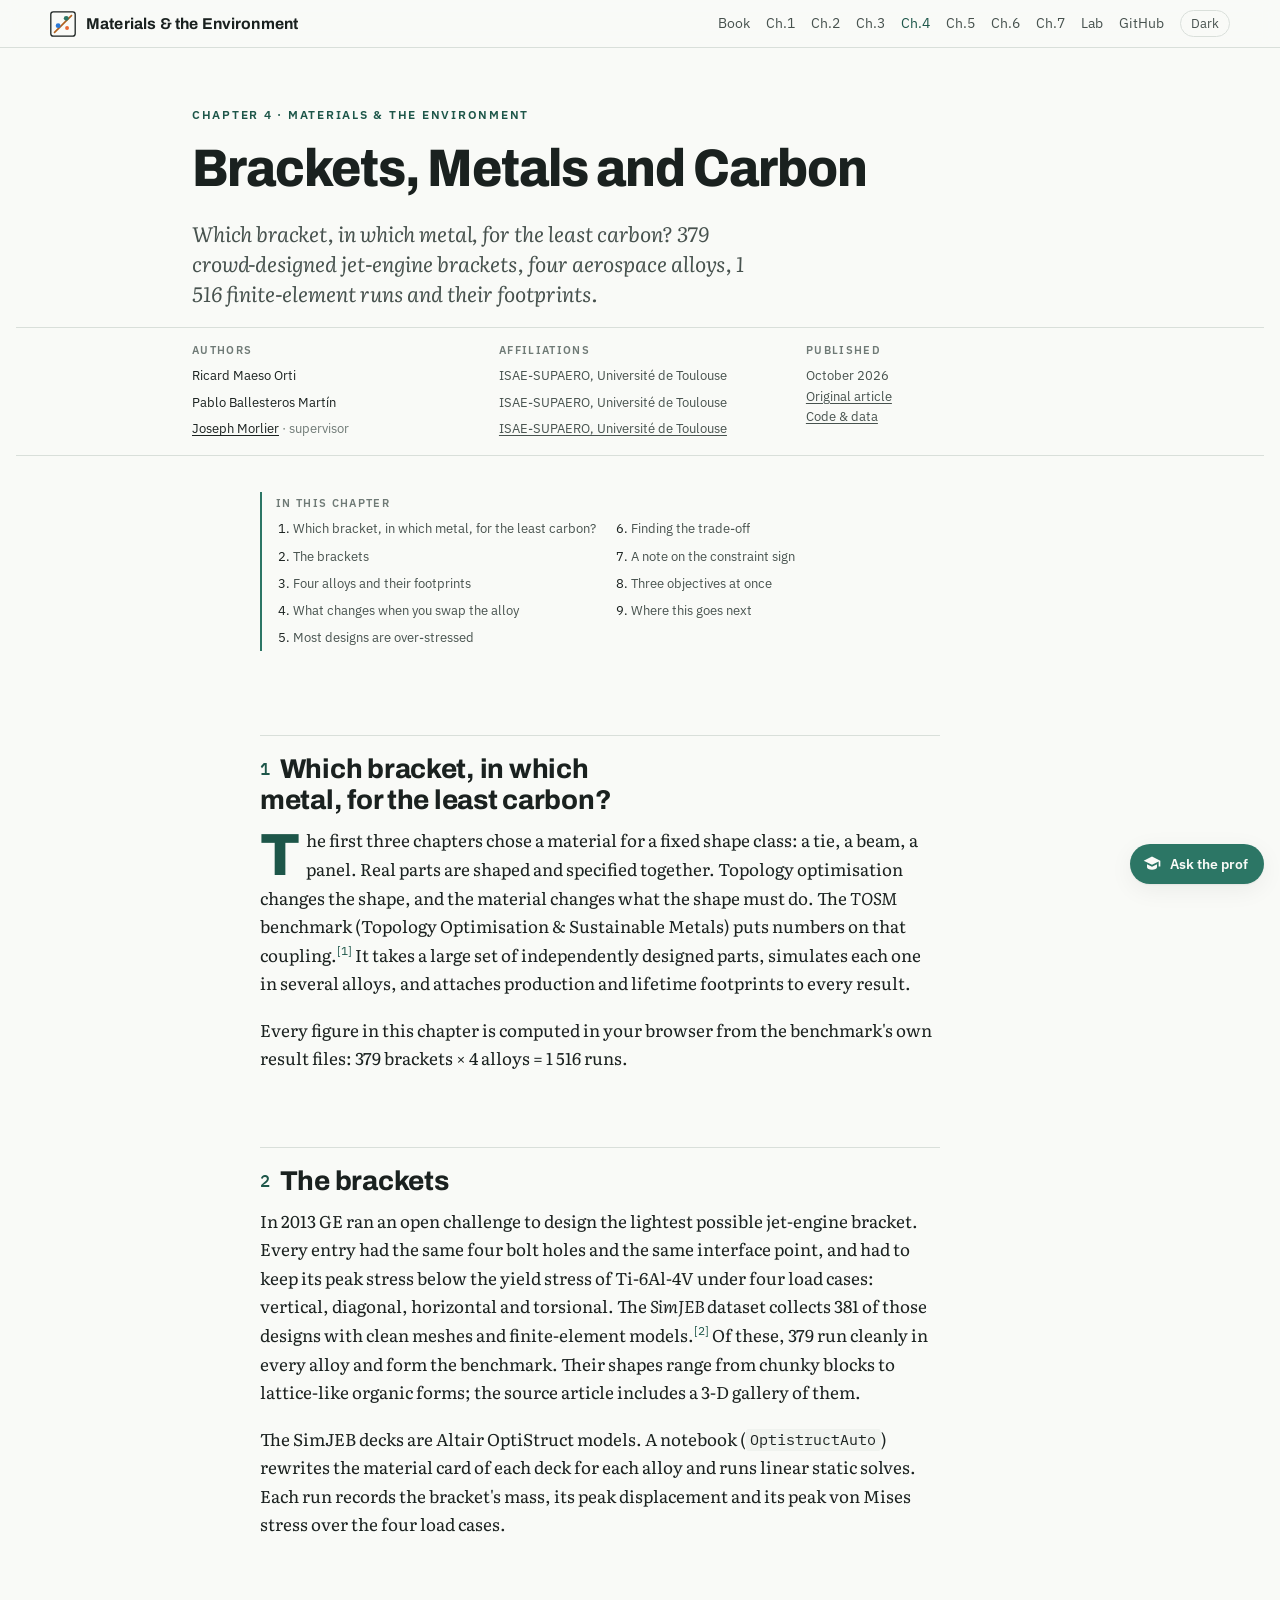
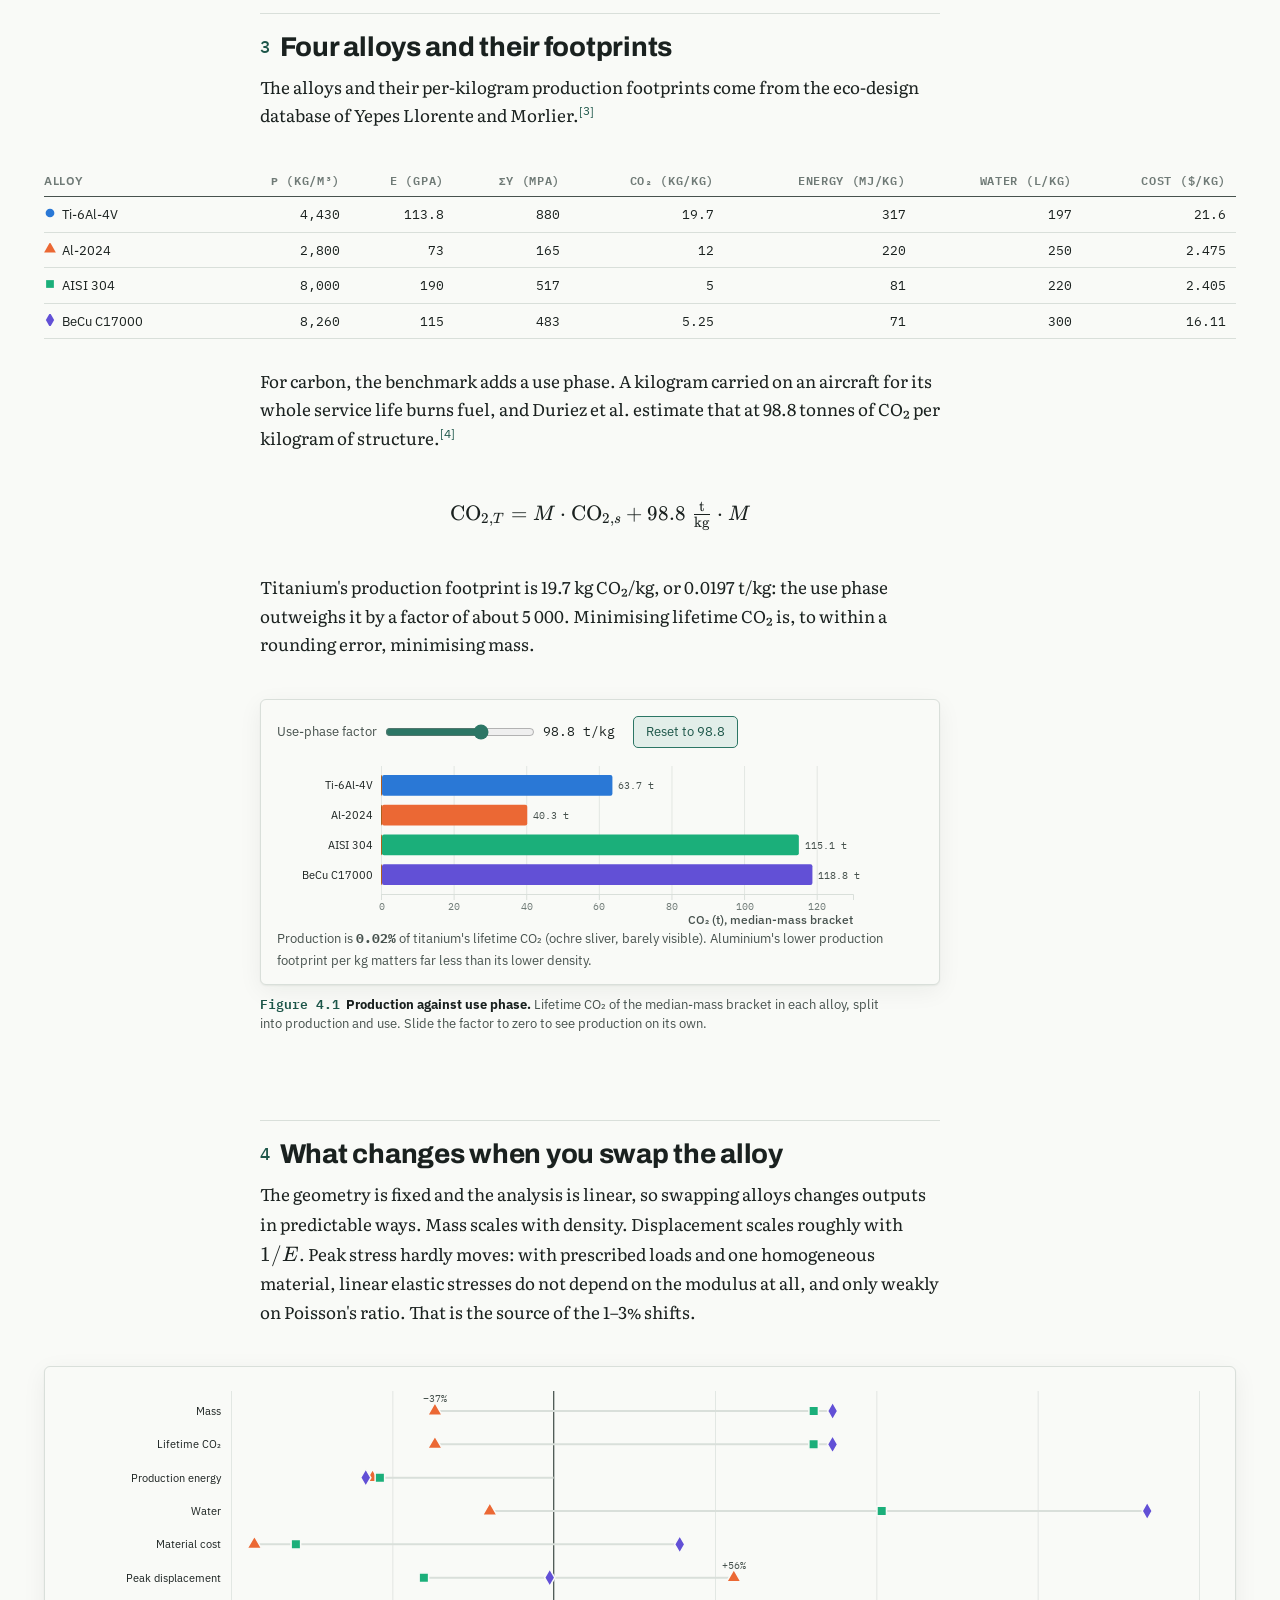
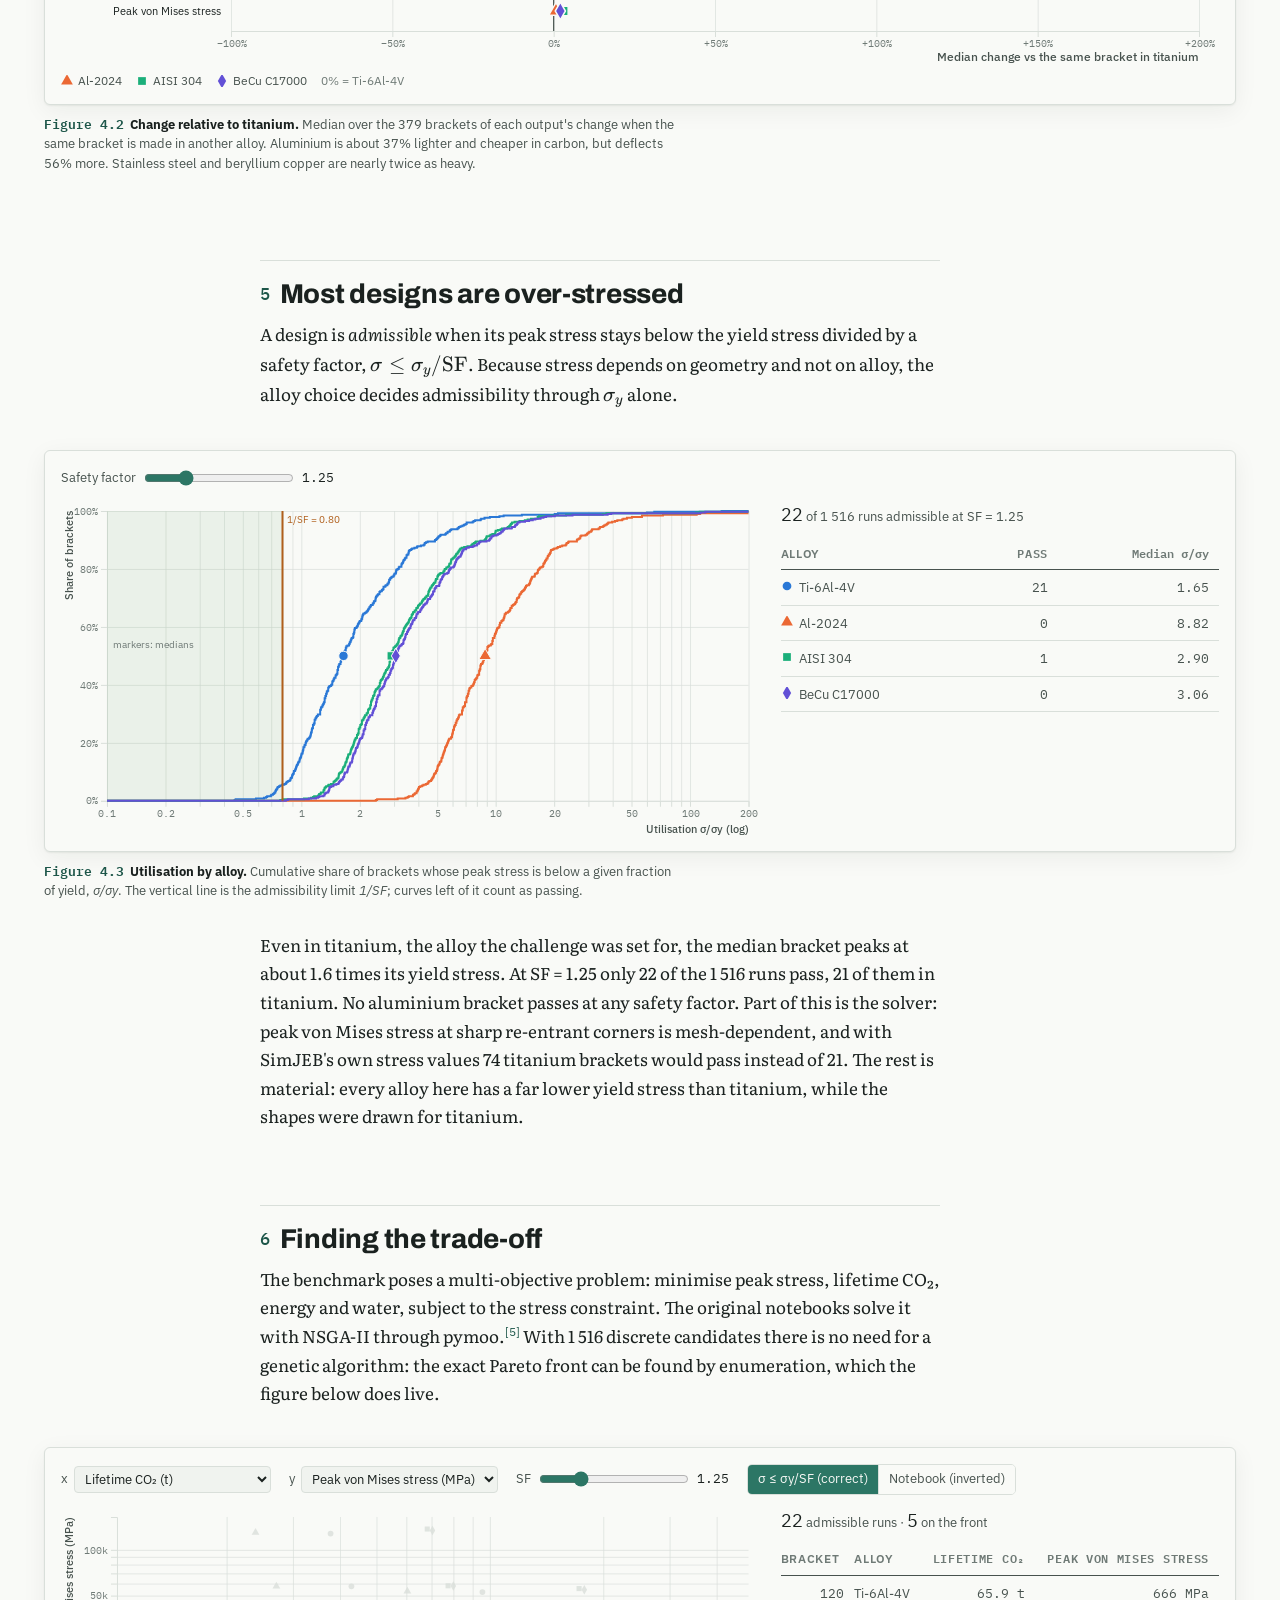
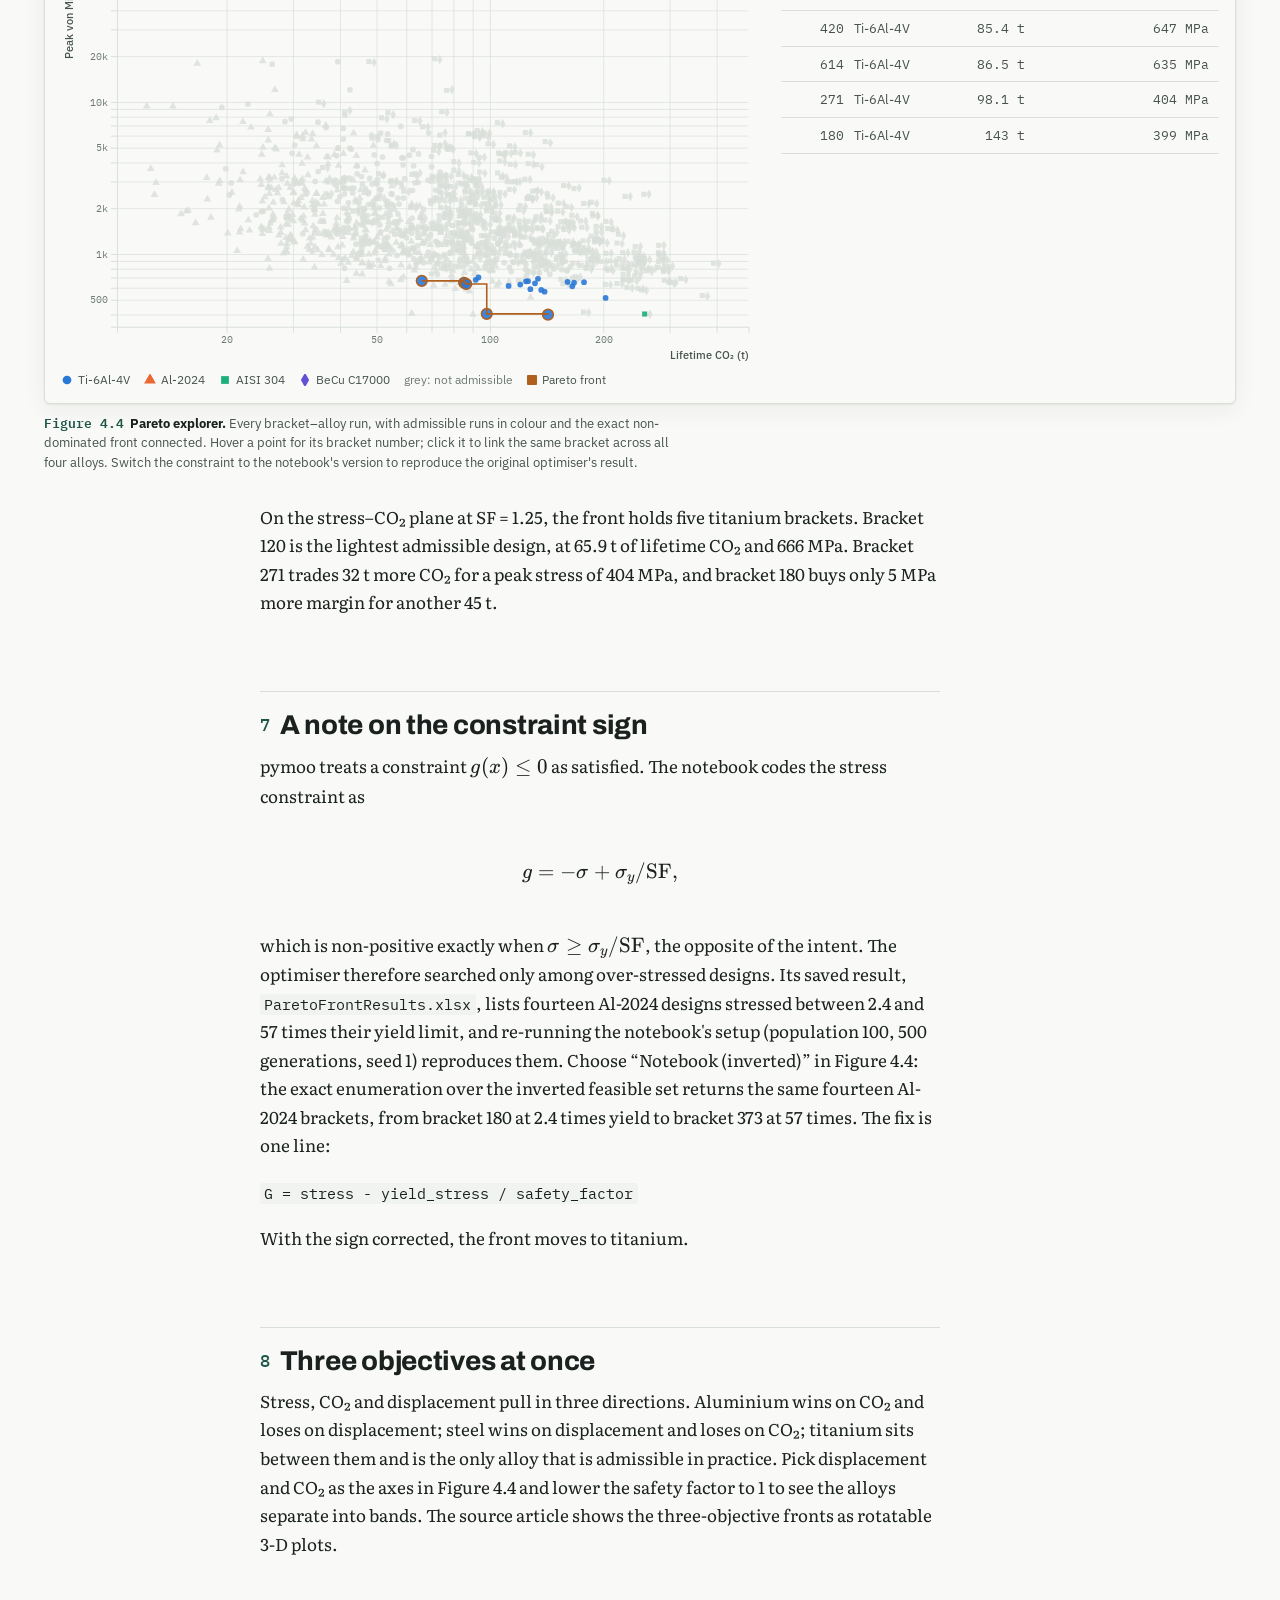
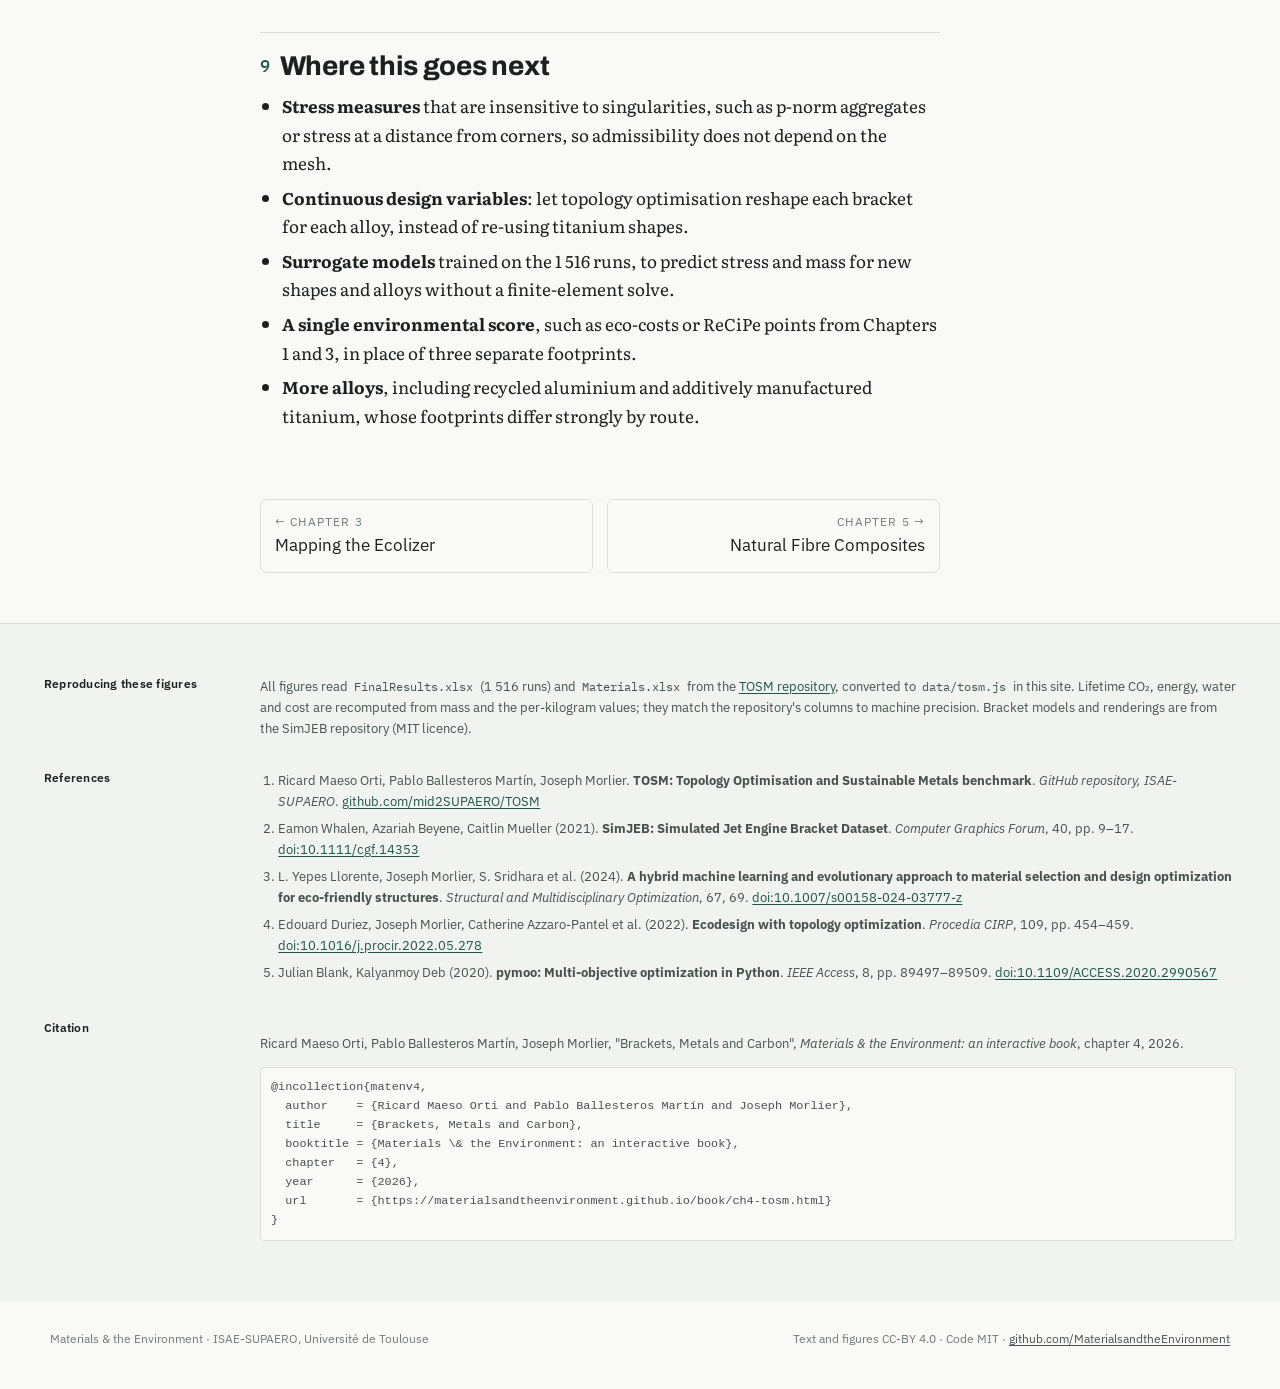
<file: book/ch4-tosm.html>
<!doctype html>
<html lang="en">
<head>
<meta charset="utf-8">
<meta name="viewport" content="width=device-width, initial-scale=1, viewport-fit=cover">
<title>Brackets, Metals and Carbon · Chapter 4</title>
<meta name="claude:viewport-fit-sides" content="cover">
<meta name="description" content="Chapter 4 of Materials & the Environment: the TOSM benchmark of 379 jet-engine brackets re-simulated in four aerospace alloys with carbon, energy and water footprints.">
<link rel="preconnect" href="https://fonts.googleapis.com"><link rel="preconnect" href="https://fonts.gstatic.com" crossorigin>
<link rel="stylesheet" href="https://fonts.googleapis.com/css2?family=Archivo:wdth,wght@75..125,500..800&family=IBM+Plex+Mono:wght@400;500;600&family=IBM+Plex+Sans:wght@400;500;600&family=Literata:ital,opsz,wght@0,7..72,400..700;1,7..72,400&display=swap">
<link rel="stylesheet" href="../assets/vendor/katex/katex.min.css">
<link rel="stylesheet" href="../assets/css/distill-lite.css">
<script src="../assets/vendor/d3.min.js"></script>
<script src="../assets/vendor/katex/katex.min.js"></script>
<script src="../assets/js/distill-lite.js" data-root=".."></script>
<script src="../assets/js/common.js"></script>
<script src="../data/tosm.js"></script>
</head>
<body>
<d-site-header current="ch4-tosm"></d-site-header>

<d-front-matter><script type="text/json">{
  "title": "Brackets, Metals and Carbon",
  "chapter": 4, "slug": "ch4-tosm",
  "published": "October 2026",
  "source": "https://mid2supaero.github.io/tosm/",
  "code": "https://github.com/mid2SUPAERO/TOSM",
  "authors": [
    {"author": "Ricard Maeso Orti", "affiliations": [{"name": "ISAE-SUPAERO, Université de Toulouse"}]},
    {"author": "Pablo Ballesteros Martín", "affiliations": [{"name": "ISAE-SUPAERO, Université de Toulouse"}]},
    {"author": "Joseph Morlier", "role": "supervisor", "authorURL": "https://github.com/jomorlier", "affiliations": [{"name": "ISAE-SUPAERO, Université de Toulouse", "url": "https://www.isae-supaero.fr"}]}
  ]
}</script></d-front-matter>

<d-title>
  <div class="kicker l-middle">Chapter 4 · Materials &amp; the Environment</div>
  <h1>Brackets, Metals and Carbon</h1>
  <p>Which bracket, in which metal, for the least carbon? 379 crowd-designed jet-engine brackets, four aerospace alloys, 1 516 finite-element runs and their footprints.</p>
</d-title>
<d-byline></d-byline>

<d-article>
  <d-toc></d-toc>

  <h2 id="question"><span class="sec">1</span>Which bracket, in which metal, for the least carbon?</h2>
  <p class="lede">The first three chapters chose a material for a fixed shape class: a tie, a beam, a panel. Real parts are shaped and specified together. Topology optimisation changes the shape, and the material changes what the shape must do. The <em>TOSM</em> benchmark (Topology Optimisation &amp; Sustainable Metals) puts numbers on that coupling.<d-cite key="tosm"></d-cite> It takes a large set of independently designed parts, simulates each one in several alloys, and attaches production and lifetime footprints to every result.</p>
  <p>Every figure in this chapter is computed in your browser from the benchmark's own result files: 379 brackets × 4 alloys = 1 516 runs.</p>

  <h2 id="brackets"><span class="sec">2</span>The brackets</h2>
  <p>In 2013 GE ran an open challenge to design the lightest possible jet-engine bracket. Every entry had the same four bolt holes and the same interface point, and had to keep its peak stress below the yield stress of Ti-6Al-4V under four load cases: vertical, diagonal, horizontal and torsional. The <em>SimJEB</em> dataset collects 381 of those designs with clean meshes and finite-element models.<d-cite key="simjeb"></d-cite> Of these, 379 run cleanly in every alloy and form the benchmark. Their shapes range from chunky blocks to lattice-like organic forms; the source article includes a 3-D gallery of them.</p>
  <p>The SimJEB decks are Altair OptiStruct models. A notebook (<code>OptistructAuto</code>) rewrites the material card of each deck for each alloy and runs linear static solves. Each run records the bracket's mass, its peak displacement and its peak von Mises stress over the four load cases.</p>

  <h2 id="alloys"><span class="sec">3</span>Four alloys and their footprints</h2>
  <p>The alloys and their per-kilogram production footprints come from the eco-design database of Yepes Llorente and Morlier.<d-cite key="yepes2024"></d-cite></p>
  <div class="table-wrap l-page">
    <table>
      <thead><tr><th>Alloy</th><th class="n">ρ (kg/m³)</th><th class="n">E (GPa)</th><th class="n">σy (MPa)</th><th class="n">CO₂ (kg/kg)</th><th class="n">Energy (MJ/kg)</th><th class="n">Water (L/kg)</th><th class="n">Cost ($/kg)</th></tr></thead>
      <tbody id="mat-table"></tbody>
    </table>
  </div>
  <p>For carbon, the benchmark adds a use phase. A kilogram carried on an aircraft for its whole service life burns fuel, and Duriez et al. estimate that at 98.8 tonnes of CO₂ per kilogram of structure.<d-cite key="duriez2022"></d-cite></p>
  <d-math block>\text{CO}_{2,T} = M\cdot \text{CO}_{2,s} + 98.8\ \tfrac{\text{t}}{\text{kg}}\cdot M</d-math>
  <p>Titanium's production footprint is 19.7 kg CO₂/kg, or 0.0197 t/kg: the use phase outweighs it by a factor of about 5 000. Minimising lifetime CO₂ is, to within a rounding error, minimising mass.</p>

  <figure class="fig l-body" id="fig-split">
    <div class="fig-panel">
      <div class="controls">
        <label for="uf">Use-phase factor <input type="range" id="uf" min="0" max="150" step="0.1" value="98.8"><output id="uf-out">98.8 t/kg</output></label>
        <button class="btn" type="button" id="uf-reset">Reset to 98.8</button>
      </div>
      <div id="split-chart"></div>
      <div class="readout" id="split-readout"></div>
    </div>
    <figcaption><span class="fig-num">Figure 4.1</span><b>Production against use phase.</b> Lifetime CO₂ of the median-mass bracket in each alloy, split into production and use. Slide the factor to zero to see production on its own.</figcaption>
  </figure>

  <h2 id="swap"><span class="sec">4</span>What changes when you swap the alloy</h2>
  <p>The geometry is fixed and the analysis is linear, so swapping alloys changes outputs in predictable ways. Mass scales with density. Displacement scales roughly with <d-math>1/E</d-math>. Peak stress hardly moves: with prescribed loads and one homogeneous material, linear elastic stresses do not depend on the modulus at all, and only weakly on Poisson's ratio. That is the source of the 1–3% shifts.</p>

  <figure class="fig l-page" id="fig-delta">
    <div class="fig-panel"><div id="delta-chart"></div><div class="legend" id="delta-legend"></div></div>
    <figcaption><span class="fig-num">Figure 4.2</span><b>Change relative to titanium.</b> Median over the 379 brackets of each output's change when the same bracket is made in another alloy. Aluminium is about 37% lighter and cheaper in carbon, but deflects 56% more. Stainless steel and beryllium copper are nearly twice as heavy.</figcaption>
  </figure>

  <h2 id="overstressed"><span class="sec">5</span>Most designs are over-stressed</h2>
  <p>A design is <em>admissible</em> when its peak stress stays below the yield stress divided by a safety factor, <d-math>\sigma \le \sigma_y/\text{SF}</d-math>. Because stress depends on geometry and not on alloy, the alloy choice decides admissibility through <d-math>\sigma_y</d-math> alone.</p>

  <figure class="fig l-page" id="fig-cdf">
    <div class="fig-panel">
      <div class="controls"><label for="sf">Safety factor <input type="range" id="sf" min="1" max="2" step="0.05" value="1.25"><output id="sf-out">1.25</output></label></div>
      <div class="fig-row">
        <div id="cdf-chart"></div>
        <div class="readout" id="cdf-readout"></div>
      </div>
    </div>
    <figcaption><span class="fig-num">Figure 4.3</span><b>Utilisation by alloy.</b> Cumulative share of brackets whose peak stress is below a given fraction of yield, <i>σ/σy</i>. The vertical line is the admissibility limit <i>1/SF</i>; curves left of it count as passing.</figcaption>
  </figure>

  <p>Even in titanium, the alloy the challenge was set for, the median bracket peaks at about 1.6 times its yield stress. At SF = 1.25 only 22 of the 1 516 runs pass, 21 of them in titanium. No aluminium bracket passes at any safety factor. Part of this is the solver: peak von Mises stress at sharp re-entrant corners is mesh-dependent, and with SimJEB's own stress values 74 titanium brackets would pass instead of 21. The rest is material: every alloy here has a far lower yield stress than titanium, while the shapes were drawn for titanium.</p>

  <h2 id="tradeoff"><span class="sec">6</span>Finding the trade-off</h2>
  <p>The benchmark poses a multi-objective problem: minimise peak stress, lifetime CO₂, energy and water, subject to the stress constraint. The original notebooks solve it with NSGA-II through pymoo.<d-cite key="pymoo"></d-cite> With 1 516 discrete candidates there is no need for a genetic algorithm: the exact Pareto front can be found by enumeration, which the figure below does live.</p>

  <figure class="fig l-page" id="fig-pareto">
    <div class="fig-panel">
      <div class="controls">
        <label for="px">x <select id="px"></select></label>
        <label for="py">y <select id="py"></select></label>
        <label for="psf">SF <input type="range" id="psf" min="1" max="2" step="0.05" value="1.25"><output id="psf-out">1.25</output></label>
        <span id="pcons"></span>
      </div>
      <div class="fig-row">
        <div id="pareto-chart"></div>
        <div class="readout" id="pareto-readout"></div>
      </div>
      <div class="legend" id="pareto-legend"></div>
    </div>
    <figcaption><span class="fig-num">Figure 4.4</span><b>Pareto explorer.</b> Every bracket–alloy run, with admissible runs in colour and the exact non-dominated front connected. Hover a point for its bracket number; click it to link the same bracket across all four alloys. Switch the constraint to the notebook's version to reproduce the original optimiser's result.</figcaption>
  </figure>

  <p>On the stress–CO₂ plane at SF = 1.25, the front holds five titanium brackets. Bracket 120 is the lightest admissible design, at 65.9 t of lifetime CO₂ and 666 MPa. Bracket 271 trades 32 t more CO₂ for a peak stress of 404 MPa, and bracket 180 buys only 5 MPa more margin for another 45 t.</p>

  <h2 id="sign"><span class="sec">7</span>A note on the constraint sign</h2>
  <p>pymoo treats a constraint <d-math>g(x) \le 0</d-math> as satisfied. The notebook codes the stress constraint as</p>
  <d-math block>g = -\sigma + \sigma_y/\text{SF},</d-math>
  <p>which is non-positive exactly when <d-math>\sigma \ge \sigma_y/\text{SF}</d-math>, the opposite of the intent. The optimiser therefore searched only among over-stressed designs. Its saved result, <code>ParetoFrontResults.xlsx</code>, lists fourteen Al-2024 designs stressed between 2.4 and 57 times their yield limit, and re-running the notebook's setup (population 100, 500 generations, seed 1) reproduces them. Choose “Notebook (inverted)” in Figure 4.4: the exact enumeration over the inverted feasible set returns the same fourteen Al-2024 brackets, from bracket 180 at 2.4 times yield to bracket 373 at 57 times. The fix is one line:</p>
  <p><code>G = stress - yield_stress / safety_factor</code></p>
  <p>With the sign corrected, the front moves to titanium.</p>

  <h2 id="three"><span class="sec">8</span>Three objectives at once</h2>
  <p>Stress, CO₂ and displacement pull in three directions. Aluminium wins on CO₂ and loses on displacement; steel wins on displacement and loses on CO₂; titanium sits between them and is the only alloy that is admissible in practice. Pick displacement and CO₂ as the axes in Figure 4.4 and lower the safety factor to 1 to see the alloys separate into bands. The source article shows the three-objective fronts as rotatable 3-D plots.</p>

  <h2 id="next"><span class="sec">9</span>Where this goes next</h2>
  <ul>
    <li><b>Stress measures</b> that are insensitive to singularities, such as p-norm aggregates or stress at a distance from corners, so admissibility does not depend on the mesh.</li>
    <li><b>Continuous design variables</b>: let topology optimisation reshape each bracket for each alloy, instead of re-using titanium shapes.</li>
    <li><b>Surrogate models</b> trained on the 1 516 runs, to predict stress and mass for new shapes and alloys without a finite-element solve.</li>
    <li><b>A single environmental score</b>, such as eco-costs or ReCiPe points from Chapters 1 and 3, in place of three separate footprints.</li>
    <li><b>More alloys</b>, including recycled aluminium and additively manufactured titanium, whose footprints differ strongly by route.</li>
  </ul>

  <d-chapter-nav current="ch4-tosm"></d-chapter-nav>
</d-article>

<d-appendix>
  <h3>Reproducing these figures</h3>
  <p>All figures read <code>FinalResults.xlsx</code> (1 516 runs) and <code>Materials.xlsx</code> from the <a href="https://github.com/mid2SUPAERO/TOSM">TOSM repository</a>, converted to <code>data/tosm.js</code> in this site. Lifetime CO₂, energy, water and cost are recomputed from mass and the per-kilogram values; they match the repository's columns to machine precision. Bracket models and renderings are from the SimJEB repository (MIT licence).</p>
  <d-footnote-list></d-footnote-list>
  <d-citation-list></d-citation-list>
  <d-cite-this></d-cite-this>
</d-appendix>

<d-bibliography><script type="text/bibtex">
@misc{tosm, author = {Maeso Orti, Ricard and Ballesteros Martín, Pablo and Morlier, Joseph}, title = {TOSM: Topology Optimisation and Sustainable Metals benchmark}, howpublished = {GitHub repository, ISAE-SUPAERO}, url = {https://github.com/mid2SUPAERO/TOSM}}
@article{simjeb, author = {Whalen, Eamon and Beyene, Azariah and Mueller, Caitlin}, title = {SimJEB: Simulated Jet Engine Bracket Dataset}, journal = {Computer Graphics Forum}, volume = {40}, pages = {9--17}, year = {2021}, doi = {10.1111/cgf.14353}}
@article{yepes2024, author = {Yepes Llorente, L. and Morlier, Joseph and Sridhara, S. and others}, title = {A hybrid machine learning and evolutionary approach to material selection and design optimization for eco-friendly structures}, journal = {Structural and Multidisciplinary Optimization}, volume = {67}, pages = {69}, year = {2024}, doi = {10.1007/s00158-024-03777-z}}
@article{duriez2022, author = {Duriez, Edouard and Morlier, Joseph and Azzaro-Pantel, Catherine and Charlotte, Miguel}, title = {Ecodesign with topology optimization}, journal = {Procedia CIRP}, volume = {109}, pages = {454--459}, year = {2022}, doi = {10.1016/j.procir.2022.05.278}}
@article{pymoo, author = {Blank, Julian and Deb, Kalyanmoy}, title = {pymoo: Multi-objective optimization in Python}, journal = {IEEE Access}, volume = {8}, pages = {89497--89509}, year = {2020}, doi = {10.1109/ACCESS.2020.2990567}}
</script></d-bibliography>

<d-site-footer></d-site-footer>
<script src="../assets/js/ch4.js"></script>
</body>
</html>
</file>
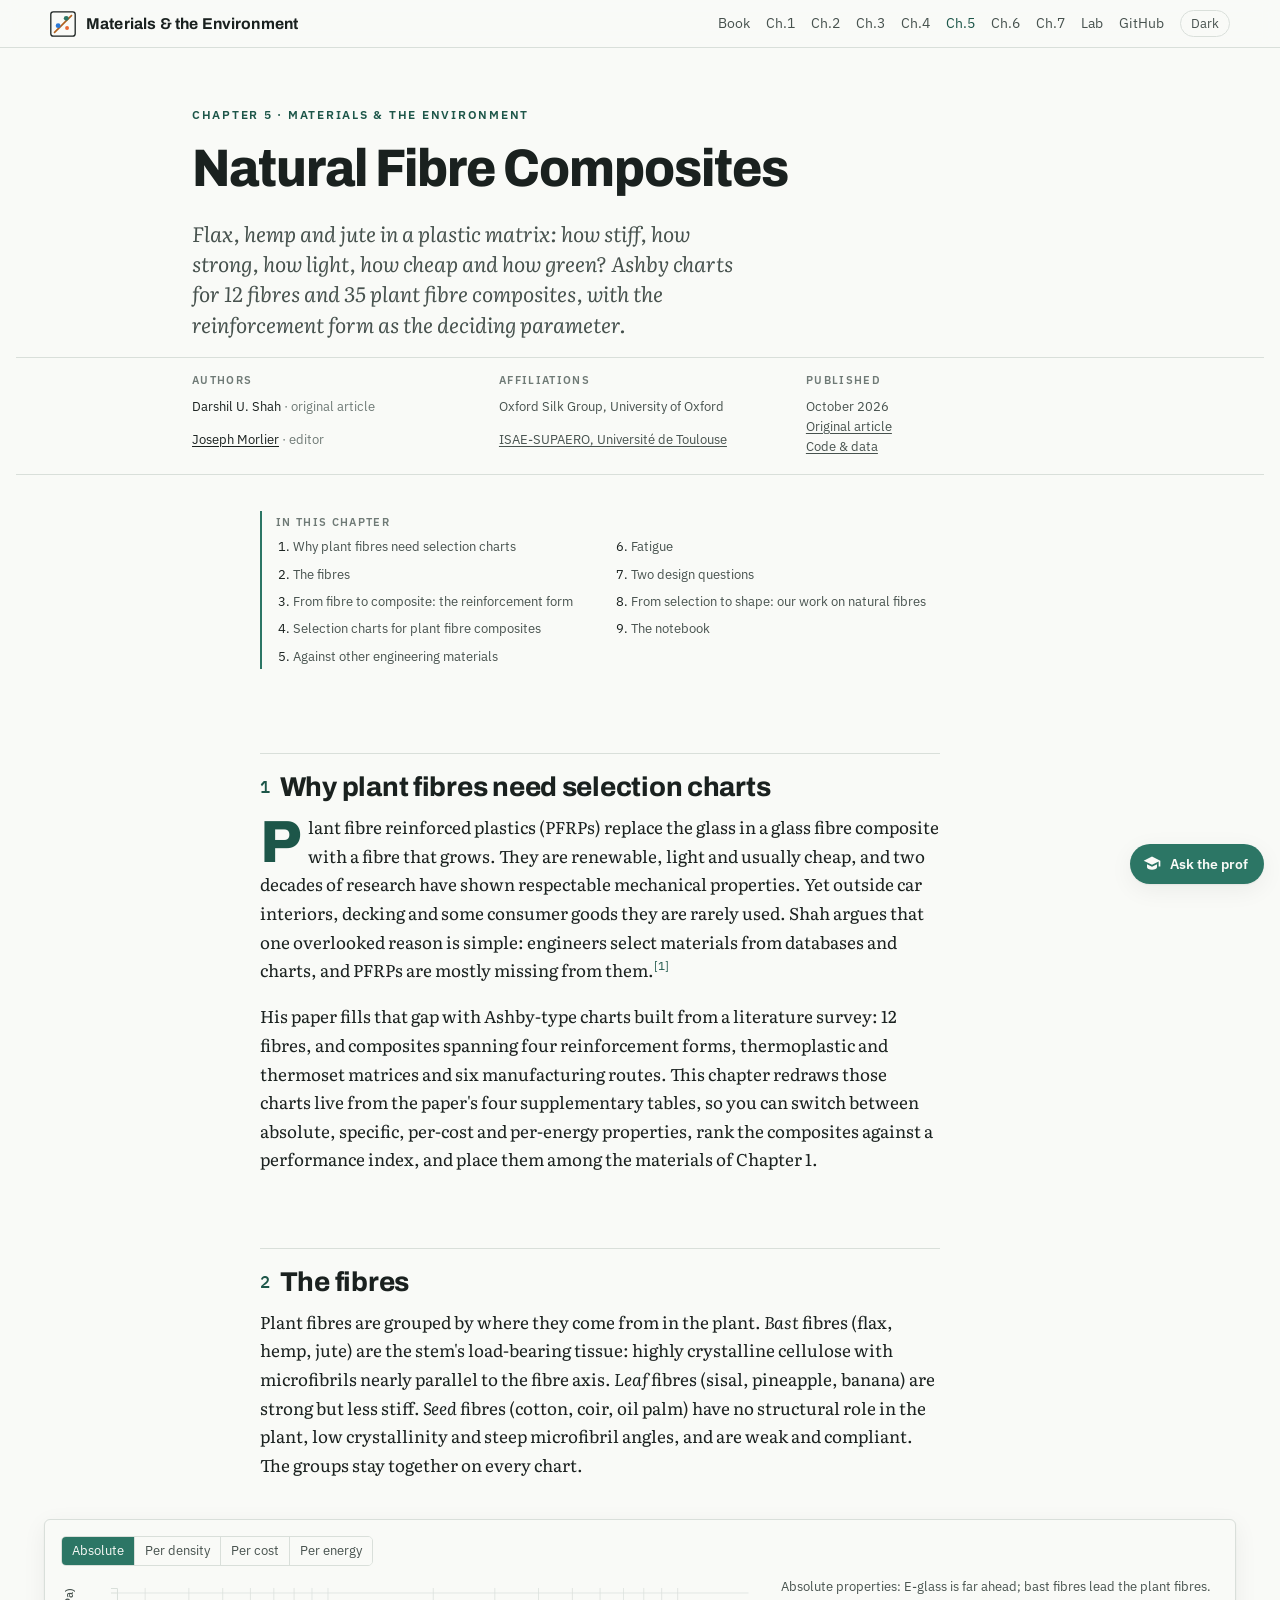
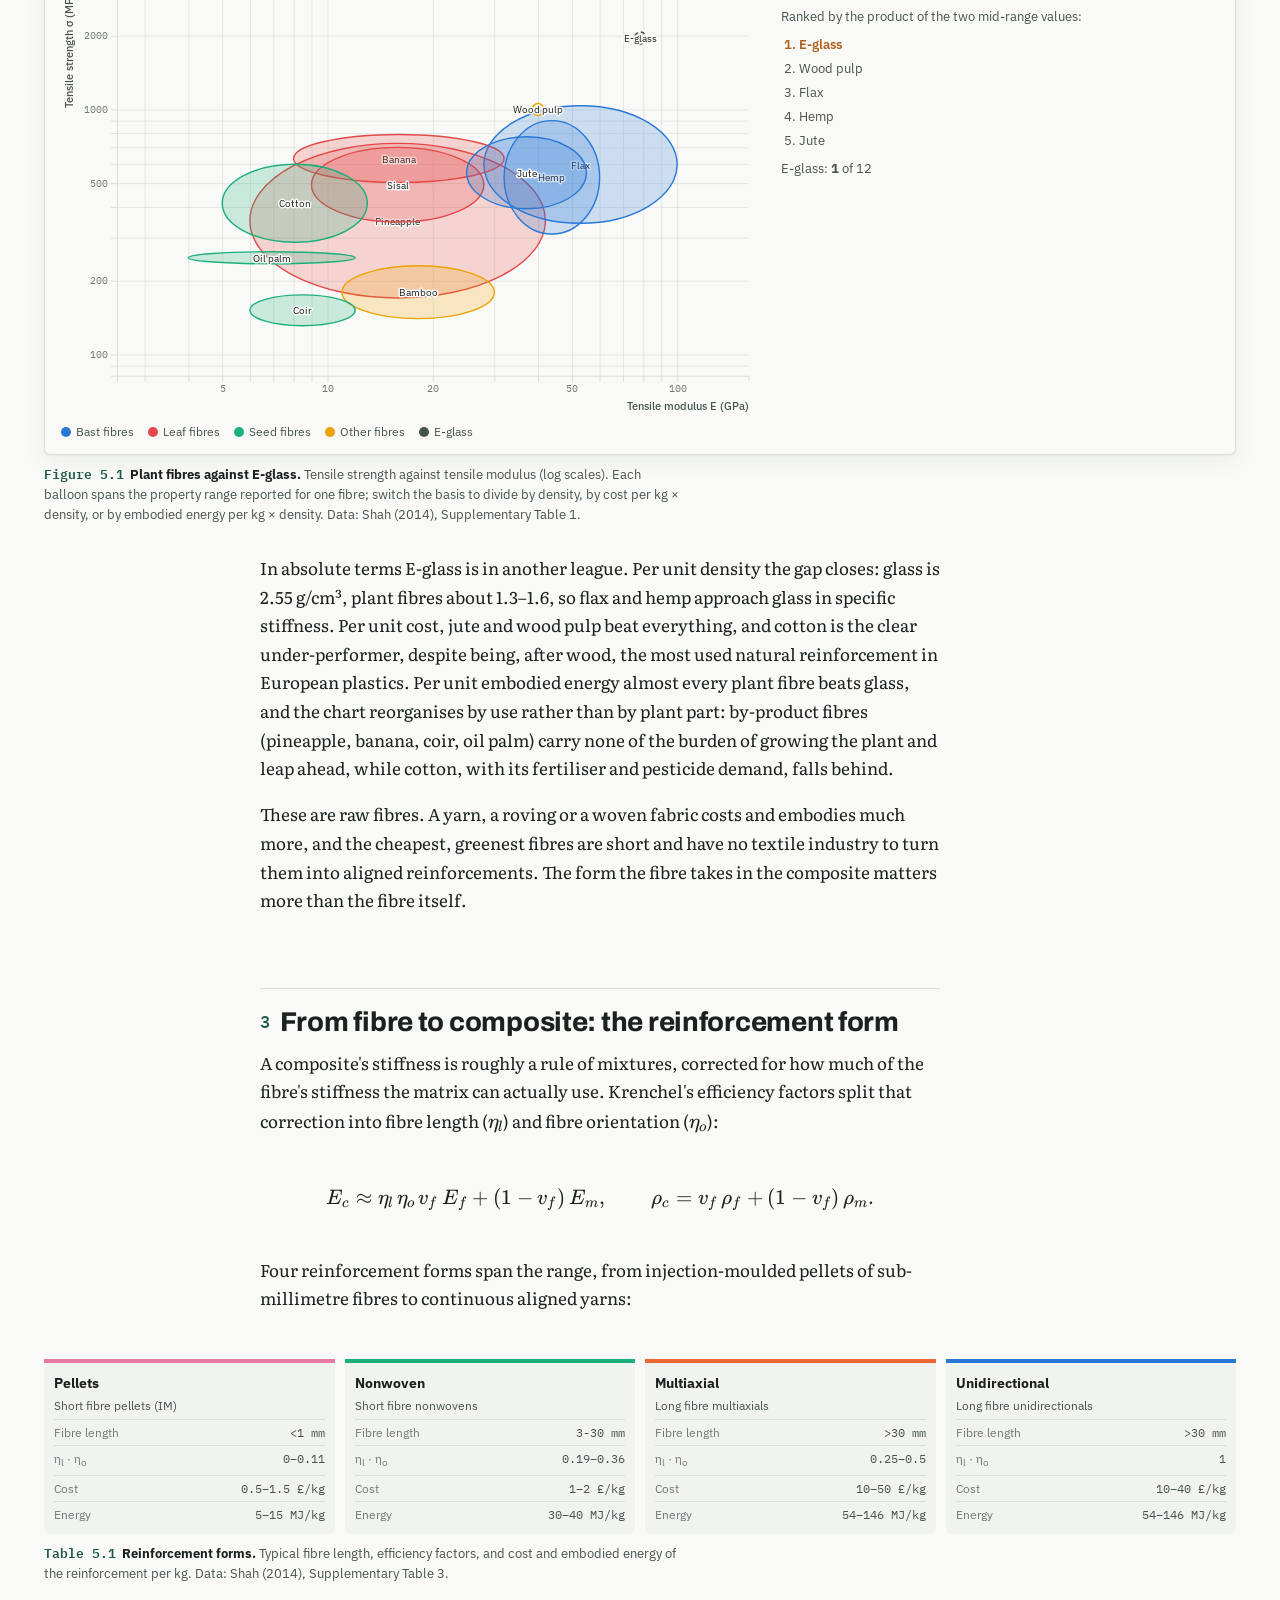
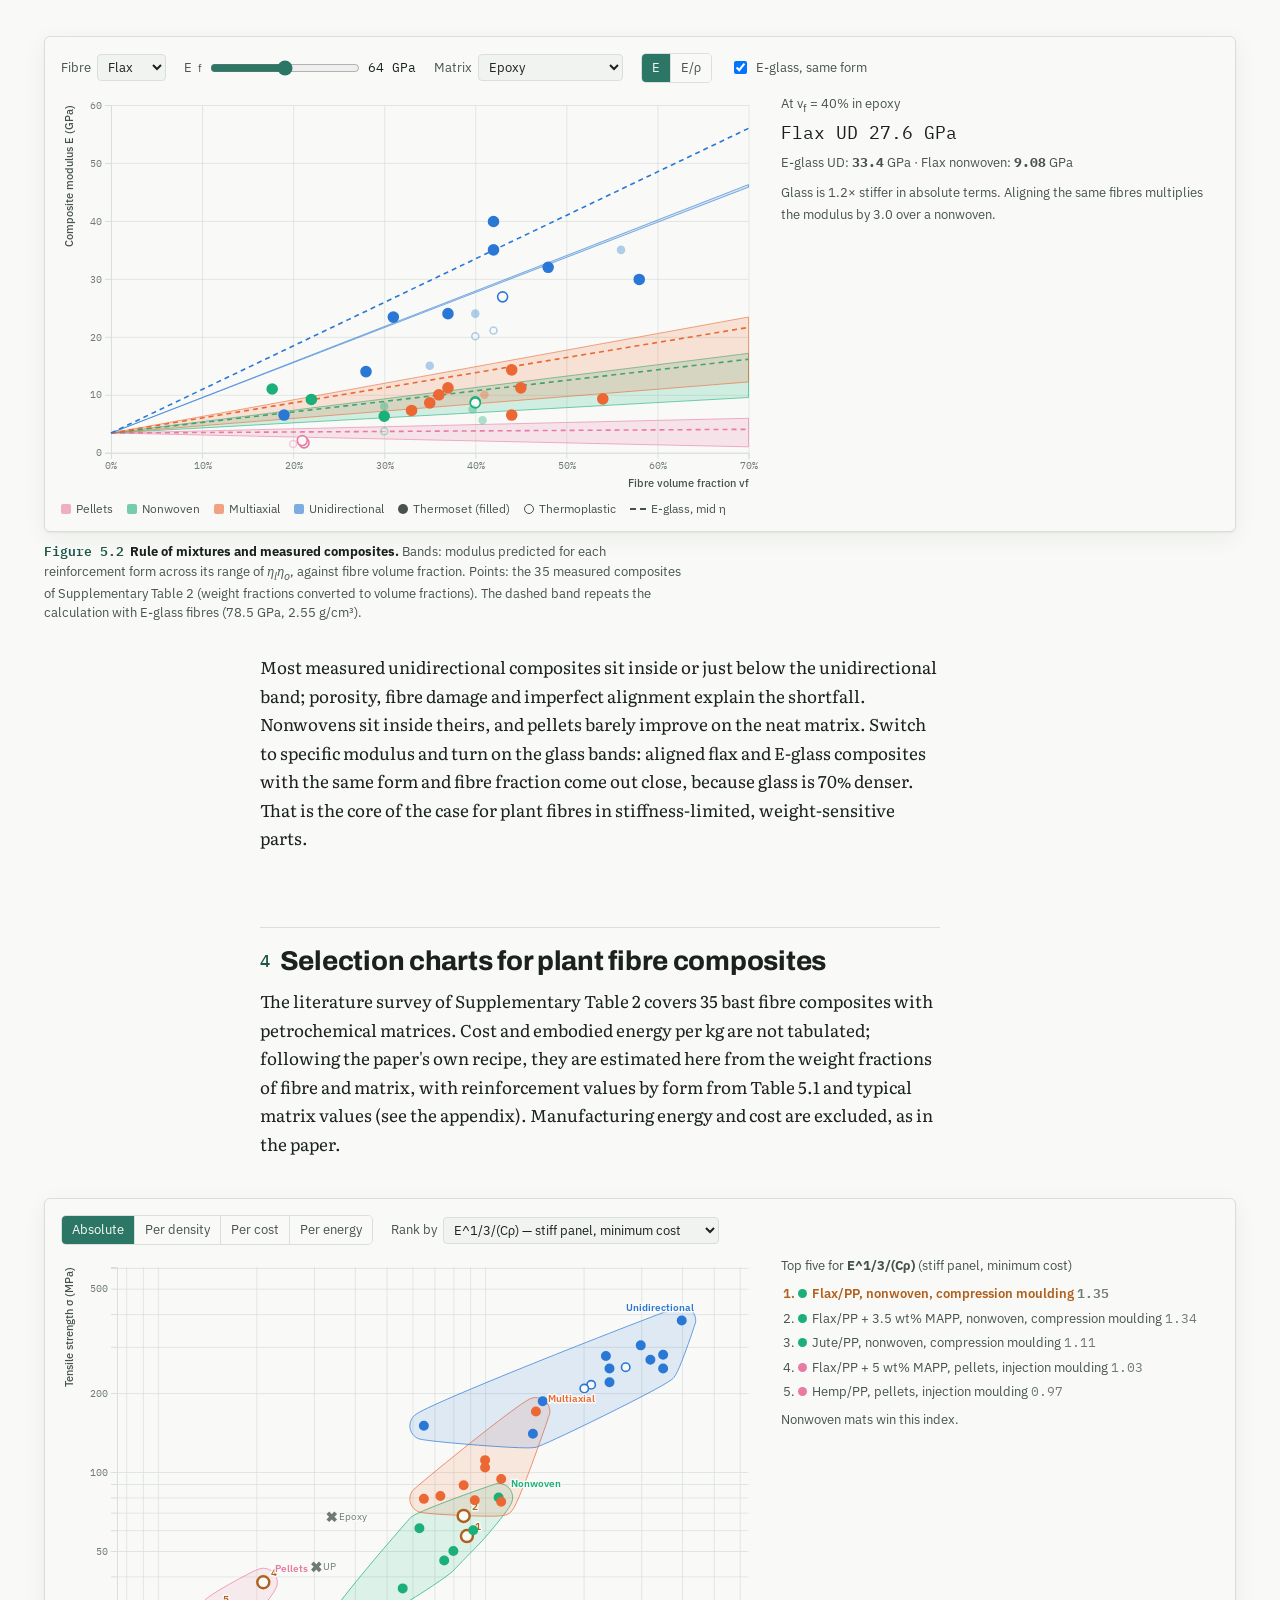
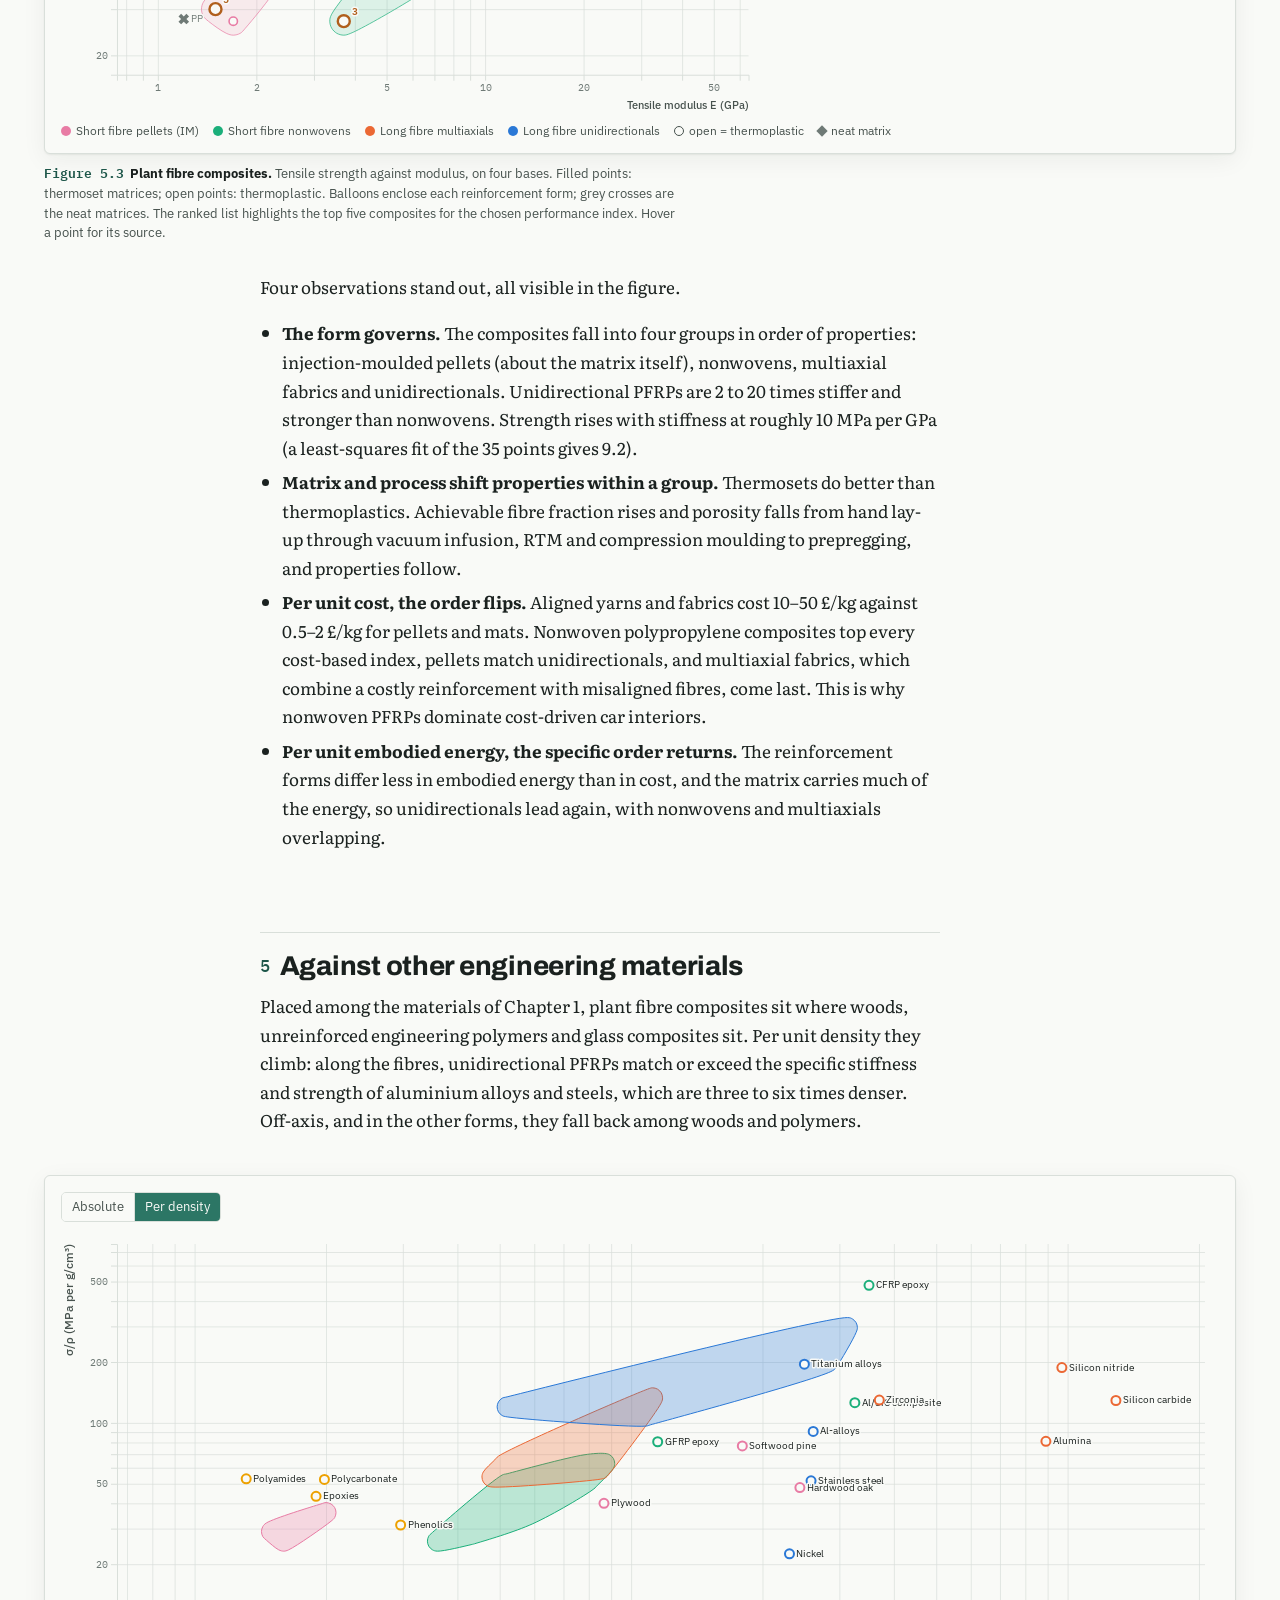
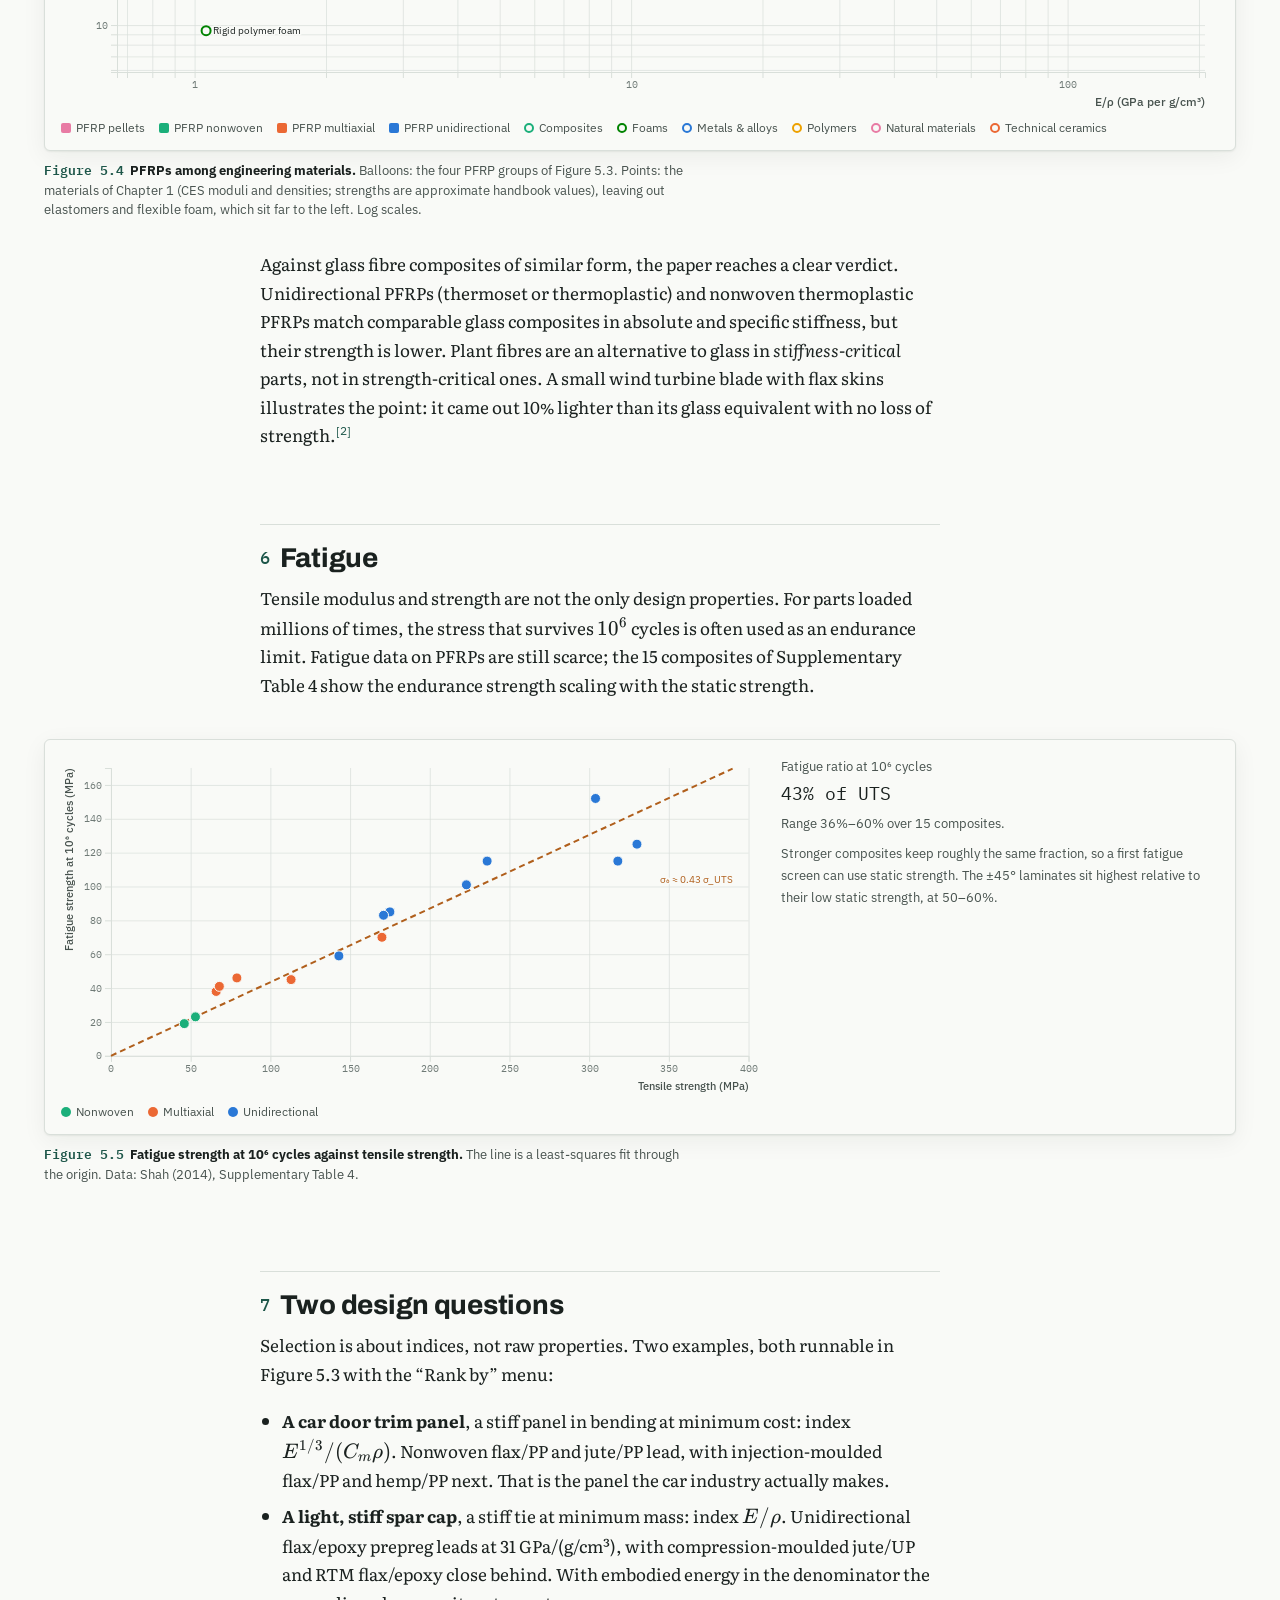
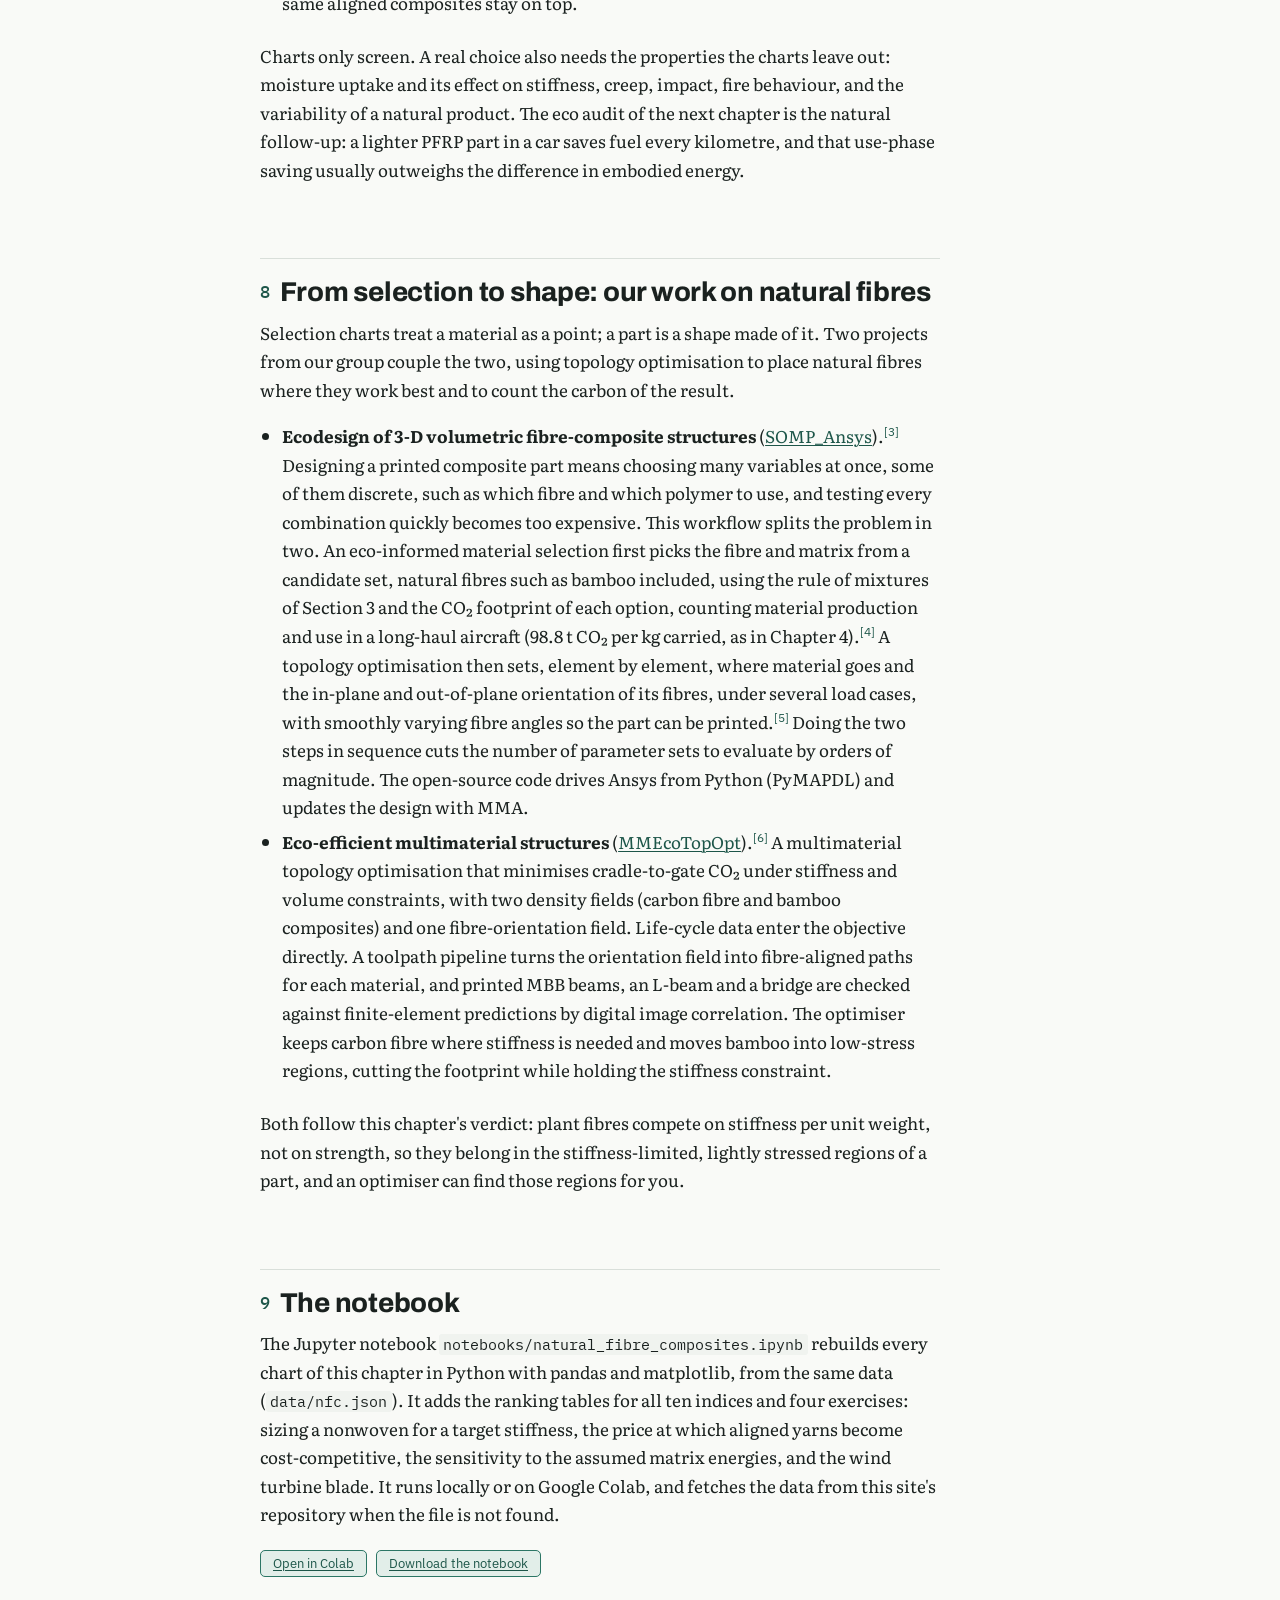
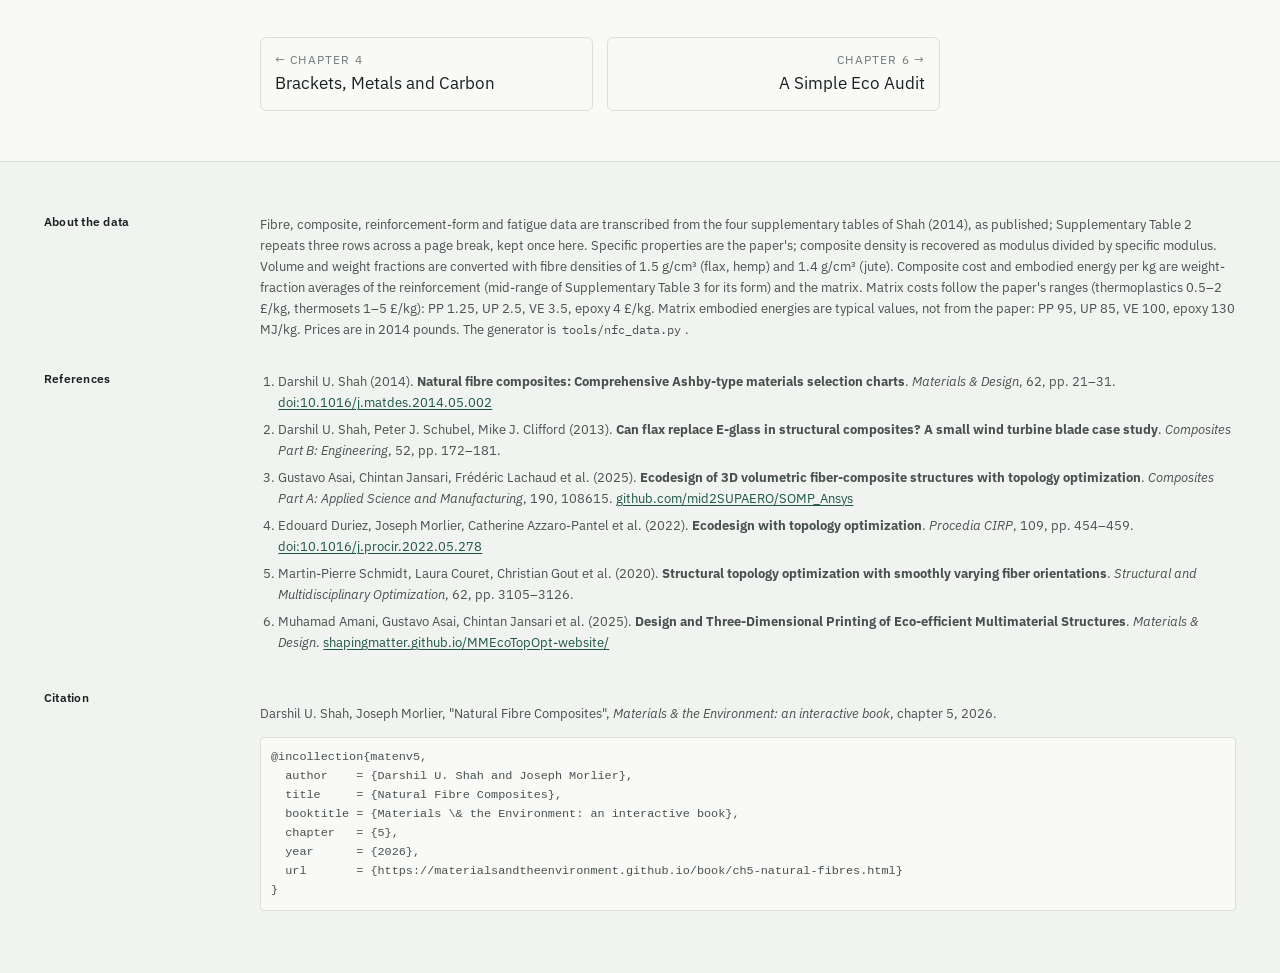
<file: book/ch5-natural-fibres.html>
<!doctype html>
<html lang="en">
<head>
<meta charset="utf-8">
<meta name="viewport" content="width=device-width, initial-scale=1, viewport-fit=cover">
<title>Natural Fibre Composites · Chapter 5</title>
<meta name="claude:viewport-fit-sides" content="cover">
<meta name="description" content="Chapter 5 of Materials & the Environment: Ashby-type selection charts for plant fibres and plant fibre reinforced plastics, by stiffness, strength, weight, cost and embodied energy, after Shah (2014).">
<link rel="preconnect" href="https://fonts.googleapis.com"><link rel="preconnect" href="https://fonts.gstatic.com" crossorigin>
<link rel="stylesheet" href="https://fonts.googleapis.com/css2?family=Archivo:wdth,wght@75..125,500..800&family=IBM+Plex+Mono:wght@400;500;600&family=IBM+Plex+Sans:wght@400;500;600&family=Literata:ital,opsz,wght@0,7..72,400..700;1,7..72,400&display=swap">
<link rel="stylesheet" href="../assets/vendor/katex/katex.min.css">
<link rel="stylesheet" href="../assets/css/distill-lite.css">
<script src="../assets/vendor/d3.min.js"></script>
<script src="../assets/vendor/katex/katex.min.js"></script>
<script src="../assets/js/distill-lite.js" data-root=".."></script>
<script src="../assets/js/common.js"></script>
<script src="../data/materials22.js"></script>
<script src="../data/nfc.js"></script>
<style>
  .nf-forms { display: grid; grid-template-columns: repeat(4, minmax(0, 1fr)); gap: 10px; font-family: var(--f-ui); margin: 6px 0 4px; }
  .nf-form { border-top: 4px solid var(--c); background: var(--paper-2); border-radius: 0 0 6px 6px; padding: 8px 10px 10px; font-size: .78rem; color: var(--ink-2); }
  .nf-form b { display: block; color: var(--ink); font-size: .9rem; }
  .nf-form .k { display: flex; justify-content: space-between; gap: 6px; border-top: 1px solid var(--rule); padding-top: 3px; margin-top: 3px; font-family: var(--f-mono); font-size: .72rem; }
  .nf-form .k span:first-child { font-family: var(--f-ui); color: var(--muted); }
  @media (max-width: 760px) { .nf-forms { grid-template-columns: repeat(2, minmax(0, 1fr)); } }
  .nf-rank { font-family: var(--f-ui); font-size: .8rem; }
  .nf-rank li { margin: 3px 0; }
  .nf-rank .sw { display: inline-block; width: 9px; height: 9px; border-radius: 50%; margin-right: 5px; vertical-align: 0; }
</style>
</head>
<body>
<d-site-header current="ch5-natural-fibres"></d-site-header>

<d-front-matter><script type="text/json">{
  "title": "Natural Fibre Composites",
  "chapter": 5, "slug": "ch5-natural-fibres",
  "published": "October 2026",
  "source": "https://doi.org/10.1016/j.matdes.2014.05.002",
  "code": "https://github.com/MaterialsandtheEnvironment/MaterialsandtheEnvironment.github.io/blob/main/notebooks/natural_fibre_composites.ipynb",
  "authors": [
    {"author": "Darshil U. Shah", "role": "original article", "affiliations": [{"name": "Oxford Silk Group, University of Oxford"}]},
    {"author": "Joseph Morlier", "role": "editor", "authorURL": "https://github.com/jomorlier", "affiliations": [{"name": "ISAE-SUPAERO, Université de Toulouse", "url": "https://www.isae-supaero.fr"}]}
  ]
}</script></d-front-matter>

<d-title>
  <div class="kicker l-middle">Chapter 5 · Materials &amp; the Environment</div>
  <h1>Natural Fibre Composites</h1>
  <p>Flax, hemp and jute in a plastic matrix: how stiff, how strong, how light, how cheap and how green? Ashby charts for 12 fibres and 35 plant fibre composites, with the reinforcement form as the deciding parameter.</p>
</d-title>
<d-byline></d-byline>

<d-article>
  <d-toc></d-toc>

  <h2 id="why"><span class="sec">1</span>Why plant fibres need selection charts</h2>
  <p class="lede">Plant fibre reinforced plastics (PFRPs) replace the glass in a glass fibre composite with a fibre that grows. They are renewable, light and usually cheap, and two decades of research have shown respectable mechanical properties. Yet outside car interiors, decking and some consumer goods they are rarely used. Shah argues that one overlooked reason is simple: engineers select materials from databases and charts, and PFRPs are mostly missing from them.<d-cite key="shah2014"></d-cite></p>
  <p>His paper fills that gap with Ashby-type charts built from a literature survey: 12 fibres, and composites spanning four reinforcement forms, thermoplastic and thermoset matrices and six manufacturing routes. This chapter redraws those charts live from the paper's four supplementary tables, so you can switch between absolute, specific, per-cost and per-energy properties, rank the composites against a performance index, and place them among the materials of Chapter 1.</p>

  <h2 id="fibres"><span class="sec">2</span>The fibres</h2>
  <p>Plant fibres are grouped by where they come from in the plant. <em>Bast</em> fibres (flax, hemp, jute) are the stem's load-bearing tissue: highly crystalline cellulose with microfibrils nearly parallel to the fibre axis. <em>Leaf</em> fibres (sisal, pineapple, banana) are strong but less stiff. <em>Seed</em> fibres (cotton, coir, oil palm) have no structural role in the plant, low crystallinity and steep microfibril angles, and are weak and compliant. The groups stay together on every chart.</p>

  <figure class="fig l-page" id="fig-fibres">
    <div class="fig-panel">
      <div class="controls"><span id="fib-basis"></span></div>
      <div class="fig-row">
        <div id="fib-chart"></div>
        <div class="readout" id="fib-readout"></div>
      </div>
      <div class="legend" id="fib-legend"></div>
    </div>
    <figcaption><span class="fig-num">Figure 5.1</span><b>Plant fibres against E-glass.</b> Tensile strength against tensile modulus (log scales). Each balloon spans the property range reported for one fibre; switch the basis to divide by density, by cost per kg × density, or by embodied energy per kg × density. Data: Shah (2014), Supplementary Table 1.</figcaption>
  </figure>

  <p>In absolute terms E-glass is in another league. Per unit density the gap closes: glass is 2.55 g/cm³, plant fibres about 1.3–1.6, so flax and hemp approach glass in specific stiffness. Per unit cost, jute and wood pulp beat everything, and cotton is the clear under-performer, despite being, after wood, the most used natural reinforcement in European plastics. Per unit embodied energy almost every plant fibre beats glass, and the chart reorganises by use rather than by plant part: by-product fibres (pineapple, banana, coir, oil palm) carry none of the burden of growing the plant and leap ahead, while cotton, with its fertiliser and pesticide demand, falls behind.</p>
  <p>These are raw fibres. A yarn, a roving or a woven fabric costs and embodies much more, and the cheapest, greenest fibres are short and have no textile industry to turn them into aligned reinforcements. The form the fibre takes in the composite matters more than the fibre itself.</p>

  <h2 id="forms"><span class="sec">3</span>From fibre to composite: the reinforcement form</h2>
  <p>A composite's stiffness is roughly a rule of mixtures, corrected for how much of the fibre's stiffness the matrix can actually use. Krenchel's efficiency factors split that correction into fibre length (<d-math>\eta_l</d-math>) and fibre orientation (<d-math>\eta_o</d-math>):</p>
  <d-math block>E_c \approx \eta_l\,\eta_o\,v_f\,E_f + (1-v_f)\,E_m,\qquad \rho_c = v_f\,\rho_f + (1-v_f)\,\rho_m.</d-math>
  <p>Four reinforcement forms span the range, from injection-moulded pellets of sub-millimetre fibres to continuous aligned yarns:</p>
  <figure class="fig l-page" id="fig-formcards">
    <div class="nf-forms" id="form-cards"></div>
    <figcaption><span class="fig-num">Table 5.1</span><b>Reinforcement forms.</b> Typical fibre length, efficiency factors, and cost and embodied energy of the reinforcement per kg. Data: Shah (2014), Supplementary Table 3.</figcaption>
  </figure>

  <figure class="fig l-page" id="fig-rom">
    <div class="fig-panel">
      <div class="controls">
        <label for="rom-fibre">Fibre <select id="rom-fibre"><option>Flax</option><option>Hemp</option><option>Jute</option></select></label>
        <label for="rom-ef">E<sub>f</sub> <input type="range" id="rom-ef" min="25" max="100" step="1" value="50"><output id="rom-ef-out">50 GPa</output></label>
        <label for="rom-mat">Matrix <select id="rom-mat"><option value="Epoxy">Epoxy</option><option value="UP">Polyester (UP)</option><option value="PP">Polypropylene (PP)</option></select></label>
        <span id="rom-basis"></span>
        <label><input type="checkbox" id="rom-glass" checked> E-glass, same form</label>
      </div>
      <div class="fig-row">
        <div id="rom-chart"></div>
        <div class="readout" id="rom-readout"></div>
      </div>
      <div class="legend" id="rom-legend"></div>
    </div>
    <figcaption><span class="fig-num">Figure 5.2</span><b>Rule of mixtures and measured composites.</b> Bands: modulus predicted for each reinforcement form across its range of <i>η<sub>l</sub>η<sub>o</sub></i>, against fibre volume fraction. Points: the 35 measured composites of Supplementary Table 2 (weight fractions converted to volume fractions). The dashed band repeats the calculation with E-glass fibres (78.5 GPa, 2.55 g/cm³).</figcaption>
  </figure>
  <p>Most measured unidirectional composites sit inside or just below the unidirectional band; porosity, fibre damage and imperfect alignment explain the shortfall. Nonwovens sit inside theirs, and pellets barely improve on the neat matrix. Switch to specific modulus and turn on the glass bands: aligned flax and E-glass composites with the same form and fibre fraction come out close, because glass is 70% denser. That is the core of the case for plant fibres in stiffness-limited, weight-sensitive parts.</p>

  <h2 id="charts"><span class="sec">4</span>Selection charts for plant fibre composites</h2>
  <p>The literature survey of Supplementary Table 2 covers 35 bast fibre composites with petrochemical matrices. Cost and embodied energy per kg are not tabulated; following the paper's own recipe, they are estimated here from the weight fractions of fibre and matrix, with reinforcement values by form from Table 5.1 and typical matrix values (see the appendix). Manufacturing energy and cost are excluded, as in the paper.</p>

  <figure class="fig l-page" id="fig-pfrp">
    <div class="fig-panel">
      <div class="controls">
        <span id="pf-basis"></span>
        <label for="pf-rank">Rank by <select id="pf-rank"></select></label>
      </div>
      <div class="fig-row">
        <div id="pf-chart"></div>
        <div class="readout" id="pf-readout"></div>
      </div>
      <div class="legend" id="pf-legend"></div>
    </div>
    <figcaption><span class="fig-num">Figure 5.3</span><b>Plant fibre composites.</b> Tensile strength against modulus, on four bases. Filled points: thermoset matrices; open points: thermoplastic. Balloons enclose each reinforcement form; grey crosses are the neat matrices. The ranked list highlights the top five composites for the chosen performance index. Hover a point for its source.</figcaption>
  </figure>

  <p>Four observations stand out, all visible in the figure.</p>
  <ul>
    <li><b>The form governs.</b> The composites fall into four groups in order of properties: injection-moulded pellets (about the matrix itself), nonwovens, multiaxial fabrics and unidirectionals. Unidirectional PFRPs are 2 to 20 times stiffer and stronger than nonwovens. Strength rises with stiffness at roughly 10 MPa per GPa (a least-squares fit of the 35 points gives 9.2).</li>
    <li><b>Matrix and process shift properties within a group.</b> Thermosets do better than thermoplastics. Achievable fibre fraction rises and porosity falls from hand lay-up through vacuum infusion, RTM and compression moulding to prepregging, and properties follow.</li>
    <li><b>Per unit cost, the order flips.</b> Aligned yarns and fabrics cost 10–50 £/kg against 0.5–2 £/kg for pellets and mats. Nonwoven polypropylene composites top every cost-based index, pellets match unidirectionals, and multiaxial fabrics, which combine a costly reinforcement with misaligned fibres, come last. This is why nonwoven PFRPs dominate cost-driven car interiors.</li>
    <li><b>Per unit embodied energy, the specific order returns.</b> The reinforcement forms differ less in embodied energy than in cost, and the matrix carries much of the energy, so unidirectionals lead again, with nonwovens and multiaxials overlapping.</li>
  </ul>

  <h2 id="others"><span class="sec">5</span>Against other engineering materials</h2>
  <p>Placed among the materials of Chapter 1, plant fibre composites sit where woods, unreinforced engineering polymers and glass composites sit. Per unit density they climb: along the fibres, unidirectional PFRPs match or exceed the specific stiffness and strength of aluminium alloys and steels, which are three to six times denser. Off-axis, and in the other forms, they fall back among woods and polymers.</p>

  <figure class="fig l-page" id="fig-others">
    <div class="fig-panel">
      <div class="controls"><span id="ot-basis"></span></div>
      <div id="ot-chart"></div>
      <div class="legend" id="ot-legend"></div>
    </div>
    <figcaption><span class="fig-num">Figure 5.4</span><b>PFRPs among engineering materials.</b> Balloons: the four PFRP groups of Figure 5.3. Points: the materials of Chapter 1 (CES moduli and densities; strengths are approximate handbook values), leaving out elastomers and flexible foam, which sit far to the left. Log scales.</figcaption>
  </figure>

  <p>Against glass fibre composites of similar form, the paper reaches a clear verdict. Unidirectional PFRPs (thermoset or thermoplastic) and nonwoven thermoplastic PFRPs match comparable glass composites in absolute and specific stiffness, but their strength is lower. Plant fibres are an alternative to glass in <em>stiffness-critical</em> parts, not in strength-critical ones. A small wind turbine blade with flax skins illustrates the point: it came out 10% lighter than its glass equivalent with no loss of strength.<d-cite key="shah2013blade"></d-cite></p>

  <h2 id="fatigue"><span class="sec">6</span>Fatigue</h2>
  <p>Tensile modulus and strength are not the only design properties. For parts loaded millions of times, the stress that survives <d-math>10^6</d-math> cycles is often used as an endurance limit. Fatigue data on PFRPs are still scarce; the 15 composites of Supplementary Table 4 show the endurance strength scaling with the static strength.</p>
  <figure class="fig l-page" id="fig-fatigue">
    <div class="fig-panel">
      <div class="fig-row">
        <div id="fat-chart"></div>
        <div class="readout" id="fat-readout"></div>
      </div>
      <div class="legend" id="fat-legend"></div>
    </div>
    <figcaption><span class="fig-num">Figure 5.5</span><b>Fatigue strength at 10⁶ cycles against tensile strength.</b> The line is a least-squares fit through the origin. Data: Shah (2014), Supplementary Table 4.</figcaption>
  </figure>

  <h2 id="design"><span class="sec">7</span>Two design questions</h2>
  <p>Selection is about indices, not raw properties. Two examples, both runnable in Figure 5.3 with the “Rank by” menu:</p>
  <ul>
    <li><b>A car door trim panel</b>, a stiff panel in bending at minimum cost: index <d-math>E^{1/3}/(C_m\rho)</d-math>. Nonwoven flax/PP and jute/PP lead, with injection-moulded flax/PP and hemp/PP next. That is the panel the car industry actually makes.</li>
    <li><b>A light, stiff spar cap</b>, a stiff tie at minimum mass: index <d-math>E/\rho</d-math>. Unidirectional flax/epoxy prepreg leads at 31 GPa/(g/cm³), with compression-moulded jute/UP and RTM flax/epoxy close behind. With embodied energy in the denominator the same aligned composites stay on top.</li>
  </ul>
  <p>Charts only screen. A real choice also needs the properties the charts leave out: moisture uptake and its effect on stiffness, creep, impact, fire behaviour, and the variability of a natural product. The eco audit of the next chapter is the natural follow-up: a lighter PFRP part in a car saves fuel every kilometre, and that use-phase saving usually outweighs the difference in embodied energy.</p>

  <h2 id="ours"><span class="sec">8</span>From selection to shape: our work on natural fibres</h2>
  <p>Selection charts treat a material as a point; a part is a shape made of it. Two projects from our group couple the two, using topology optimisation to place natural fibres where they work best and to count the carbon of the result.</p>
  <ul>
    <li><b>Ecodesign of 3-D volumetric fibre-composite structures</b> (<a href="https://github.com/mid2SUPAERO/SOMP_Ansys">SOMP_Ansys</a>).<d-cite key="asai2025"></d-cite> Designing a printed composite part means choosing many variables at once, some of them discrete, such as which fibre and which polymer to use, and testing every combination quickly becomes too expensive. This workflow splits the problem in two. An eco-informed material selection first picks the fibre and matrix from a candidate set, natural fibres such as bamboo included, using the rule of mixtures of Section 3 and the CO₂ footprint of each option, counting material production and use in a long-haul aircraft (98.8 t CO₂ per kg carried, as in Chapter 4).<d-cite key="duriez2022"></d-cite> A topology optimisation then sets, element by element, where material goes and the in-plane and out-of-plane orientation of its fibres, under several load cases, with smoothly varying fibre angles so the part can be printed.<d-cite key="schmidt2020"></d-cite> Doing the two steps in sequence cuts the number of parameter sets to evaluate by orders of magnitude. The open-source code drives Ansys from Python (PyMAPDL) and updates the design with MMA.</li>
    <li><b>Eco-efficient multimaterial structures</b> (<a href="https://shapingmatter.github.io/MMEcoTopOpt-website/">MMEcoTopOpt</a>).<d-cite key="amani2025"></d-cite> A multimaterial topology optimisation that minimises cradle-to-gate CO₂ under stiffness and volume constraints, with two density fields (carbon fibre and bamboo composites) and one fibre-orientation field. Life-cycle data enter the objective directly. A toolpath pipeline turns the orientation field into fibre-aligned paths for each material, and printed MBB beams, an L-beam and a bridge are checked against finite-element predictions by digital image correlation. The optimiser keeps carbon fibre where stiffness is needed and moves bamboo into low-stress regions, cutting the footprint while holding the stiffness constraint.</li>
  </ul>
  <p>Both follow this chapter's verdict: plant fibres compete on stiffness per unit weight, not on strength, so they belong in the stiffness-limited, lightly stressed regions of a part, and an optimiser can find those regions for you.</p>

  <h2 id="notebook"><span class="sec">9</span>The notebook</h2>
  <p>The Jupyter notebook <code>notebooks/natural_fibre_composites.ipynb</code> rebuilds every chart of this chapter in Python with pandas and matplotlib, from the same data (<code>data/nfc.json</code>). It adds the ranking tables for all ten indices and four exercises: sizing a nonwoven for a target stiffness, the price at which aligned yarns become cost-competitive, the sensitivity to the assumed matrix energies, and the wind turbine blade. It runs locally or on Google Colab, and fetches the data from this site's repository when the file is not found.</p>
  <p><a class="btn" href="https://colab.research.google.com/github/MaterialsandtheEnvironment/MaterialsandtheEnvironment.github.io/blob/main/notebooks/natural_fibre_composites.ipynb">Open in Colab</a> &nbsp; <a class="btn" href="../notebooks/natural_fibre_composites.ipynb" download>Download the notebook</a></p>

  <d-chapter-nav current="ch5-natural-fibres"></d-chapter-nav>
</d-article>

<d-appendix>
  <h3>About the data</h3>
  <p>Fibre, composite, reinforcement-form and fatigue data are transcribed from the four supplementary tables of Shah (2014), as published; Supplementary Table 2 repeats three rows across a page break, kept once here. Specific properties are the paper's; composite density is recovered as modulus divided by specific modulus. Volume and weight fractions are converted with fibre densities of 1.5 g/cm³ (flax, hemp) and 1.4 g/cm³ (jute). Composite cost and embodied energy per kg are weight-fraction averages of the reinforcement (mid-range of Supplementary Table 3 for its form) and the matrix. Matrix costs follow the paper's ranges (thermoplastics 0.5–2 £/kg, thermosets 1–5 £/kg): PP 1.25, UP 2.5, VE 3.5, epoxy 4 £/kg. Matrix embodied energies are typical values, not from the paper: PP 95, UP 85, VE 100, epoxy 130 MJ/kg. Prices are in 2014 pounds. The generator is <code>tools/nfc_data.py</code>.</p>
  <d-footnote-list></d-footnote-list>
  <d-citation-list></d-citation-list>
  <d-cite-this></d-cite-this>
</d-appendix>

<d-bibliography><script type="text/bibtex">
@article{shah2014, author = {Shah, Darshil U.}, title = {Natural fibre composites: Comprehensive Ashby-type materials selection charts}, journal = {Materials \& Design}, volume = {62}, pages = {21--31}, year = {2014}, doi = {10.1016/j.matdes.2014.05.002}}
@article{shah2013blade, author = {Shah, Darshil U. and Schubel, Peter J. and Clifford, Mike J.}, title = {Can flax replace E-glass in structural composites? A small wind turbine blade case study}, journal = {Composites Part B: Engineering}, volume = {52}, pages = {172--181}, year = {2013}}
@article{asai2025, author = {Asai, Gustavo and Jansari, Chintan and Lachaud, Frédéric and Masania, Kunal and Morlier, Joseph}, title = {Ecodesign of 3D volumetric fiber-composite structures with topology optimization}, journal = {Composites Part A: Applied Science and Manufacturing}, volume = {190}, pages = {108615}, year = {2025}, publisher = {Elsevier}, url = {https://github.com/mid2SUPAERO/SOMP_Ansys}}
@article{amani2025, author = {Amani, Muhamad and Asai, Gustavo and Jansari, Chintan and Luijten, Alex and Agrawal, Tanuj and Wu, Jun and Lachaud, Frédéric and Morlier, Joseph and Masania, Kunal}, title = {Design and Three-Dimensional Printing of Eco-efficient Multimaterial Structures}, journal = {Materials \& Design}, year = {2025}, url = {https://shapingmatter.github.io/MMEcoTopOpt-website/}}
@article{schmidt2020, author = {Schmidt, Martin-Pierre and Couret, Laura and Gout, Christian and Pedersen, Claus B. W.}, title = {Structural topology optimization with smoothly varying fiber orientations}, journal = {Structural and Multidisciplinary Optimization}, volume = {62}, pages = {3105--3126}, year = {2020}}
@article{duriez2022, author = {Duriez, Edouard and Morlier, Joseph and Azzaro-Pantel, Catherine and Charlotte, Miguel}, title = {Ecodesign with topology optimization}, journal = {Procedia CIRP}, volume = {109}, pages = {454--459}, year = {2022}, doi = {10.1016/j.procir.2022.05.278}}
</script></d-bibliography>

<script src="../assets/js/ch5-natural-fibres.js"></script>
</body>
</html>
</file>
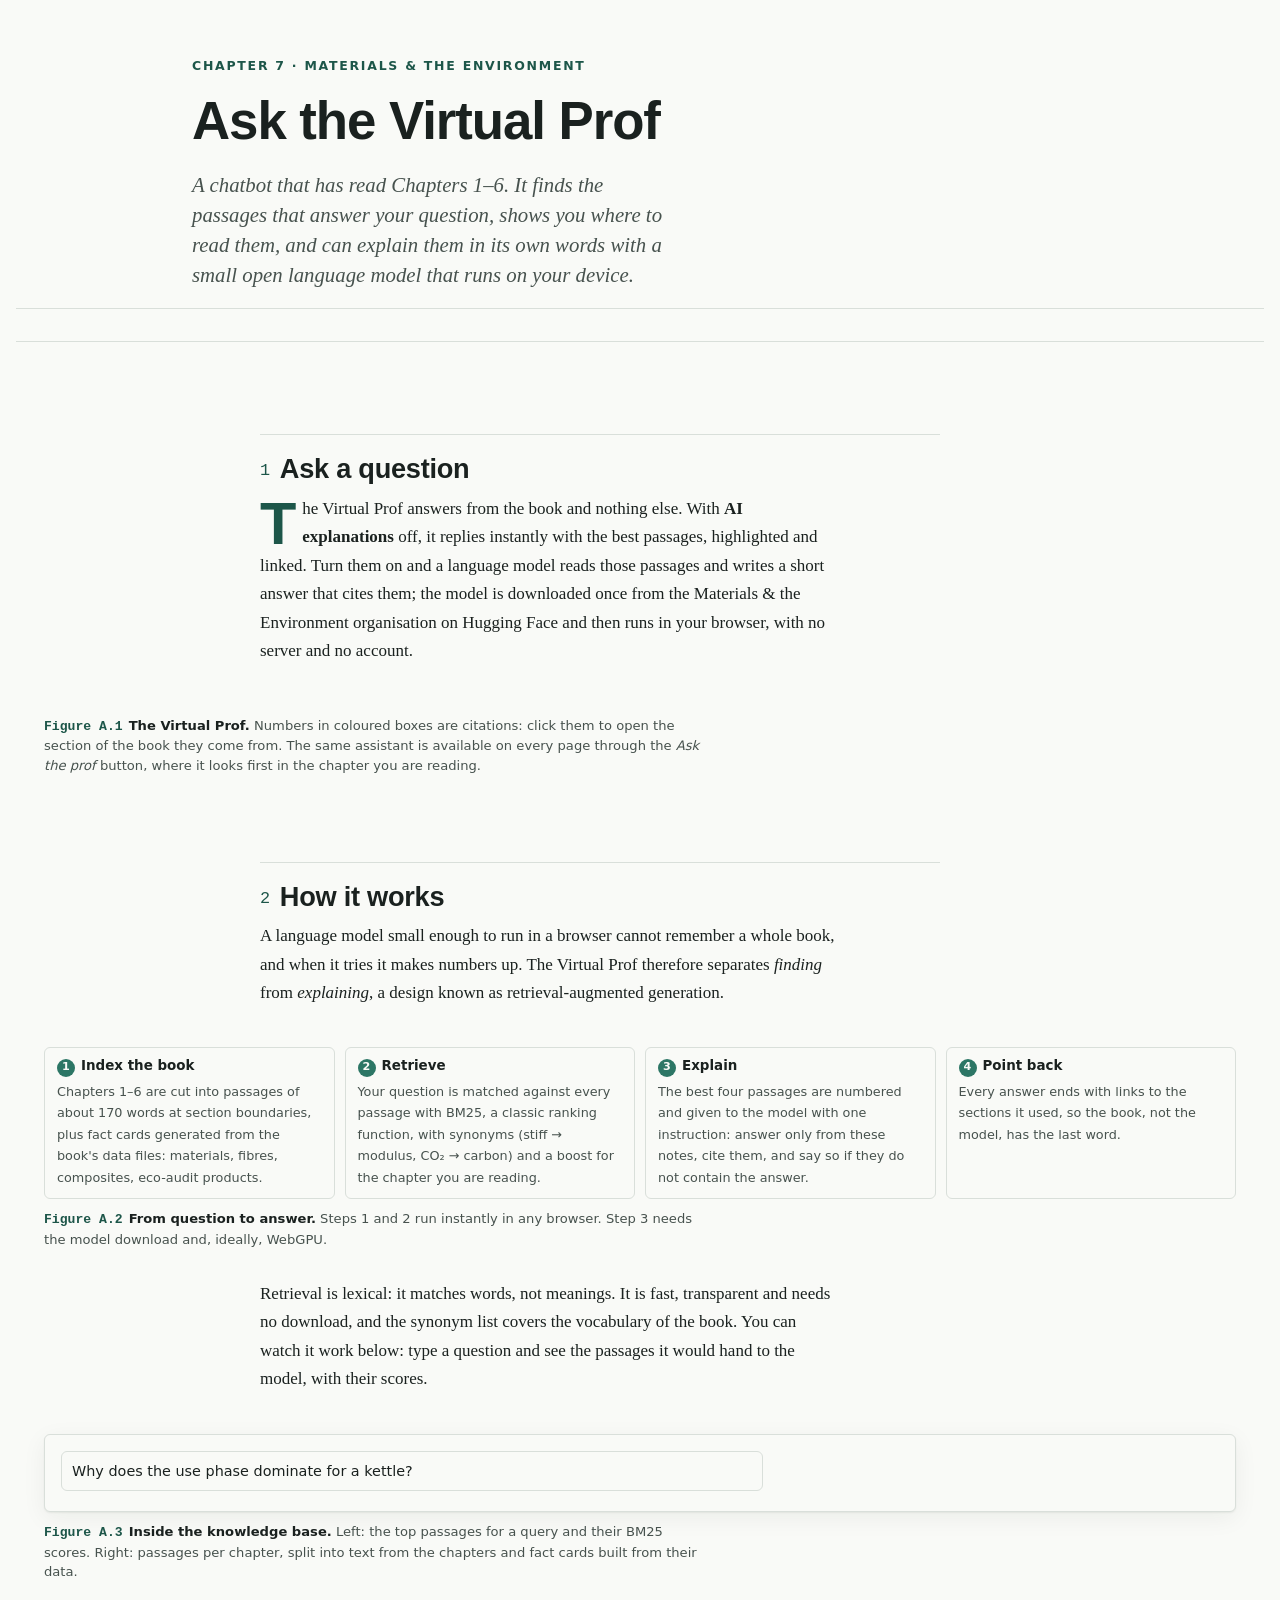
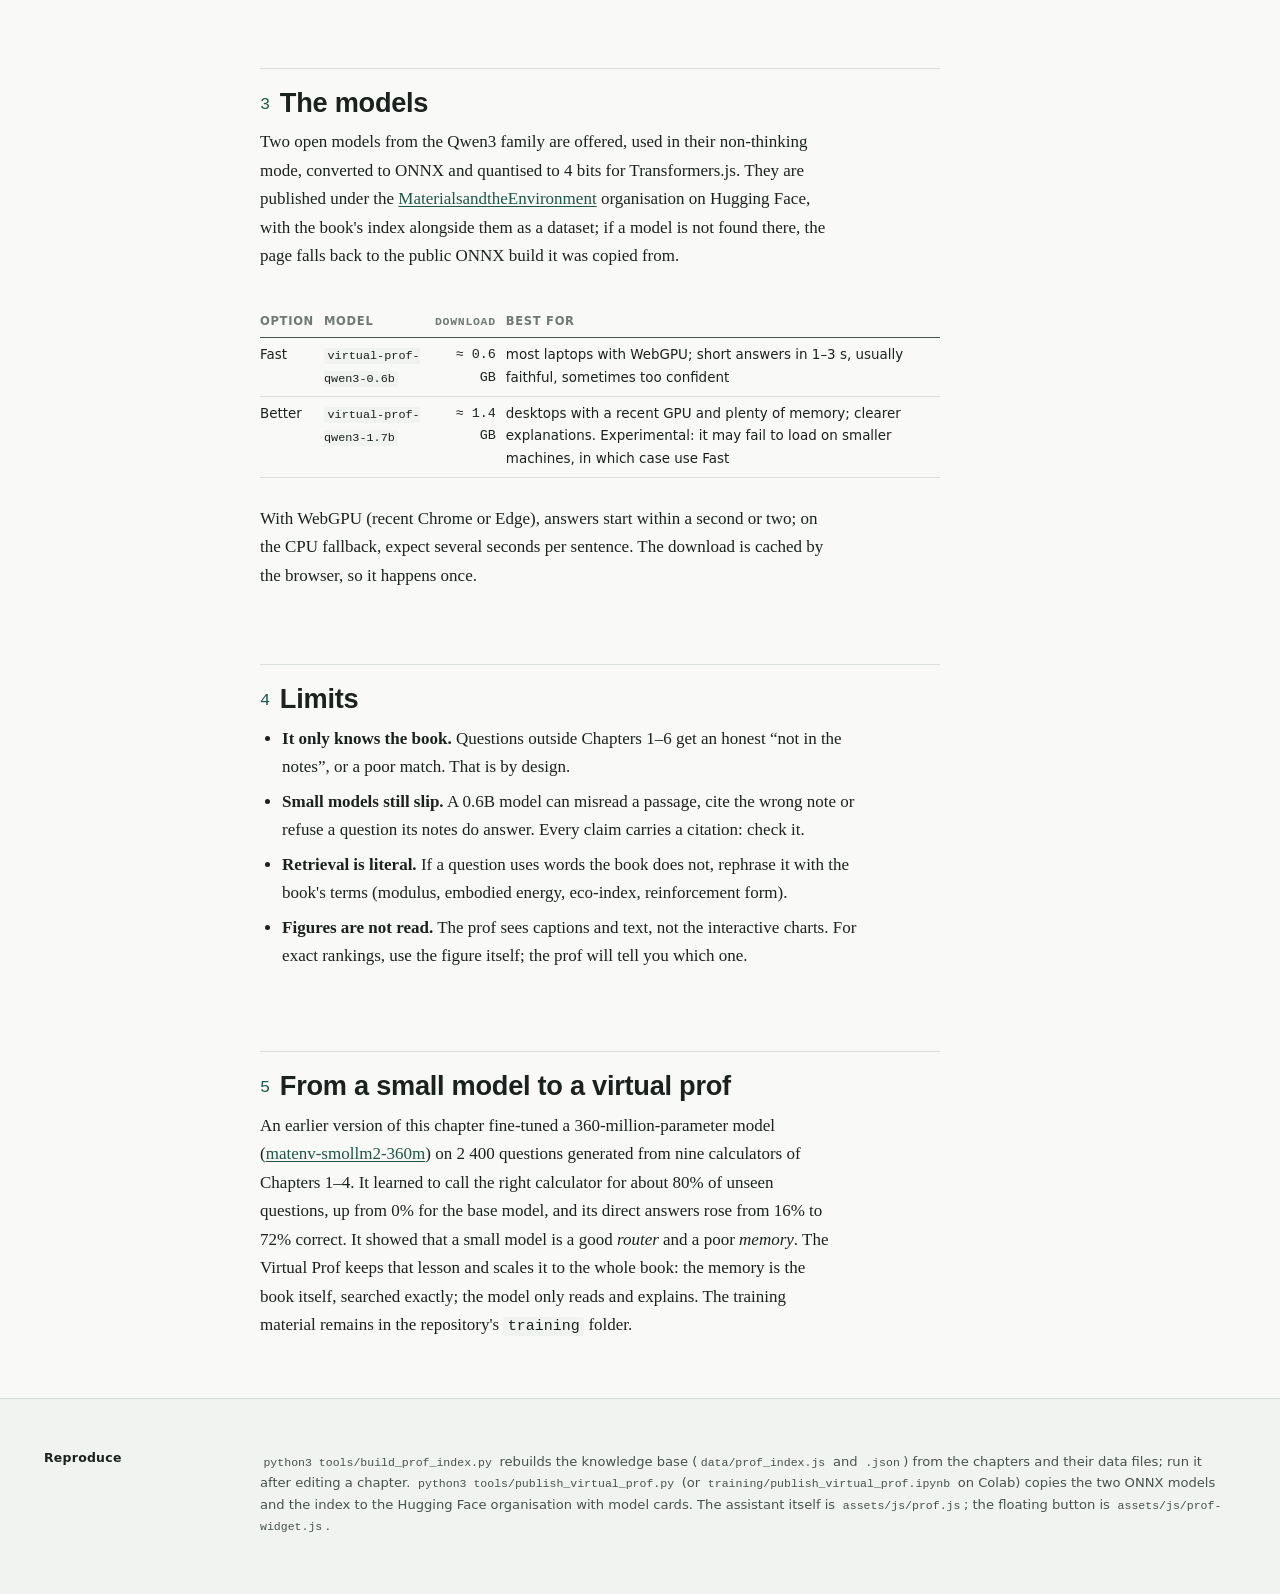
<file: book/ch5-small-model.html>
<!doctype html>
<html lang="en"><head><meta charset="utf-8"><title>Moved: A Model That Read the Book</title>
<meta http-equiv="refresh" content="0; url=ch7-virtual-prof.html">
<link rel="canonical" href="ch7-virtual-prof.html"></head>
<body><p>This chapter moved to <a href="ch7-virtual-prof.html">Chapter 7: Ask the Virtual Prof</a>.</p></body></html>
</file>
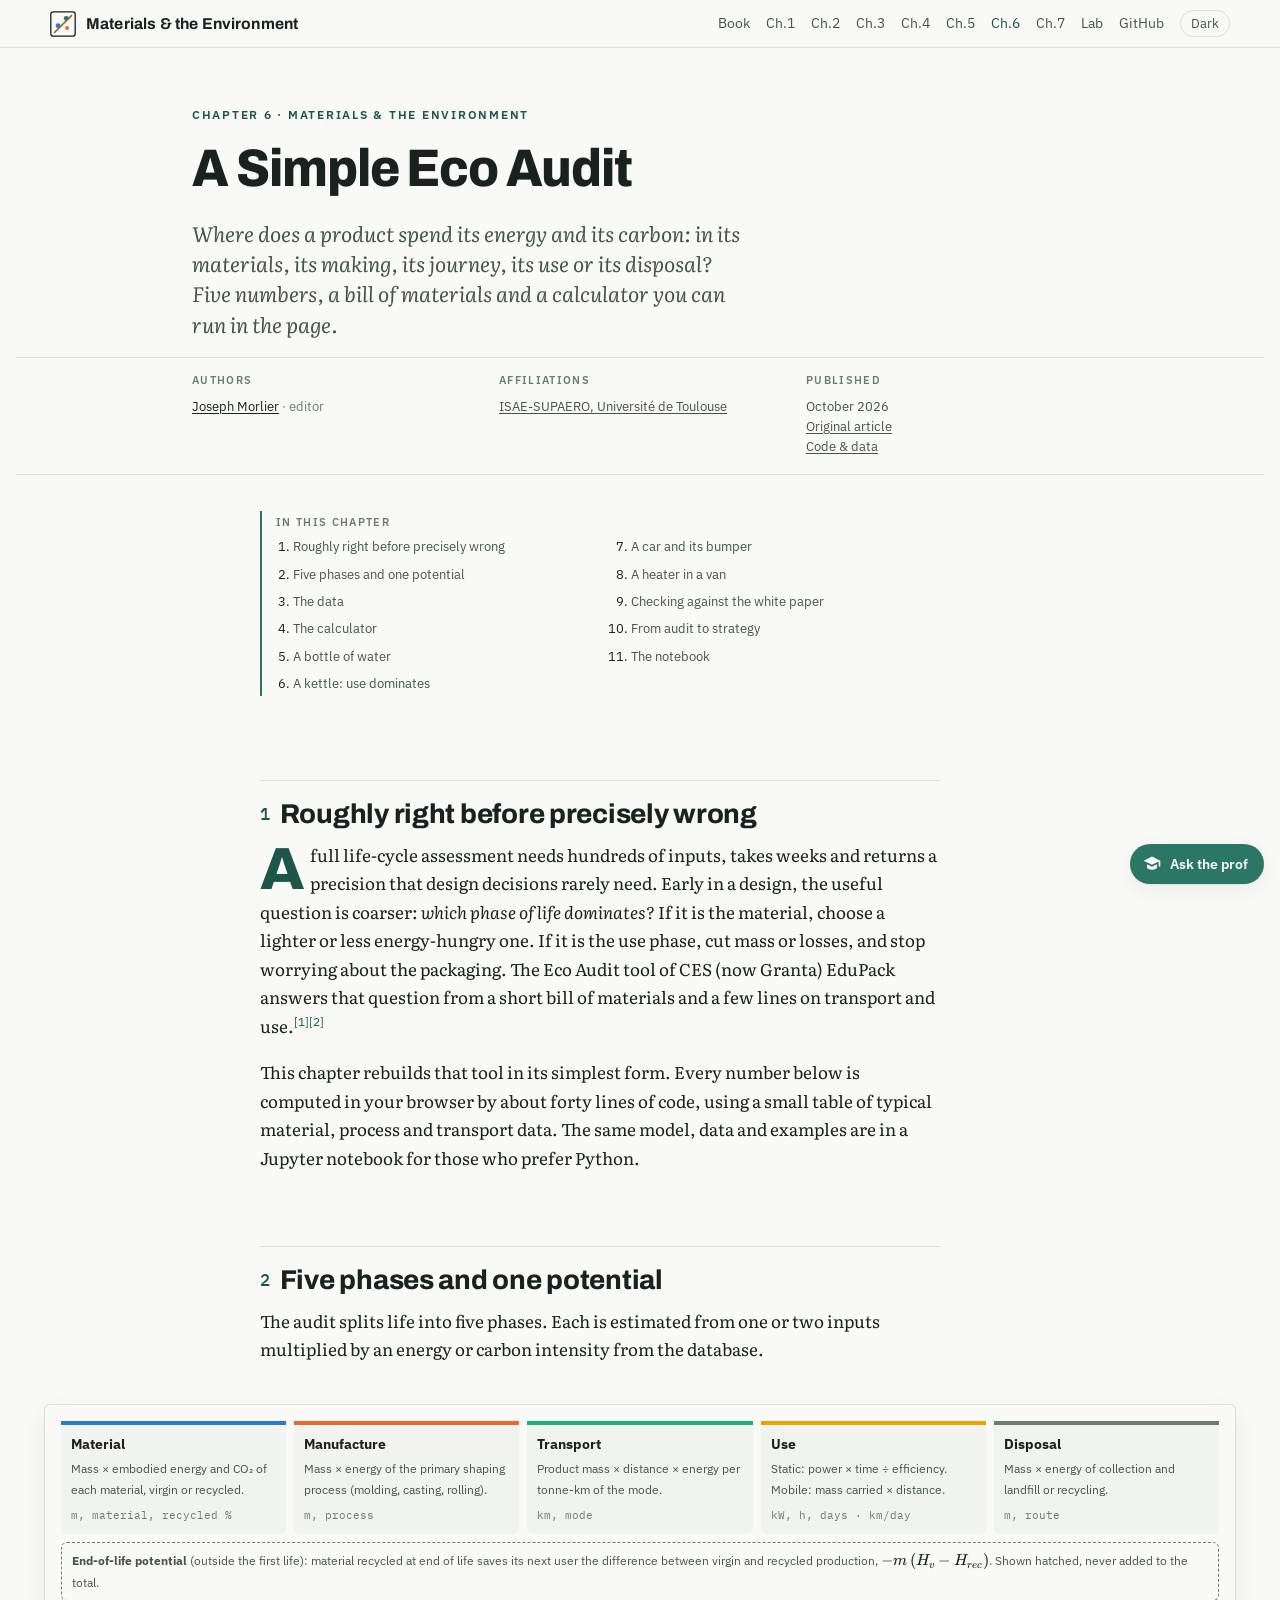
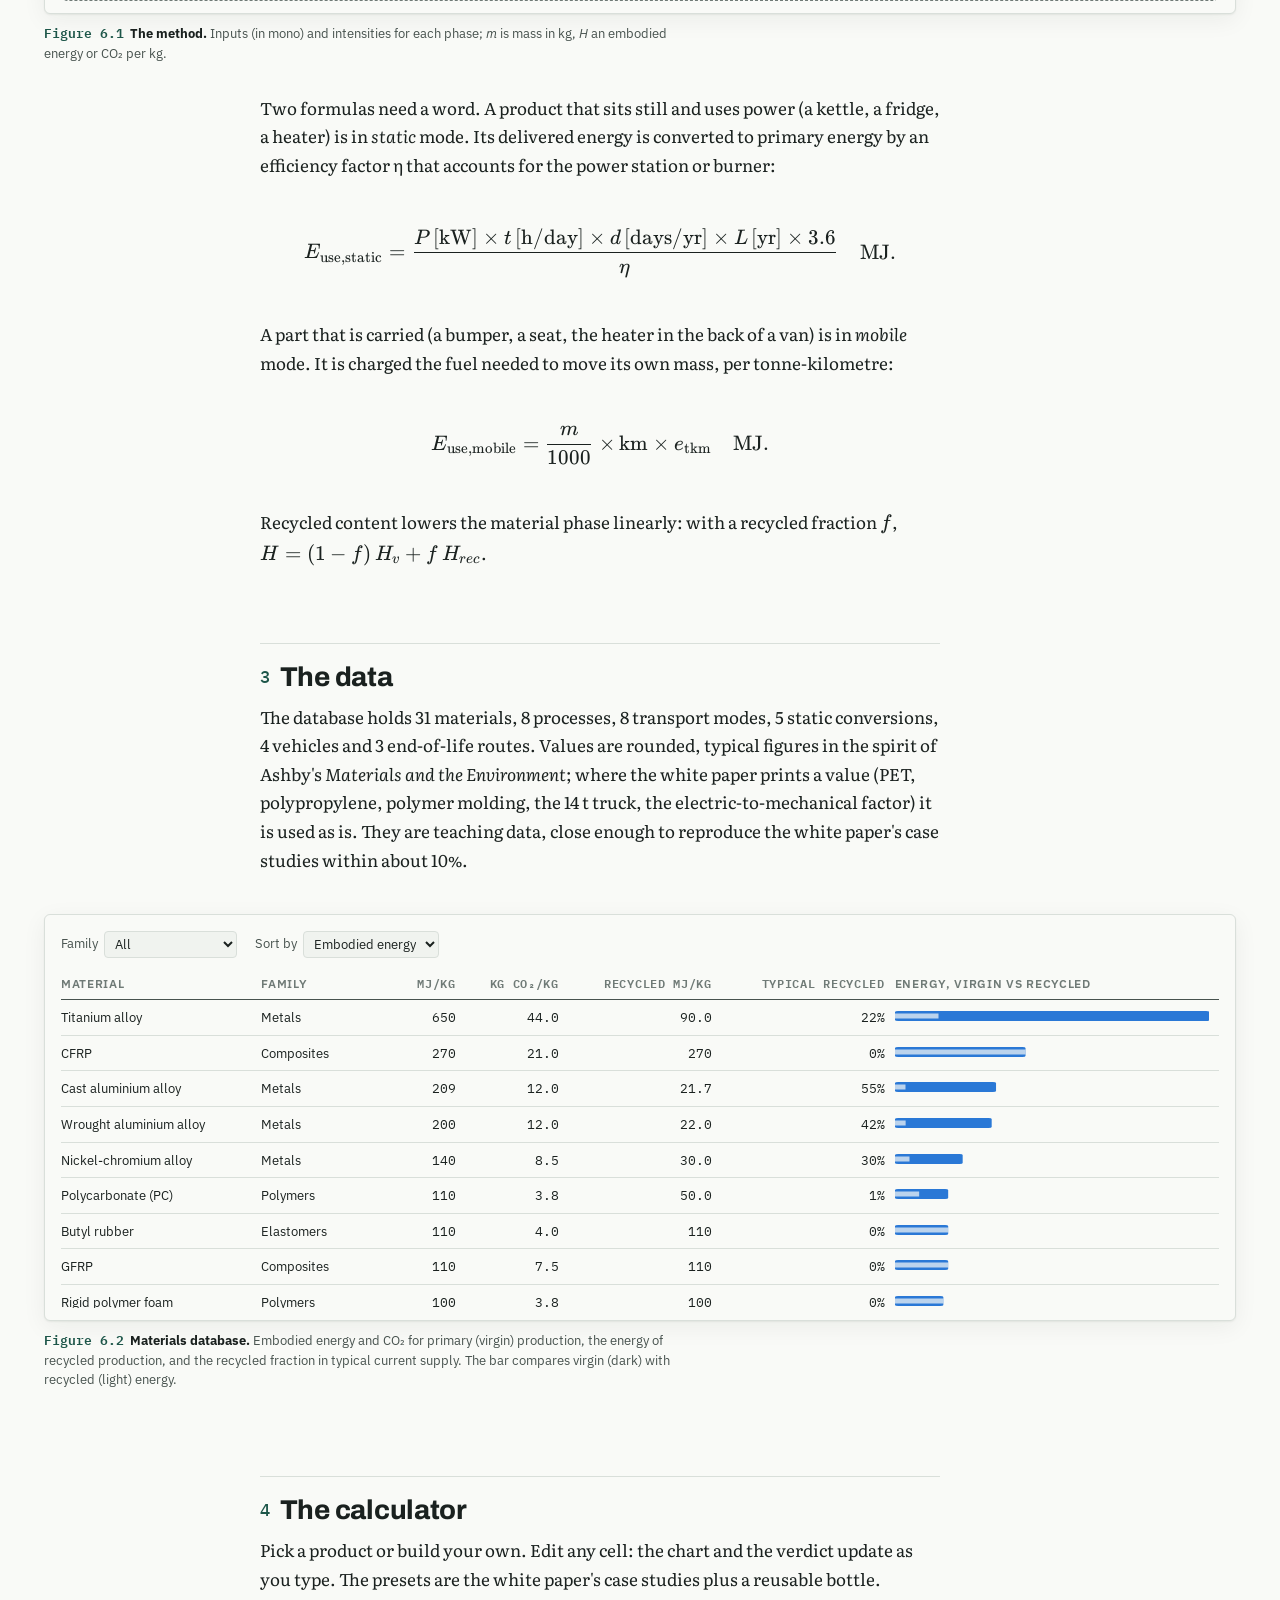
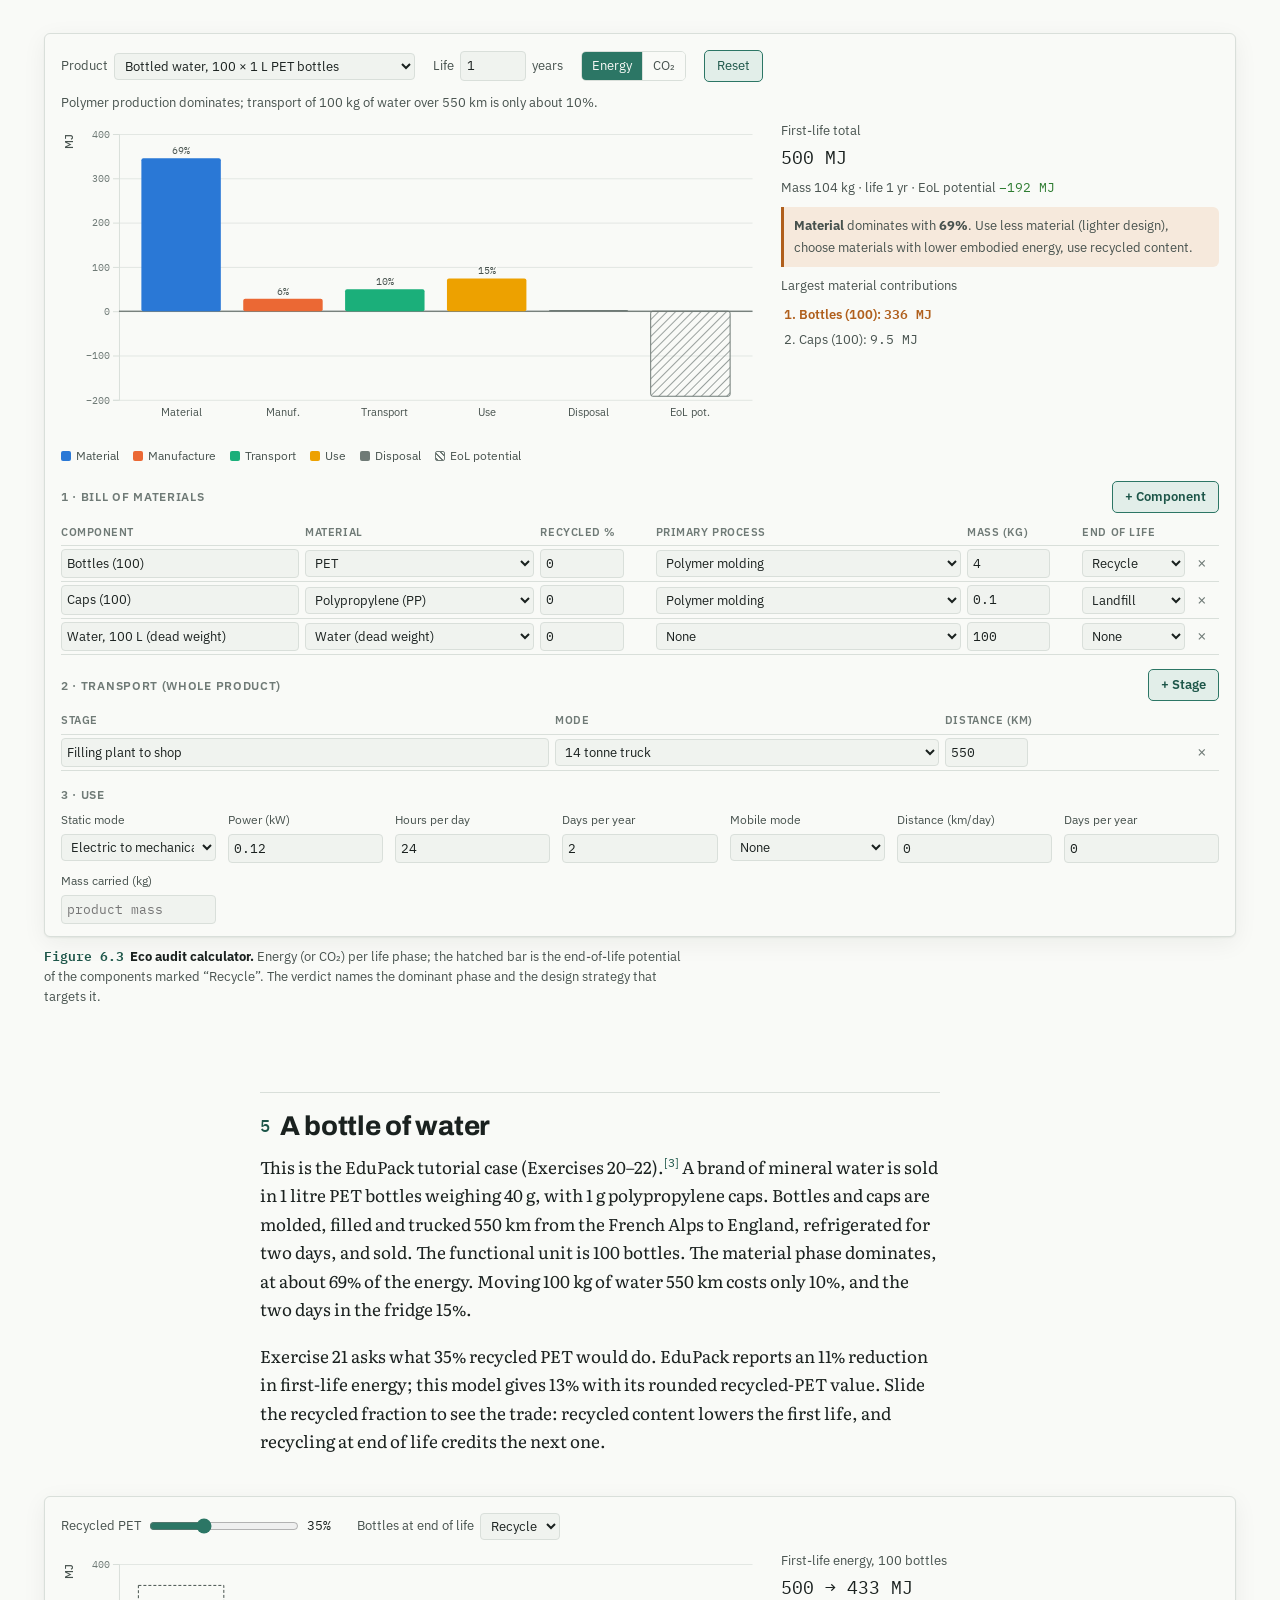
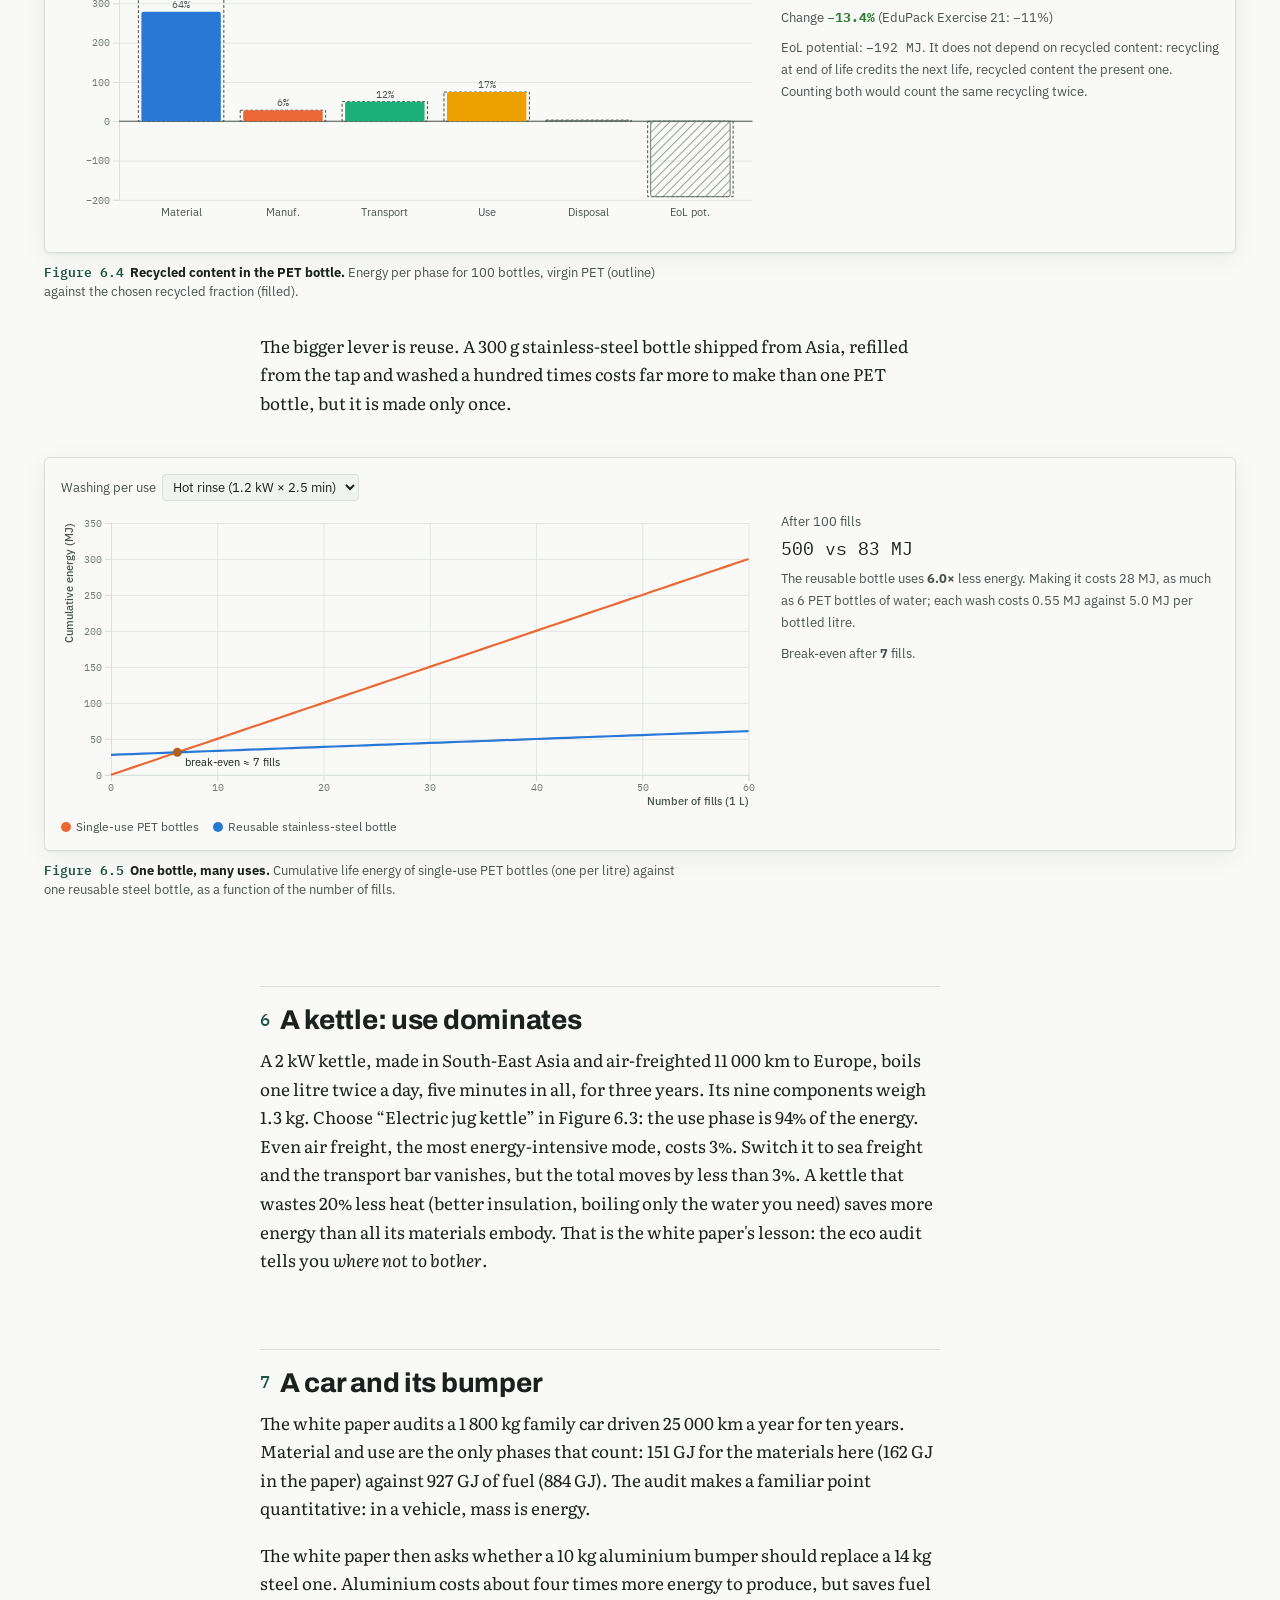
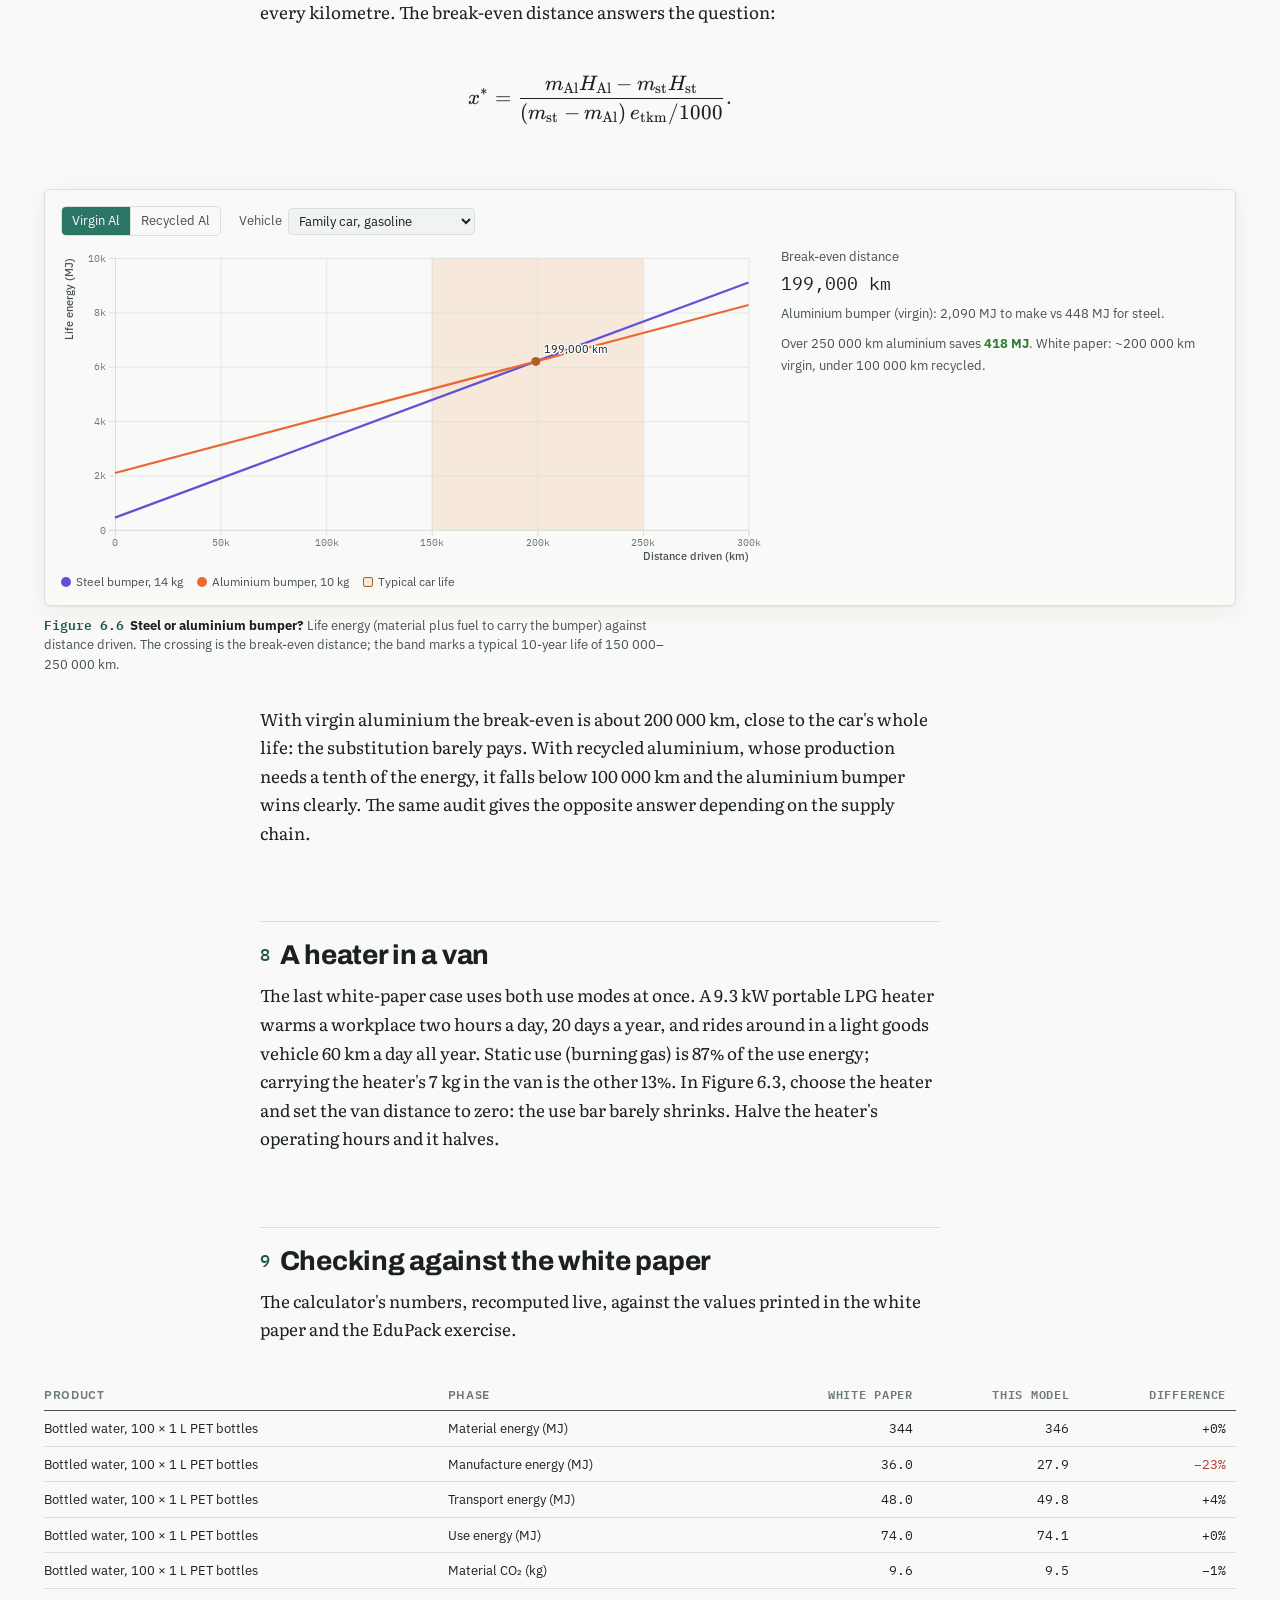
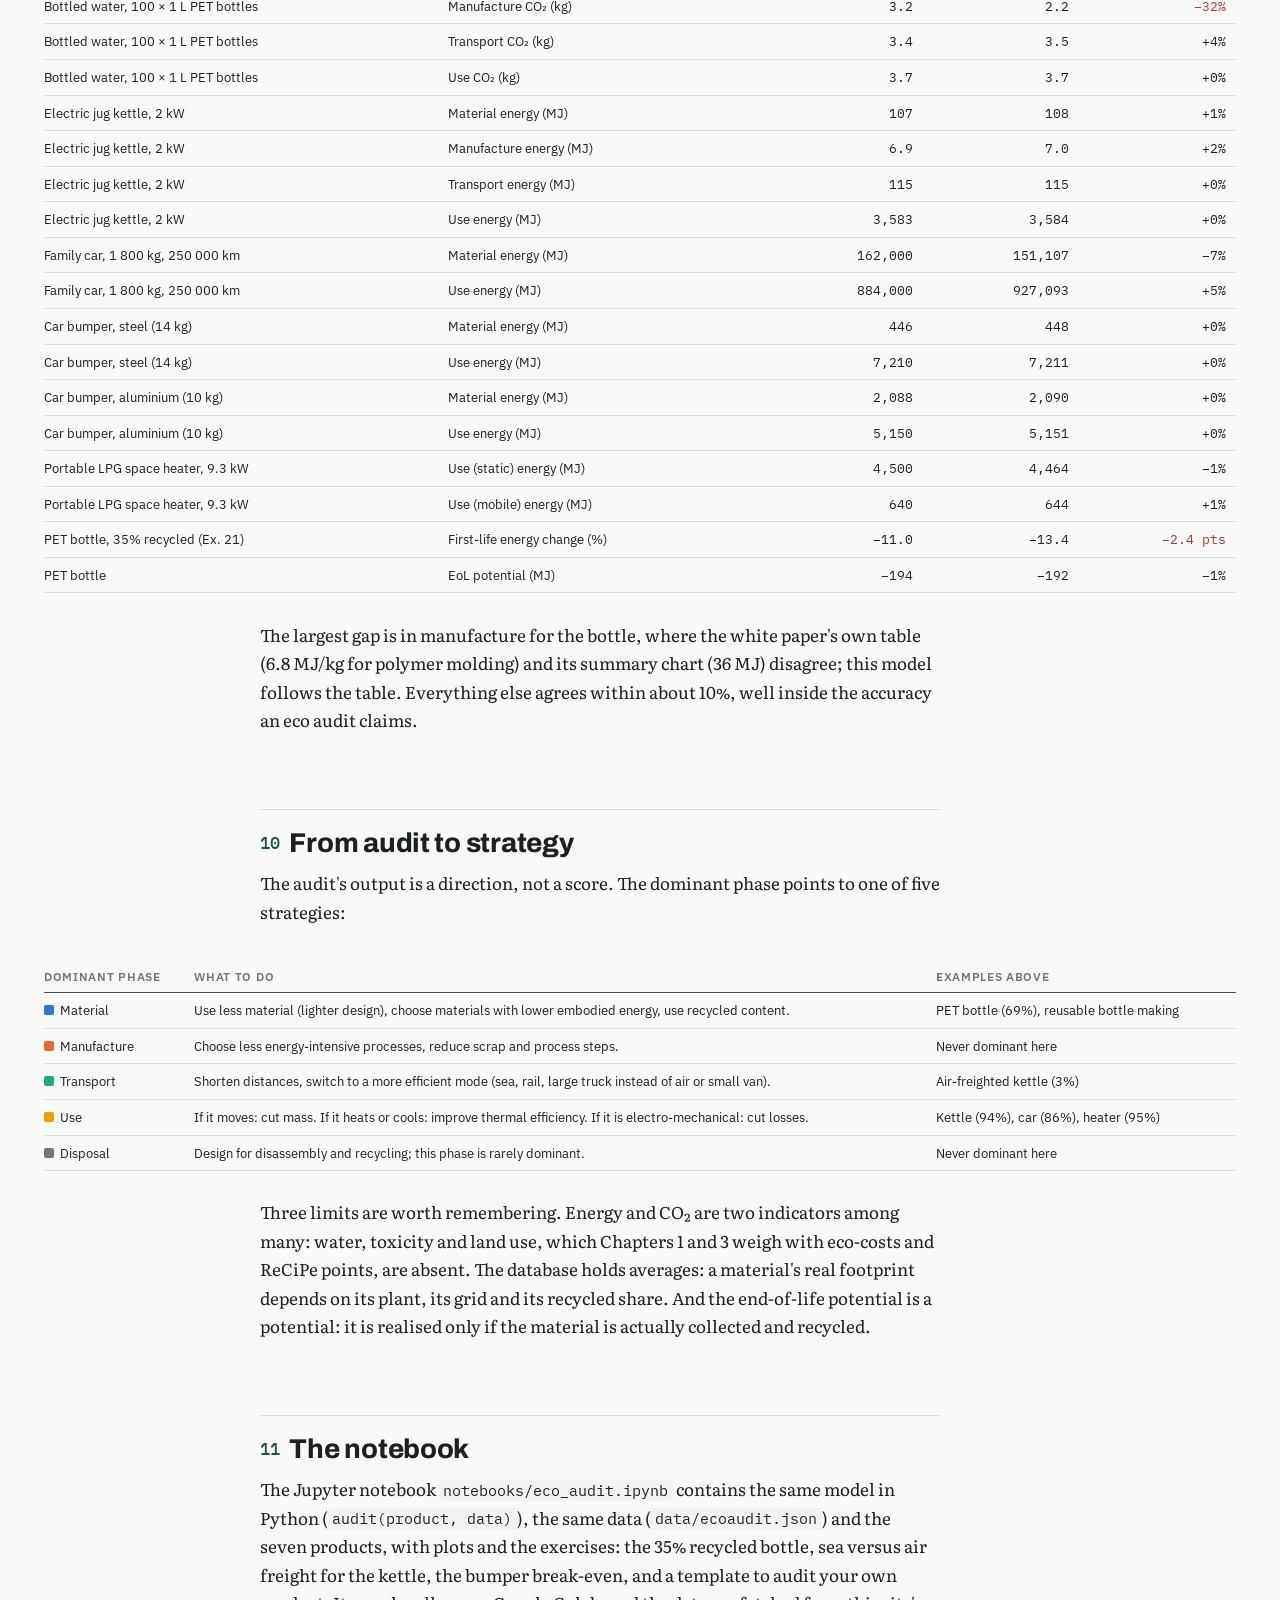
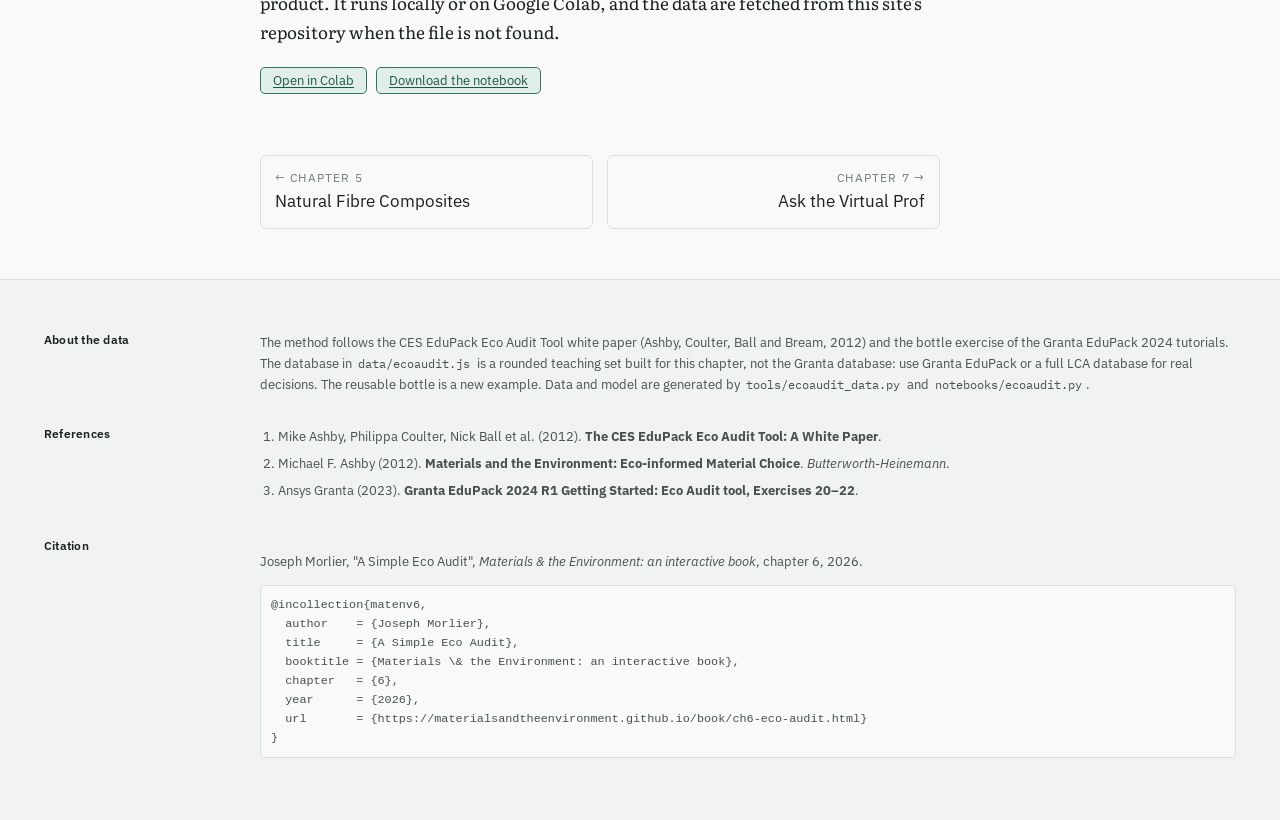
<file: book/ch6-eco-audit.html>
<!doctype html>
<html lang="en">
<head>
<meta charset="utf-8">
<meta name="viewport" content="width=device-width, initial-scale=1, viewport-fit=cover">
<title>A Simple Eco Audit · Chapter 6</title>
<meta name="claude:viewport-fit-sides" content="cover">
<meta name="description" content="Chapter 6 of Materials & the Environment: a simplified eco audit of energy and CO₂ over five life phases, with an interactive calculator and worked products from the CES EduPack white paper.">
<link rel="preconnect" href="https://fonts.googleapis.com"><link rel="preconnect" href="https://fonts.gstatic.com" crossorigin>
<link rel="stylesheet" href="https://fonts.googleapis.com/css2?family=Archivo:wdth,wght@75..125,500..800&family=IBM+Plex+Mono:wght@400;500;600&family=IBM+Plex+Sans:wght@400;500;600&family=Literata:ital,opsz,wght@0,7..72,400..700;1,7..72,400&display=swap">
<link rel="stylesheet" href="../assets/vendor/katex/katex.min.css">
<link rel="stylesheet" href="../assets/css/distill-lite.css">
<script src="../assets/vendor/d3.min.js"></script>
<script src="../assets/vendor/katex/katex.min.js"></script>
<script src="../assets/js/distill-lite.js" data-root=".."></script>
<script src="../assets/js/common.js"></script>
<script src="../data/ecoaudit.js"></script>
<style>
  .ea-sub { font-family: var(--f-ui); font-size: .72rem; letter-spacing: .06em; text-transform: uppercase; color: var(--muted); font-weight: 600; margin: 14px 0 6px; display: flex; align-items: center; justify-content: space-between; gap: 8px; }
  .ea-table { width: 100%; border-collapse: collapse; font-family: var(--f-ui); font-size: .8rem; }
  .ea-table th { text-align: left; font-weight: 600; color: var(--muted); font-size: .68rem; letter-spacing: .05em; text-transform: uppercase; padding: 4px 6px 4px 0; border-bottom: 1px solid var(--rule); white-space: nowrap; }
  .ea-table td { padding: 3px 6px 3px 0; border-bottom: 1px solid var(--rule); vertical-align: middle; }
  .ea-table input, .ea-table select, .ea-use input, .ea-use select { font: inherit; font-size: .8rem; color: var(--ink); background: var(--paper-2); border: 1px solid var(--rule); border-radius: 4px; padding: 3px 5px; width: 100%; min-width: 0; box-sizing: border-box; }
  .ea-table input[type="number"] { width: 6.5em; font-family: var(--f-mono); }
  .ea-table td.x { width: 28px; text-align: center; }
  .ea-x { font: inherit; border: 0; background: none; color: var(--muted); cursor: pointer; font-size: 1rem; line-height: 1; padding: 2px 4px; }
  .ea-x:hover { color: var(--bad); }
  .ea-use { display: grid; grid-template-columns: repeat(auto-fill, minmax(150px, 1fr)); gap: 8px 12px; font-family: var(--f-ui); font-size: .76rem; color: var(--ink-2); }
  .ea-use label { display: flex; flex-direction: column; gap: 3px; }
  .ea-use input[type="number"] { font-family: var(--f-mono); }
  .ea-scroll { overflow-x: auto; }
  .ea-scroll .ea-table { min-width: 640px; }
  .ea-phases { display: grid; grid-template-columns: repeat(5, minmax(0, 1fr)); gap: 8px; font-family: var(--f-ui); }
  .ea-phase { border-top: 4px solid var(--c); background: var(--paper-2); border-radius: 0 0 6px 6px; padding: 8px 10px 10px; font-size: .78rem; color: var(--ink-2); }
  .ea-phase b { display: block; color: var(--ink); font-size: .86rem; margin-bottom: 2px; }
  .ea-phase .in { font-family: var(--f-mono); font-size: .7rem; color: var(--muted); margin-top: 6px; display: block; }
  .ea-eol { margin-top: 8px; border: 1px dashed var(--muted); border-radius: 6px; padding: 7px 10px; font-family: var(--f-ui); font-size: .78rem; color: var(--ink-2); }
  @media (max-width: 760px) { .ea-phases { grid-template-columns: repeat(2, minmax(0, 1fr)); } }
  .ea-strat { margin-top: 8px; padding: 8px 10px; border-left: 3px solid var(--hi); background: var(--hi-wash); border-radius: 0 6px 6px 0; }
  .ea-bad { color: var(--bad); } .ea-good { color: var(--good); }
</style>
</head>
<body>
<d-site-header current="ch6-eco-audit"></d-site-header>

<d-front-matter><script type="text/json">{
  "title": "A Simple Eco Audit",
  "chapter": 6, "slug": "ch6-eco-audit",
  "published": "October 2026",
  "source": "https://www.ansys.com/products/materials/granta-edupack",
  "code": "https://github.com/MaterialsandtheEnvironment/MaterialsandtheEnvironment.github.io/tree/main/notebooks",
  "authors": [
    {"author": "Joseph Morlier", "role": "editor", "authorURL": "https://github.com/jomorlier", "affiliations": [{"name": "ISAE-SUPAERO, Université de Toulouse", "url": "https://www.isae-supaero.fr"}]}
  ]
}</script></d-front-matter>

<d-title>
  <div class="kicker l-middle">Chapter 6 · Materials &amp; the Environment</div>
  <h1>A Simple Eco Audit</h1>
  <p>Where does a product spend its energy and its carbon: in its materials, its making, its journey, its use or its disposal? Five numbers, a bill of materials and a calculator you can run in the page.</p>
</d-title>
<d-byline></d-byline>

<d-article>
  <d-toc></d-toc>

  <h2 id="why"><span class="sec">1</span>Roughly right before precisely wrong</h2>
  <p class="lede">A full life-cycle assessment needs hundreds of inputs, takes weeks and returns a precision that design decisions rarely need. Early in a design, the useful question is coarser: <em>which phase of life dominates?</em> If it is the material, choose a lighter or less energy-hungry one. If it is the use phase, cut mass or losses, and stop worrying about the packaging. The Eco Audit tool of CES (now Granta) EduPack answers that question from a short bill of materials and a few lines on transport and use.<d-cite key="ashbywp"></d-cite><d-cite key="ashby2012"></d-cite></p>
  <p>This chapter rebuilds that tool in its simplest form. Every number below is computed in your browser by about forty lines of code, using a small table of typical material, process and transport data. The same model, data and examples are in a Jupyter notebook for those who prefer Python.</p>

  <h2 id="phases"><span class="sec">2</span>Five phases and one potential</h2>
  <p>The audit splits life into five phases. Each is estimated from one or two inputs multiplied by an energy or carbon intensity from the database.</p>

  <figure class="fig l-page" id="fig-phases">
    <div class="fig-panel">
      <div class="ea-phases" id="phase-cards"></div>
      <div class="ea-eol"><b>End-of-life potential</b> (outside the first life): material recycled at end of life saves its next user the difference between virgin and recycled production, <d-math>-m\,(H_v - H_{rec})</d-math>. Shown hatched, never added to the total.</div>
    </div>
    <figcaption><span class="fig-num">Figure 6.1</span><b>The method.</b> Inputs (in mono) and intensities for each phase; <i>m</i> is mass in kg, <i>H</i> an embodied energy or CO₂ per kg.</figcaption>
  </figure>

  <p>Two formulas need a word. A product that sits still and uses power (a kettle, a fridge, a heater) is in <em>static</em> mode. Its delivered energy is converted to primary energy by an efficiency factor η that accounts for the power station or burner:</p>
  <d-math block>E_\text{use,static} = \frac{P\,[\text{kW}] \times t\,[\text{h/day}] \times d\,[\text{days/yr}] \times L\,[\text{yr}] \times 3.6}{\eta}\quad\text{MJ}.</d-math>
  <p>A part that is carried (a bumper, a seat, the heater in the back of a van) is in <em>mobile</em> mode. It is charged the fuel needed to move its own mass, per tonne-kilometre:</p>
  <d-math block>E_\text{use,mobile} = \frac{m}{1000}\times \text{km} \times e_{\text{tkm}}\quad\text{MJ}.</d-math>
  <p>Recycled content lowers the material phase linearly: with a recycled fraction <d-math>f</d-math>, <d-math>H = (1-f)\,H_v + f\,H_{rec}</d-math>.</p>

  <h2 id="data"><span class="sec">3</span>The data</h2>
  <p>The database holds 31 materials, 8 processes, 8 transport modes, 5 static conversions, 4 vehicles and 3 end-of-life routes. Values are rounded, typical figures in the spirit of Ashby's <em>Materials and the Environment</em>; where the white paper prints a value (PET, polypropylene, polymer molding, the 14 t truck, the electric-to-mechanical factor) it is used as is. They are teaching data, close enough to reproduce the white paper's case studies within about 10%.</p>
  <figure class="fig l-page" id="fig-data">
    <div class="fig-panel">
      <div class="controls">
        <label for="mat-fam">Family <select id="mat-fam"></select></label>
        <label for="mat-sort">Sort by <select id="mat-sort"><option value="ee">Embodied energy</option><option value="co2">CO₂ footprint</option><option value="name">Name</option></select></label>
      </div>
      <div class="table-wrap" style="margin:0;max-height:340px;overflow:auto">
        <table><thead><tr><th>Material</th><th>Family</th><th class="n">MJ/kg</th><th class="n">kg CO₂/kg</th><th class="n">Recycled MJ/kg</th><th class="n">Typical recycled</th><th style="width:28%">Energy, virgin vs recycled</th></tr></thead><tbody id="mat-table"></tbody></table>
      </div>
    </div>
    <figcaption><span class="fig-num">Figure 6.2</span><b>Materials database.</b> Embodied energy and CO₂ for primary (virgin) production, the energy of recycled production, and the recycled fraction in typical current supply. The bar compares virgin (dark) with recycled (light) energy.</figcaption>
  </figure>

  <h2 id="calculator"><span class="sec">4</span>The calculator</h2>
  <p>Pick a product or build your own. Edit any cell: the chart and the verdict update as you type. The presets are the white paper's case studies plus a reusable bottle.</p>

  <figure class="fig l-page" id="fig-calc">
    <div class="fig-panel">
      <div class="controls">
        <label for="preset" style="max-width:100%">Product <select id="preset" style="max-width:min(330px,70vw)"></select></label>
        <label for="life">Life <input type="number" id="life" min="0.1" step="0.5" style="width:5em"> years</label>
        <span id="metric"></span>
        <button class="btn" type="button" id="reset">Reset</button>
      </div>
      <div class="readout" id="story" style="margin:2px 0 6px"></div>
      <div class="fig-row">
        <div><div id="calc-chart"></div><div class="legend" id="calc-legend"></div></div>
        <div class="readout" id="calc-readout"></div>
      </div>

      <div class="ea-sub">1 · Bill of materials <button class="btn" type="button" id="add-comp">+ Component</button></div>
      <div class="ea-scroll"><table class="ea-table"><thead><tr><th>Component</th><th>Material</th><th>Recycled %</th><th>Primary process</th><th>Mass (kg)</th><th>End of life</th><th></th></tr></thead><tbody id="bom"></tbody></table></div>

      <div class="ea-sub">2 · Transport (whole product) <button class="btn" type="button" id="add-tr">+ Stage</button></div>
      <div class="ea-scroll"><table class="ea-table"><thead><tr><th>Stage</th><th>Mode</th><th>Distance (km)</th><th></th></tr></thead><tbody id="transport"></tbody></table></div>

      <div class="ea-sub">3 · Use</div>
      <div class="ea-use" id="use"></div>
    </div>
    <figcaption><span class="fig-num">Figure 6.3</span><b>Eco audit calculator.</b> Energy (or CO₂) per life phase; the hatched bar is the end-of-life potential of the components marked “Recycle”. The verdict names the dominant phase and the design strategy that targets it.</figcaption>
  </figure>

  <h2 id="bottle"><span class="sec">5</span>A bottle of water</h2>
  <p>This is the EduPack tutorial case (Exercises 20–22).<d-cite key="edupack"></d-cite> A brand of mineral water is sold in 1 litre PET bottles weighing 40 g, with 1 g polypropylene caps. Bottles and caps are molded, filled and trucked 550 km from the French Alps to England, refrigerated for two days, and sold. The functional unit is 100 bottles. The material phase dominates, at about 69% of the energy. Moving 100 kg of water 550 km costs only 10%, and the two days in the fridge 15%.</p>
  <p>Exercise 21 asks what 35% recycled PET would do. EduPack reports an 11% reduction in first-life energy; this model gives 13% with its rounded recycled-PET value. Slide the recycled fraction to see the trade: recycled content lowers the first life, and recycling at end of life credits the next one.</p>

  <figure class="fig l-page" id="fig-recycled">
    <div class="fig-panel">
      <div class="controls">
        <label for="rec">Recycled PET <input type="range" id="rec" min="0" max="100" step="5" value="35"><output id="rec-out">35%</output></label>
        <label for="rec-eol">Bottles at end of life <select id="rec-eol"><option>Recycle</option><option>Landfill</option></select></label>
      </div>
      <div class="fig-row">
        <div id="rec-chart"></div>
        <div class="readout" id="rec-readout"></div>
      </div>
    </div>
    <figcaption><span class="fig-num">Figure 6.4</span><b>Recycled content in the PET bottle.</b> Energy per phase for 100 bottles, virgin PET (outline) against the chosen recycled fraction (filled).</figcaption>
  </figure>

  <p>The bigger lever is reuse. A 300 g stainless-steel bottle shipped from Asia, refilled from the tap and washed a hundred times costs far more to make than one PET bottle, but it is made only once.</p>

  <figure class="fig l-page" id="fig-reuse">
    <div class="fig-panel">
      <div class="controls">
        <label for="wash">Washing per use <select id="wash"><option value="1">Hot rinse (1.2 kW × 2.5 min)</option><option value="0.3">Dishwasher share (0.3 ×)</option><option value="0">Cold rinse (none)</option></select></label>
      </div>
      <div class="fig-row">
        <div id="reuse-chart"></div>
        <div class="readout" id="reuse-readout"></div>
      </div>
      <div class="legend" id="reuse-legend"></div>
    </div>
    <figcaption><span class="fig-num">Figure 6.5</span><b>One bottle, many uses.</b> Cumulative life energy of single-use PET bottles (one per litre) against one reusable steel bottle, as a function of the number of fills.</figcaption>
  </figure>

  <h2 id="kettle"><span class="sec">6</span>A kettle: use dominates</h2>
  <p>A 2 kW kettle, made in South-East Asia and air-freighted 11 000 km to Europe, boils one litre twice a day, five minutes in all, for three years. Its nine components weigh 1.3 kg. Choose “Electric jug kettle” in Figure 6.3: the use phase is 94% of the energy. Even air freight, the most energy-intensive mode, costs 3%. Switch it to sea freight and the transport bar vanishes, but the total moves by less than 3%. A kettle that wastes 20% less heat (better insulation, boiling only the water you need) saves more energy than all its materials embody. That is the white paper's lesson: the eco audit tells you <em>where not to bother</em>.</p>

  <h2 id="car"><span class="sec">7</span>A car and its bumper</h2>
  <p>The white paper audits a 1 800 kg family car driven 25 000 km a year for ten years. Material and use are the only phases that count: 151 GJ for the materials here (162 GJ in the paper) against 927 GJ of fuel (884 GJ). The audit makes a familiar point quantitative: in a vehicle, mass is energy.</p>
  <p>The white paper then asks whether a 10 kg aluminium bumper should replace a 14 kg steel one. Aluminium costs about four times more energy to produce, but saves fuel every kilometre. The break-even distance answers the question:</p>
  <d-math block>x^* = \frac{m_\text{Al}H_\text{Al} - m_\text{st}H_\text{st}}{(m_\text{st}-m_\text{Al})\,e_{\text{tkm}}/1000}.</d-math>

  <figure class="fig l-page" id="fig-bumper">
    <div class="fig-panel">
      <div class="controls">
        <span id="bump-rec"></span>
        <label for="bump-veh">Vehicle <select id="bump-veh"></select></label>
      </div>
      <div class="fig-row">
        <div id="bump-chart"></div>
        <div class="readout" id="bump-readout"></div>
      </div>
      <div class="legend" id="bump-legend"></div>
    </div>
    <figcaption><span class="fig-num">Figure 6.6</span><b>Steel or aluminium bumper?</b> Life energy (material plus fuel to carry the bumper) against distance driven. The crossing is the break-even distance; the band marks a typical 10-year life of 150 000–250 000 km.</figcaption>
  </figure>
  <p>With virgin aluminium the break-even is about 200 000 km, close to the car's whole life: the substitution barely pays. With recycled aluminium, whose production needs a tenth of the energy, it falls below 100 000 km and the aluminium bumper wins clearly. The same audit gives the opposite answer depending on the supply chain.</p>

  <h2 id="heater"><span class="sec">8</span>A heater in a van</h2>
  <p>The last white-paper case uses both use modes at once. A 9.3 kW portable LPG heater warms a workplace two hours a day, 20 days a year, and rides around in a light goods vehicle 60 km a day all year. Static use (burning gas) is 87% of the use energy; carrying the heater's 7 kg in the van is the other 13%. In Figure 6.3, choose the heater and set the van distance to zero: the use bar barely shrinks. Halve the heater's operating hours and it halves.</p>

  <h2 id="check"><span class="sec">9</span>Checking against the white paper</h2>
  <p>The calculator's numbers, recomputed live, against the values printed in the white paper and the EduPack exercise.</p>
  <div class="table-wrap l-page">
    <table><thead><tr><th>Product</th><th>Phase</th><th class="n">White paper</th><th class="n">This model</th><th class="n">Difference</th></tr></thead><tbody id="check-table"></tbody></table>
  </div>
  <p>The largest gap is in manufacture for the bottle, where the white paper's own table (6.8 MJ/kg for polymer molding) and its summary chart (36 MJ) disagree; this model follows the table. Everything else agrees within about 10%, well inside the accuracy an eco audit claims.</p>

  <h2 id="strategy"><span class="sec">10</span>From audit to strategy</h2>
  <p>The audit's output is a direction, not a score. The dominant phase points to one of five strategies:</p>
  <div class="table-wrap l-page"><table><thead><tr><th>Dominant phase</th><th>What to do</th><th>Examples above</th></tr></thead><tbody id="strat-table"></tbody></table></div>
  <p>Three limits are worth remembering. Energy and CO₂ are two indicators among many: water, toxicity and land use, which Chapters 1 and 3 weigh with eco-costs and ReCiPe points, are absent. The database holds averages: a material's real footprint depends on its plant, its grid and its recycled share. And the end-of-life potential is a potential: it is realised only if the material is actually collected and recycled.</p>

  <h2 id="notebook"><span class="sec">11</span>The notebook</h2>
  <p>The Jupyter notebook <code>notebooks/eco_audit.ipynb</code> contains the same model in Python (<code>audit(product, data)</code>), the same data (<code>data/ecoaudit.json</code>) and the seven products, with plots and the exercises: the 35% recycled bottle, sea versus air freight for the kettle, the bumper break-even, and a template to audit your own product. It runs locally or on Google Colab, and the data are fetched from this site's repository when the file is not found.</p>
  <p><a class="btn" href="https://colab.research.google.com/github/MaterialsandtheEnvironment/MaterialsandtheEnvironment.github.io/blob/main/notebooks/eco_audit.ipynb">Open in Colab</a> &nbsp; <a class="btn" href="../notebooks/eco_audit.ipynb" download>Download the notebook</a></p>

  <d-chapter-nav current="ch6-eco-audit"></d-chapter-nav>
</d-article>

<d-appendix>
  <h3>About the data</h3>
  <p>The method follows the CES EduPack Eco Audit Tool white paper (Ashby, Coulter, Ball and Bream, 2012) and the bottle exercise of the Granta EduPack 2024 tutorials. The database in <code>data/ecoaudit.js</code> is a rounded teaching set built for this chapter, not the Granta database: use Granta EduPack or a full LCA database for real decisions. The reusable bottle is a new example. Data and model are generated by <code>tools/ecoaudit_data.py</code> and <code>notebooks/ecoaudit.py</code>.</p>
  <d-footnote-list></d-footnote-list>
  <d-citation-list></d-citation-list>
  <d-cite-this></d-cite-this>
</d-appendix>

<d-bibliography><script type="text/bibtex">
@techreport{ashbywp, author = {Ashby, Mike and Coulter, Philippa and Ball, Nick and Bream, Charlie}, title = {The CES EduPack Eco Audit Tool: A White Paper}, institution = {Granta Design}, address = {Cambridge, UK}, year = {2012}}
@book{ashby2012, author = {Ashby, Michael F.}, title = {Materials and the Environment: Eco-informed Material Choice}, edition = {2nd}, publisher = {Butterworth-Heinemann}, year = {2012}, isbn = {978-0-12-385971-6}}
@manual{edupack, author = {{Ansys Granta}}, title = {Granta EduPack 2024 R1 Getting Started: Eco Audit tool, Exercises 20--22}, organization = {Ansys, Inc.}, year = {2023}}
</script></d-bibliography>

<script src="../assets/js/ch6-ecoaudit.js"></script>
</body>
</html>
</file>
<file: assets/css/distill-lite.css>
/* Materials & the Environment — Distill-style article system.
   Layout concept: Distill's article grid (body column, page/screen outsets, margin gutter)
   set on a cool "lab notebook" paper with a verdigris accent and an ochre guideline colour. */
:root {
  --paper: #f9faf7;
  --paper-2: #f0f3ef;
  --ink: #1a211f;
  --ink-2: #47524e;
  --muted: #6f7a76;
  --rule: #d9dfda;
  --accent: #2c7665;        /* verdigris: links, active controls */
  --accent-ink: #1d5649;
  --accent-wash: #e2eee9;
  --hi: #b05f1c;            /* ochre: guidelines, optima, highlights */
  --hi-wash: #f6e9dc;
  --bad: #b3362f;
  --good: #2f7d32;
  --shadow: 0 1px 2px rgba(20,30,25,.06), 0 6px 24px rgba(20,30,25,.06);

  /* categorical series (validated reference palette, fixed order) */
  --s1: #2a78d6; --s2: #eb6834; --s3: #1baf7a; --s4: #eda100;
  --s5: #e87ba4; --s6: #008300; --s7: #6250d6; --s8: #e34948;

  --f-display: "Archivo", "Helvetica Neue", Arial, sans-serif;
  --f-body: "Literata", Georgia, "Times New Roman", serif;
  --f-ui: "IBM Plex Sans", system-ui, -apple-system, "Segoe UI", sans-serif;
  --f-mono: "IBM Plex Mono", ui-monospace, Menlo, Consolas, monospace;

  --step--1: 0.82rem; --step-0: 1.0625rem; --step-1: 1.3rem; --step-2: 1.7rem; --step-3: 2.4rem; --step-4: 3.3rem;
  --gutter-l: max(16px, env(safe-area-inset-left, 0px));
  --gutter-r: max(16px, env(safe-area-inset-right, 0px));
}
@media (prefers-color-scheme: dark) {
  :root:not([data-theme="light"]) {
    --paper: #121715; --paper-2: #1a201e; --ink: #e8ece9; --ink-2: #bcc6c1; --muted: #8e9994;
    --rule: #2c3532; --accent: #5fb8a2; --accent-ink: #8ad0bd; --accent-wash: #1d2f2a;
    --hi: #e09a55; --hi-wash: #33261a; --bad: #ec7a72; --good: #6cc070;
    --shadow: 0 1px 2px rgba(0,0,0,.4), 0 6px 24px rgba(0,0,0,.3);
    --s1: #3987e5; --s2: #d95926; --s3: #199e70; --s4: #c98500;
    --s5: #d55181; --s6: #2f9a2f; --s7: #9085e9; --s8: #e66767;
    color-scheme: dark;
  }
}
:root[data-theme="dark"] {
  --paper: #121715; --paper-2: #1a201e; --ink: #e8ece9; --ink-2: #bcc6c1; --muted: #8e9994;
  --rule: #2c3532; --accent: #5fb8a2; --accent-ink: #8ad0bd; --accent-wash: #1d2f2a;
  --hi: #e09a55; --hi-wash: #33261a; --bad: #ec7a72; --good: #6cc070;
  --shadow: 0 1px 2px rgba(0,0,0,.4), 0 6px 24px rgba(0,0,0,.3);
  --s1: #3987e5; --s2: #d95926; --s3: #199e70; --s4: #c98500;
  --s5: #d55181; --s6: #2f9a2f; --s7: #9085e9; --s8: #e66767;
  color-scheme: dark;
}

*, *::before, *::after { box-sizing: border-box; }
html { -webkit-text-size-adjust: 100%; }
body {
  margin: 0; background: var(--paper); color: var(--ink);
  font-family: var(--f-body); font-size: var(--step-0); line-height: 1.68;
  padding-left: var(--gutter-l); padding-right: var(--gutter-r);
  overflow-x: hidden;
}
a { color: var(--accent-ink); text-decoration-thickness: 1px; text-underline-offset: 2px; }
a:hover { color: var(--accent); }
:focus-visible { outline: 2px solid var(--accent); outline-offset: 2px; border-radius: 2px; }
img, svg, canvas { max-width: 100%; }
h1, h2, h3, h4 { font-family: var(--f-display); text-wrap: balance; color: var(--ink); line-height: 1.15; }
code, kbd { font-family: var(--f-mono); font-size: .88em; background: var(--paper-2); padding: .08em .3em; border-radius: 3px; }
.mono, .num { font-family: var(--f-mono); font-variant-numeric: tabular-nums; }

/* ---------- site header ---------- */
.site-head {
  position: sticky; top: env(safe-area-inset-top, 0px); z-index: 30;
  margin-left: calc(-1 * var(--gutter-l)); margin-right: calc(-1 * var(--gutter-r));
  padding: 10px var(--gutter-r) 10px var(--gutter-l);
  background: color-mix(in srgb, var(--paper) 88%, transparent);
  backdrop-filter: blur(8px); -webkit-backdrop-filter: blur(8px);
  border-bottom: 1px solid var(--rule);
}
.site-head .wrap { max-width: 1180px; margin: 0 auto; display: flex; align-items: center; gap: 18px; flex-wrap: wrap; }
.brand { display: flex; align-items: center; gap: 10px; text-decoration: none; color: var(--ink); font-family: var(--f-display); font-weight: 700; letter-spacing: .01em; font-size: .98rem; }
.brand svg { width: 26px; height: 26px; flex: none; }
.brand:hover { color: var(--ink); }
.site-nav { display: flex; gap: 4px 16px; flex-wrap: wrap; margin-left: auto; align-items: center; font-family: var(--f-ui); font-size: .86rem; }
.site-nav a { color: var(--ink-2); text-decoration: none; }
.site-nav a:hover, .site-nav a[aria-current="page"] { color: var(--accent-ink); }
.theme-btn { font: inherit; background: none; border: 1px solid var(--rule); color: var(--ink-2); border-radius: 999px; padding: 2px 10px; cursor: pointer; font-family: var(--f-ui); font-size: .8rem; }
.theme-btn:hover { border-color: var(--accent); color: var(--accent-ink); }

/* ---------- Distill article grid ---------- */
d-title, d-byline, d-article, d-appendix, .d-grid {
  display: grid;
  grid-template-columns:
    [screen-start] minmax(0, 1fr)
    [page-start kicker-start] minmax(0, 120px)
    [middle-start] minmax(0, 40px)
    [text-start kicker-end] minmax(0, 680px)
    [text-end gutter-start] minmax(0, 40px)
    [middle-end] minmax(0, 200px)
    [page-end gutter-end] minmax(0, 1fr) [screen-end];
  column-gap: 28px;
}
d-title > *, d-byline > *, d-article > *, d-appendix > *, .d-grid > * { grid-column: text; min-width: 0; }
.l-body { grid-column: text; }
.l-body-outset { grid-column: middle; }
.l-middle { grid-column: middle; }
.l-page { grid-column: page; }
.l-page-outset { grid-column: page; }
.l-screen { grid-column: screen; }
.l-gutter, aside { grid-column: gutter; }
d-front-matter { display: none; }

/* margin notes */
d-article aside {
  font-family: var(--f-ui); font-size: .8rem; line-height: 1.5; color: var(--muted);
  align-self: start; border-top: 1px solid var(--rule); padding-top: 6px;
}

d-title { padding-block: 56px 18px; }
d-title .kicker { font-family: var(--f-ui); font-size: .78rem; letter-spacing: .14em; text-transform: uppercase; color: var(--accent-ink); margin-bottom: 14px; font-weight: 600; }
d-title h1 { grid-column: middle; font-size: clamp(2.1rem, 5vw, var(--step-4)); font-weight: 800; letter-spacing: -.02em; margin: 0 0 18px; font-stretch: 92%; }
d-title p { grid-column: middle; font-size: var(--step-1); line-height: 1.45; color: var(--ink-2); margin: 0; font-style: italic; max-width: 46ch; }
d-title figure { grid-column: page; margin: 30px 0 0; }

d-byline {
  border-top: 1px solid var(--rule); border-bottom: 1px solid var(--rule);
  padding-block: 16px; font-family: var(--f-ui); font-size: .82rem; line-height: 1.55; margin-bottom: 36px;
}
d-byline .byline { grid-column: middle; display: grid; grid-template-columns: 1.4fr 1.4fr 1fr; gap: 6px 24px; }
d-byline h3 { font-family: var(--f-ui); font-size: .7rem; font-weight: 600; letter-spacing: .12em; text-transform: uppercase; color: var(--muted); margin: 0 0 4px; }
d-byline .author, d-byline .affil { margin: 0; color: var(--ink); }
d-byline .affil { color: var(--ink-2); }
d-byline a { color: inherit; }
d-byline .row { display: contents; }
@media (max-width: 700px) { d-byline .byline { grid-template-columns: 1fr; } d-byline .byline > * { grid-column: 1 !important; grid-row: auto !important; } d-byline .affil { margin-bottom: 6px; } d-byline h3:not(:first-child) { display: none; } }

d-article { font-size: var(--step-0); padding-bottom: 40px; }
d-article p, d-article li { max-width: 68ch; }
d-article h2 {
  font-size: var(--step-2); font-weight: 750; letter-spacing: -.01em; margin: 56px 0 10px;
  padding-top: 18px; border-top: 1px solid var(--rule);
}
d-article h2 .sec { font-family: var(--f-mono); font-weight: 500; font-size: .62em; color: var(--accent-ink); margin-right: 10px; vertical-align: .18em; }
d-article h3 { font-size: var(--step-1); font-weight: 700; margin: 34px 0 4px; }
d-article p { margin: 0 0 1.05em; }
d-article ul, d-article ol { padding-left: 1.3em; margin: 0 0 1.1em; }
d-article li { margin-bottom: .35em; }
d-article blockquote { margin: 1.2em 0; padding: 4px 0 4px 18px; border-left: 3px solid var(--hi); color: var(--ink-2); font-style: italic; }
d-article hr { border: 0; border-top: 1px solid var(--rule); margin: 2em 0; }
d-article .lede::first-letter { font-family: var(--f-display); font-weight: 800; float: left; font-size: 3.5em; line-height: .86; margin: .06em .1em 0 0; color: var(--accent-ink); }

/* math */
d-math { font-size: 1.04em; }
d-math[block] { display: block; position: relative; overflow-x: auto; overflow-y: hidden; padding: 6px 0; margin: .4em 0 1.1em; }
.katex { color: var(--ink); }

/* tables */
.table-wrap { overflow-x: auto; margin: 1em 0 1.6em; }
d-article table { border-collapse: collapse; font-family: var(--f-ui); font-size: .84rem; width: 100%; font-variant-numeric: tabular-nums; }
d-article th { text-align: left; font-weight: 600; color: var(--muted); font-size: .72rem; letter-spacing: .06em; text-transform: uppercase; border-bottom: 1px solid var(--ink-2); padding: 6px 10px 6px 0; white-space: nowrap; }
d-article td { border-bottom: 1px solid var(--rule); padding: 6px 10px 6px 0; vertical-align: top; }
d-article td.n, d-article th.n { text-align: right; font-family: var(--f-mono); }
d-article tr.win td { background: var(--hi-wash); }

/* figures */
d-figure, figure.fig { display: block; margin: 22px 0 30px; }
.fig-panel {
  background: var(--paper); border: 1px solid var(--rule); border-radius: 6px;
  padding: 16px 16px 12px; box-shadow: var(--shadow);
}
figcaption, .caption { font-family: var(--f-ui); font-size: .82rem; line-height: 1.5; color: var(--ink-2); margin-top: 10px; max-width: 80ch; }
figcaption b, .caption b { color: var(--ink); }
.fig-num { font-family: var(--f-mono); color: var(--accent-ink); font-weight: 600; margin-right: 6px; }
.controls { display: flex; flex-wrap: wrap; gap: 8px 18px; align-items: center; font-family: var(--f-ui); font-size: .82rem; color: var(--ink-2); margin-bottom: 10px; }
.controls label { display: inline-flex; align-items: center; gap: 6px; }
.controls select, .controls input[type="number"] {
  font: inherit; color: var(--ink); background: var(--paper-2); border: 1px solid var(--rule); border-radius: 4px; padding: 3px 6px;
}
.controls input[type="range"] { accent-color: var(--accent); width: 150px; max-width: 40vw; }
.controls output { font-family: var(--f-mono); color: var(--ink); min-width: 4ch; display: inline-block; }
.seg { display: inline-flex; border: 1px solid var(--rule); border-radius: 5px; overflow: hidden; }
.seg button { font: inherit; border: 0; background: var(--paper); color: var(--ink-2); padding: 3px 10px; cursor: pointer; border-right: 1px solid var(--rule); }
.seg button:last-child { border-right: 0; }
.seg button[aria-pressed="true"] { background: var(--accent); color: var(--paper); }
.btn { font: inherit; font-family: var(--f-ui); font-size: .82rem; border: 1px solid var(--accent); color: var(--accent-ink); background: var(--accent-wash); border-radius: 5px; padding: 4px 12px; cursor: pointer; }
.btn:hover { background: var(--accent); color: var(--paper); }
.fig-row { display: grid; grid-template-columns: minmax(0, 1.6fr) minmax(0, 1fr); gap: 18px; align-items: start; }
.fig-row.even { grid-template-columns: minmax(0, 1fr) minmax(0, 1fr); }
@media (max-width: 760px) { .fig-row, .fig-row.even { grid-template-columns: minmax(0, 1fr); } }
.readout { font-family: var(--f-ui); font-size: .82rem; color: var(--ink-2); }
.readout .big { font-family: var(--f-mono); font-size: 1.15rem; color: var(--ink); }
.readout ol { padding-left: 1.4em; margin: 6px 0; }
.readout li { margin: 2px 0; }
.readout li.top { color: var(--hi); font-weight: 600; }
.legend { display: flex; flex-wrap: wrap; gap: 4px 14px; font-family: var(--f-ui); font-size: .76rem; color: var(--ink-2); margin-top: 6px; }
.legend span { display: inline-flex; align-items: center; gap: 5px; }
.legend i { width: 10px; height: 10px; border-radius: 50%; display: inline-block; }
.warn { font-family: var(--f-ui); font-size: .8rem; color: var(--bad); }
.pill { display: inline-block; font-family: var(--f-ui); font-size: .72rem; padding: 1px 8px; border-radius: 999px; border: 1px solid currentColor; }
.pill.ok { color: var(--good); } .pill.no { color: var(--bad); }

/* charts */
svg.chart { display: block; width: 100%; height: auto; overflow: visible; font-family: var(--f-ui); }
svg.chart text { fill: var(--ink-2); font-size: 11px; }
svg.chart .axis path, svg.chart .axis line { stroke: var(--rule); }
svg.chart .axis text { fill: var(--muted); font-family: var(--f-mono); font-size: 10px; }
svg.chart .grid line { stroke: var(--rule); stroke-opacity: .7; }
svg.chart .grid path { display: none; }
svg.chart .axis-label { fill: var(--ink-2); font-size: 11.5px; font-weight: 500; }
svg.chart .lbl { fill: var(--ink); font-size: 10.5px; paint-order: stroke; stroke: var(--paper); stroke-width: 3px; stroke-linejoin: round; }
svg.chart .guide { stroke: var(--hi); stroke-width: 2; }
svg.chart .guide-hit { stroke: transparent; stroke-width: 22; cursor: ns-resize; }
svg.chart .dim { opacity: .22; }
.tip {
  position: fixed; pointer-events: none; z-index: 60; background: var(--paper); color: var(--ink);
  border: 1px solid var(--rule); box-shadow: var(--shadow); border-radius: 5px; padding: 7px 9px;
  font-family: var(--f-ui); font-size: .78rem; line-height: 1.4; max-width: 280px; opacity: 0; transition: opacity .1s;
}
.tip b { font-weight: 600; }
.tip .mono { font-size: .74rem; color: var(--ink-2); }

/* footnotes + citations */
d-cite, d-footnote { display: inline; }
.cite-ref, .fn-ref { font-family: var(--f-ui); font-size: .72em; color: var(--accent-ink); cursor: help; text-decoration: none; vertical-align: super; line-height: 0; }
.cite-ref::before { content: "["; } .cite-ref::after { content: "]"; }
.hover-box {
  position: absolute; z-index: 70; max-width: 380px; background: var(--paper); border: 1px solid var(--rule); box-shadow: var(--shadow);
  border-radius: 5px; padding: 10px 12px; font-family: var(--f-ui); font-size: .8rem; line-height: 1.5; color: var(--ink-2);
}

/* appendix */
d-appendix { background: var(--paper-2); margin-left: calc(-1 * var(--gutter-l)); margin-right: calc(-1 * var(--gutter-r)); padding: 34px var(--gutter-r) 50px var(--gutter-l); border-top: 1px solid var(--rule); font-family: var(--f-ui); font-size: .82rem; line-height: 1.6; color: var(--ink-2); }
d-appendix h3 { grid-column: page-start / text-start; font-family: var(--f-ui); font-size: .78rem; font-weight: 600; color: var(--ink); margin: 18px 0 0; letter-spacing: .02em; }
d-appendix h3 + * { grid-column: text-start / page-end; }
d-appendix > section, d-appendix > div, d-appendix > p, d-appendix > ol { grid-column: text-start / page-end; margin-top: 18px; }
d-appendix ol { padding-left: 1.4em; } d-appendix li { margin-bottom: 6px; }
d-appendix pre { white-space: pre-wrap; background: var(--paper); border: 1px solid var(--rule); padding: 10px; border-radius: 4px; font-size: .74rem; overflow-x: auto; }
@media (max-width: 900px) {
  d-title, d-byline, d-article, d-appendix, .d-grid { grid-template-columns: [screen-start page-start middle-start text-start kicker-start gutter-start] minmax(0,1fr) [screen-end page-end middle-end text-end kicker-end gutter-end]; column-gap: 0; }
  d-appendix h3, d-appendix h3 + *, d-appendix > * { grid-column: text !important; }
  d-article aside { margin: 0 0 1em; }
}

/* book navigation */
.chapter-nav { display: grid; grid-template-columns: minmax(0,1fr) minmax(0,1fr); gap: 14px; margin: 44px 0 10px; font-family: var(--f-ui); }
.chapter-nav a { display: block; border: 1px solid var(--rule); border-radius: 6px; padding: 12px 14px; text-decoration: none; color: var(--ink); background: var(--paper); }
.chapter-nav a:hover { border-color: var(--accent); }
.chapter-nav small { display: block; color: var(--muted); font-size: .72rem; letter-spacing: .1em; text-transform: uppercase; }
.chapter-nav .next { text-align: right; grid-column: 2; }
.toc { font-family: var(--f-ui); font-size: .84rem; border-left: 2px solid var(--accent); padding: 2px 0 2px 14px; margin: 0 0 28px; }
.toc b { display: block; font-size: .7rem; letter-spacing: .12em; text-transform: uppercase; color: var(--muted); margin-bottom: 4px; font-weight: 600; }
.toc ol { margin: 0; padding-left: 1.3em; columns: 2; column-gap: 28px; }
@media (max-width: 600px) { .toc ol { columns: 1; } }
.toc a { color: var(--ink-2); text-decoration: none; } .toc a:hover { color: var(--accent-ink); }

.site-foot { max-width: 1180px; margin: 0 auto; padding-block: 26px 40px; font-family: var(--f-ui); font-size: .78rem; color: var(--muted); display: flex; flex-wrap: wrap; gap: 8px 24px; justify-content: space-between; }
.site-foot a { color: var(--ink-2); }

@media (prefers-reduced-motion: reduce) { * { transition: none !important; animation: none !important; } }

@media (max-width: 600px) { .site-nav a.ch { display: none; } .brand span { font-size: .9rem; } }

/* ---------- Virtual Prof ---------- */
.prof-fab { position: fixed; right: max(16px, env(safe-area-inset-right, 0px)); bottom: max(16px, env(safe-area-inset-bottom, 0px)); z-index: 80;
  display: inline-flex; align-items: center; gap: 8px; font: 600 .86rem var(--f-ui); color: var(--paper); background: var(--accent);
  border: 0; border-radius: 999px; padding: 10px 16px 10px 12px; cursor: pointer; box-shadow: var(--shadow); }
.prof-fab svg { width: 20px; height: 20px; }
.prof-fab:hover { background: var(--accent-ink); }
.prof-fab.open { display: none; }
.prof-panel { position: fixed; right: max(16px, env(safe-area-inset-right, 0px)); bottom: max(16px, env(safe-area-inset-bottom, 0px)); z-index: 81;
  width: min(420px, calc(100vw - 32px)); height: min(620px, calc(100vh - 90px)); display: flex; flex-direction: column;
  background: var(--paper); border: 1px solid var(--rule); border-radius: 10px; box-shadow: 0 10px 40px rgba(0,0,0,.25); overflow: hidden; }
.prof-panel[hidden] { display: none; }
.prof-panel header { display: flex; align-items: center; gap: 10px; padding: 10px 12px; border-bottom: 1px solid var(--rule); font-family: var(--f-ui); font-size: .82rem; background: var(--paper-2); }
.prof-panel header b { font-family: var(--f-display); font-size: .98rem; color: var(--ink); }
.prof-panel header span { color: var(--muted); }
.prof-panel header a { margin-left: auto; color: var(--accent-ink); font-size: .76rem; }
.prof-close { font: inherit; font-size: 1.3rem; line-height: 1; border: 0; background: none; color: var(--muted); cursor: pointer; padding: 0 4px; }
.prof-body { flex: 1; min-height: 0; display: flex; }
@media (max-width: 600px) { .prof-panel { inset: 0; width: auto; height: auto; border-radius: 0; } }

.prof-chat { display: flex; flex-direction: column; width: 100%; min-height: 0; font-family: var(--f-ui); font-size: .86rem; color: var(--ink); }
.prof-chat:not(.compact) { height: 560px; border: 1px solid var(--rule); border-radius: 8px; background: var(--paper); }
.prof-log { flex: 1; min-height: 0; overflow-y: auto; padding: 12px; display: flex; flex-direction: column; gap: 10px; }
.prof-msg { max-width: 92%; padding: 8px 12px; border-radius: 10px; line-height: 1.5; }
.prof-msg p { margin: 0 0 6px; } .prof-msg p:last-child { margin-bottom: 0; }
.prof-msg ul { margin: 4px 0 6px; padding-left: 1.2em; }
.prof-user { align-self: flex-end; background: var(--accent); color: var(--paper); border-bottom-right-radius: 3px; }
.prof-bot { align-self: flex-start; background: var(--paper-2); border: 1px solid var(--rule); border-bottom-left-radius: 3px; }
.prof-wait { color: var(--muted); font-style: italic; }
.prof-ref { display: inline-grid; place-items: center; min-width: 1.35em; height: 1.35em; margin: 0 1px; padding: 0 3px; border-radius: 4px; background: var(--accent-wash); color: var(--accent-ink); font-size: .72em; font-weight: 600; text-decoration: none; vertical-align: .15em; }
.prof-src { display: flex; flex-direction: column; gap: 3px; margin-top: 8px; padding-top: 6px; border-top: 1px solid var(--rule); font-size: .76rem; }
.prof-src span { color: var(--muted); text-transform: uppercase; letter-spacing: .08em; font-size: .66rem; font-weight: 600; }
.prof-src a { color: var(--ink-2); text-decoration: none; } .prof-src a:hover { color: var(--accent-ink); }
.prof-src a b, .prof-quote a b { color: var(--accent-ink); margin-right: 4px; }
.prof-quote { margin: 6px 0; padding: 4px 0 4px 10px; border-left: 3px solid var(--accent); font-style: normal; color: var(--ink-2); }
.prof-quote a { display: block; font-size: .76rem; font-weight: 600; color: var(--ink); text-decoration: none; margin-bottom: 2px; }
.prof-quote mark { background: var(--hi-wash); color: var(--ink); padding: 0 1px; border-radius: 2px; }
.prof-tip { font-size: .76rem; color: var(--muted); }
.prof-caret { display: inline-block; width: 7px; height: 1em; background: var(--accent); vertical-align: -2px; animation: prof-blink 1s steps(2) infinite; }
@keyframes prof-blink { 50% { opacity: 0; } }
.prof-suggest { display: flex; flex-wrap: wrap; gap: 6px; padding: 0 12px 8px; }
.prof-suggest .chip { font: inherit; font-size: .74rem; border: 1px solid var(--rule); background: var(--paper); color: var(--ink-2); border-radius: 999px; padding: 3px 10px; cursor: pointer; text-align: left; }
.prof-suggest .chip:hover { border-color: var(--accent); color: var(--accent-ink); }
.prof-form { display: grid; grid-template-columns: minmax(0, 1fr) auto; gap: 8px; padding: 8px 12px; border-top: 1px solid var(--rule); }
.prof-in { font: inherit; font-size: .9rem; padding: 8px 10px; border: 1px solid var(--rule); border-radius: 6px; background: var(--paper); color: var(--ink); min-width: 0; }
.prof-in:focus { outline: 2px solid var(--accent); outline-offset: 0; }
.prof-settings { display: flex; flex-wrap: wrap; align-items: center; gap: 6px 12px; padding: 0 12px 8px; font-size: .74rem; color: var(--ink-2); }
.prof-ai { display: inline-flex; align-items: center; gap: 5px; font-weight: 600; }
.prof-ai input { accent-color: var(--accent); }
.prof-model { font: inherit; font-size: .74rem; color: var(--ink); background: var(--paper-2); border: 1px solid var(--rule); border-radius: 4px; padding: 2px 4px; max-width: 100%; }
.prof-status { color: var(--muted); flex-basis: 100%; }
.prof-bar { height: 3px; background: var(--paper-2); }
.prof-bar > div { height: 100%; width: 0; background: var(--accent); transition: width .2s; }
@media print { .prof-fab, .prof-panel { display: none !important; } }
.prof-suggest[hidden] { display: none; }
</file>
